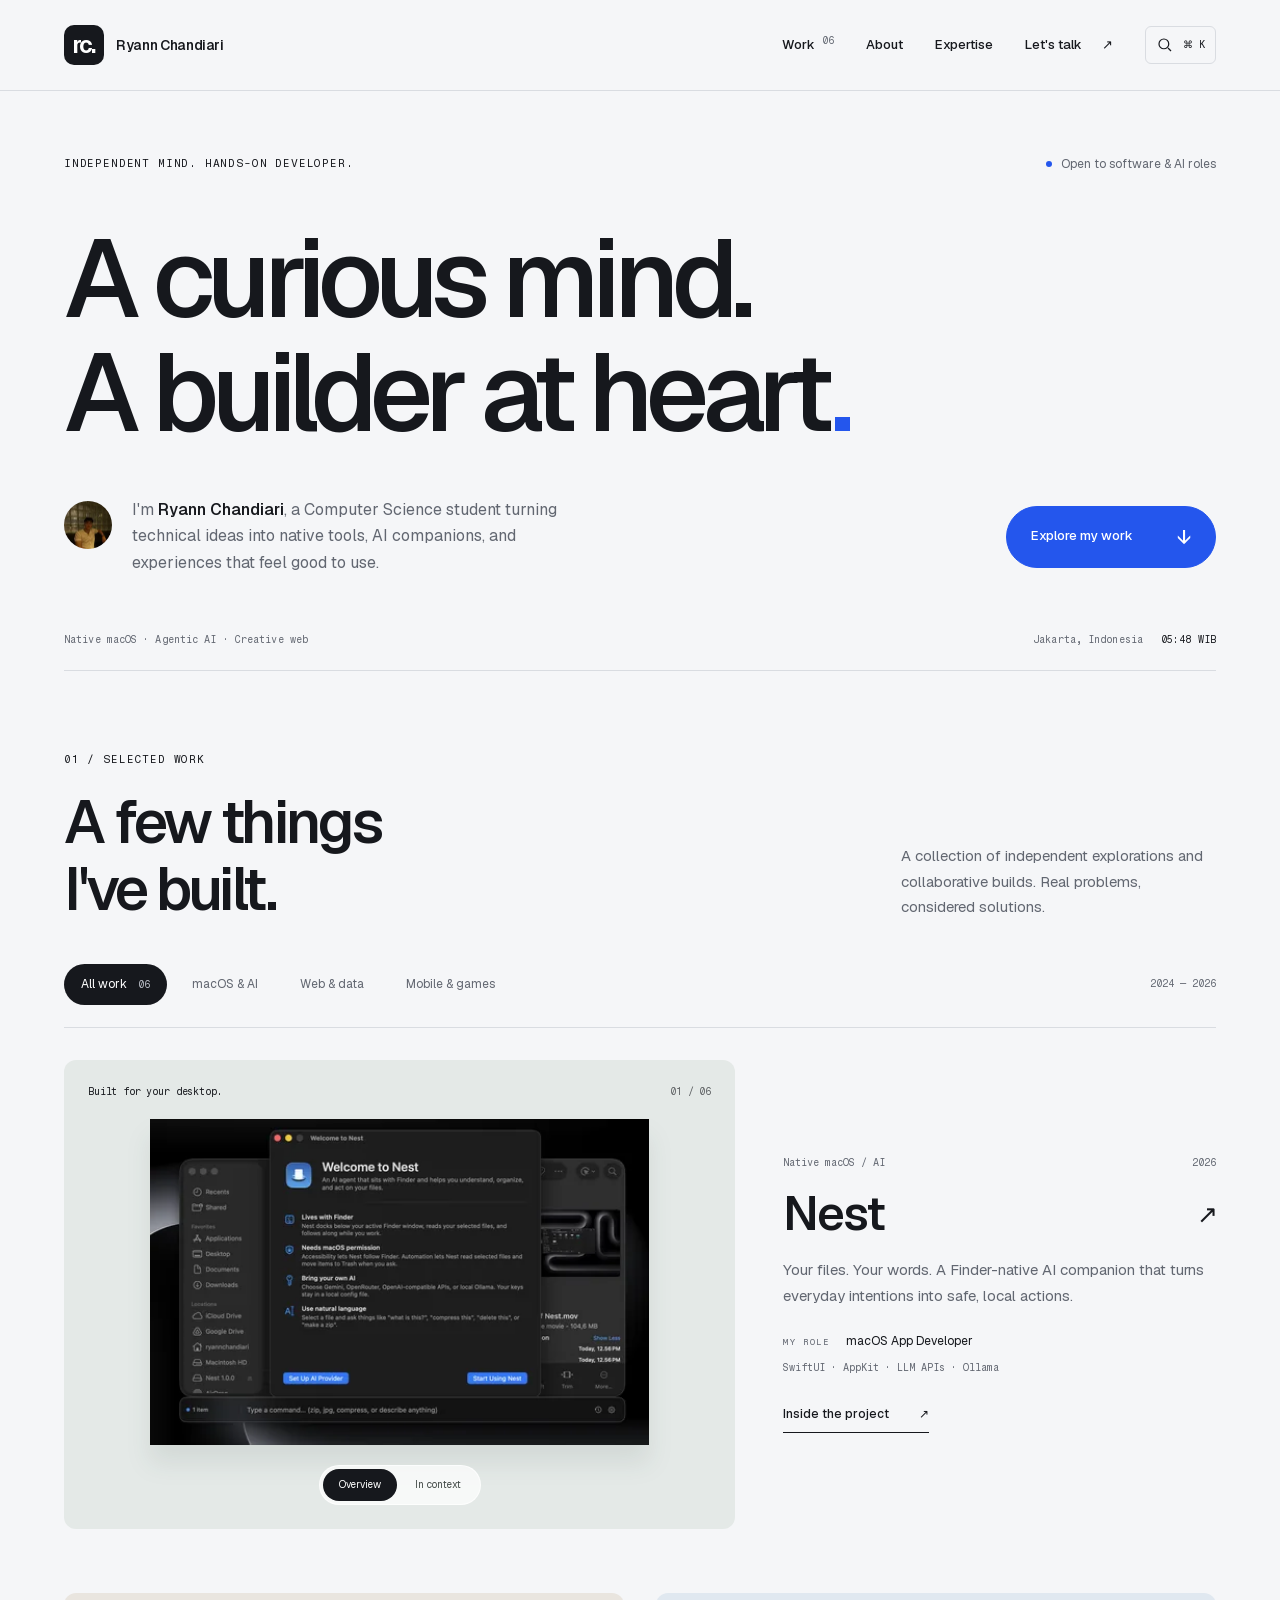
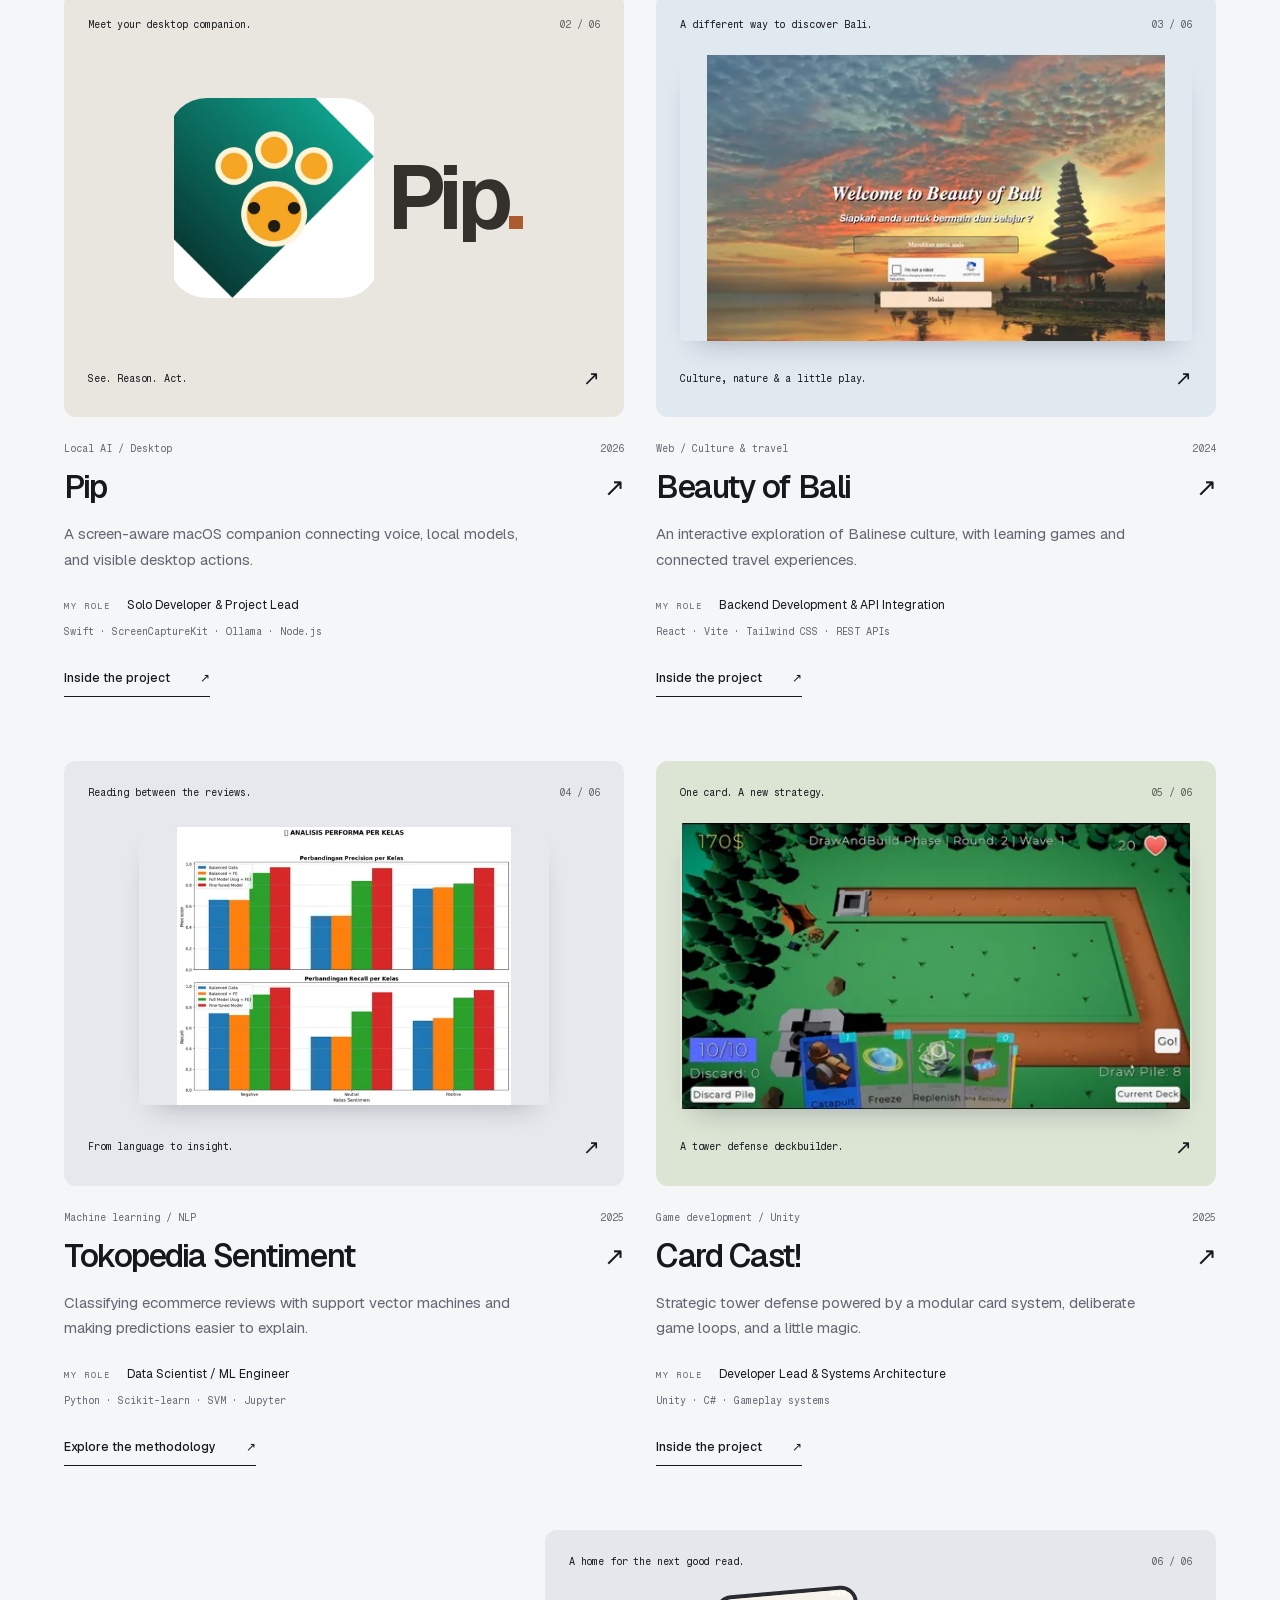
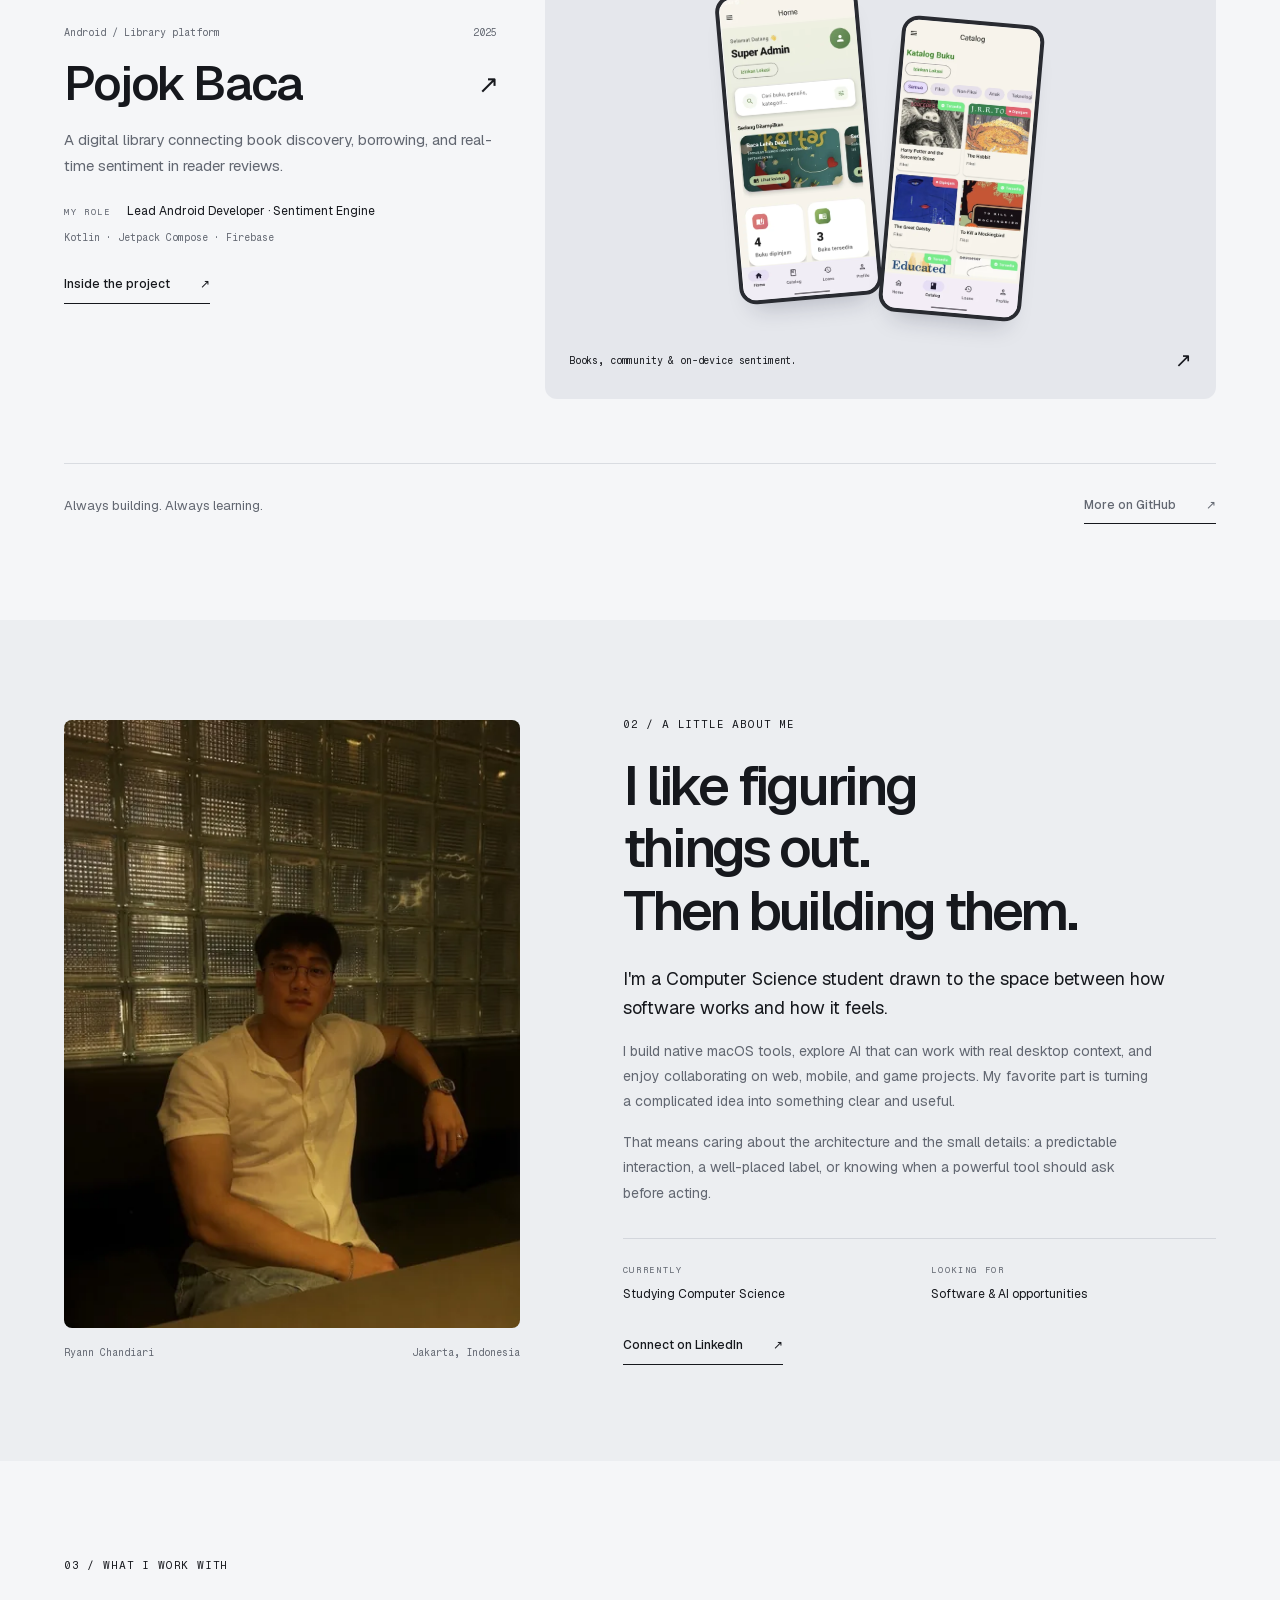
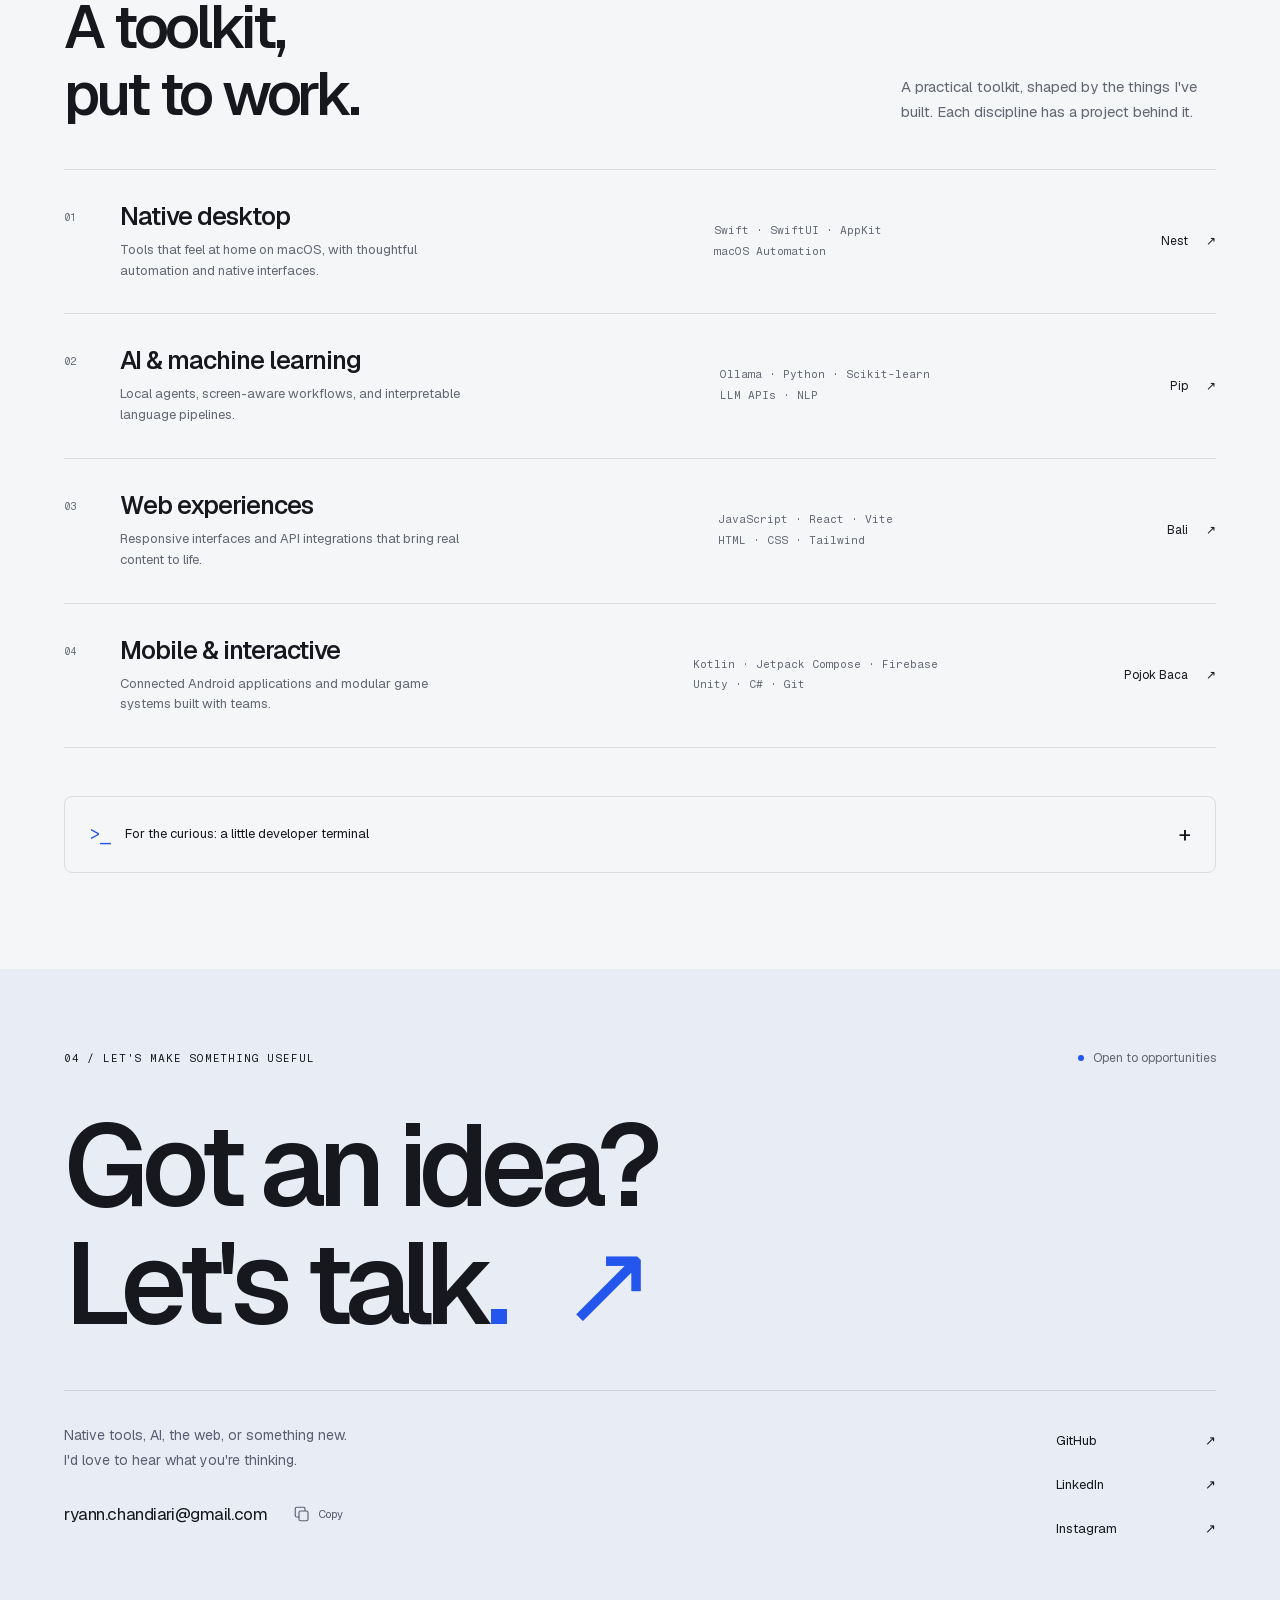
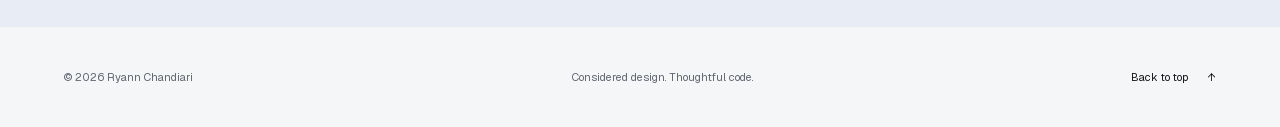
<file: index.html>
<!doctype html>
<html lang="en">
    <head>
        <meta charset="UTF-8" />
        <meta name="viewport" content="width=device-width, initial-scale=1" />
        <meta
            name="description"
            content="Ryann Chandiari — Computer Science student and developer in Indonesia. Native macOS tools, agentic AI, and thoughtful digital experiences."
        />
        <meta name="theme-color" content="#f5f6f8" />
        <meta
            property="og:title"
            content="Ryann Chandiari — A curious mind. A builder at heart."
        />
        <meta
            property="og:description"
            content="Native macOS tools, AI companions, and considered digital experiences. Explore selected work by Ryann Chandiari."
        />
        <meta property="og:type" content="website" />
        <meta property="og:url" content="https://ryann.my.id/" />
        <meta
            property="og:image"
            content="https://ryann.my.id/assets/social-preview.png"
        />
        <meta name="twitter:card" content="summary_large_image" />
        <link rel="canonical" href="https://ryann.my.id/" />
        <link rel="icon" href="assets/favicon.svg" type="image/svg+xml" />
        <link
            rel="preload"
            href="assets/fonts/geist-latin.woff2"
            as="font"
            type="font/woff2"
            crossorigin
        />
        <link rel="stylesheet" href="style.css" />
        <script src="script.js" defer></script>
        <title>Ryann Chandiari — Software & Creative Developer</title>
    </head>
    <body id="top">
        <a href="#content" class="skip-link">Skip to content</a>
        <header class="site-header">
            <div class="header-inner container">
                <a class="brand" href="#top" aria-label="Ryann Chandiari, home"
                    ><span class="brand-mark" aria-hidden="true">rc.</span
                    ><span class="brand-name">Ryann Chandiari</span></a
                >
                <nav class="desktop-nav" aria-label="Main navigation">
                    <a href="#work">Work <span class="nav-count">06</span></a>
                    <a href="#about">About</a>
                    <a href="#skills">Expertise</a>
                    <a href="#contact" class="nav-contact"
                        >Let's talk <span aria-hidden="true">↗</span></a
                    >
                </nav>
                <div class="header-actions">
                    <button
                        class="search-trigger"
                        type="button"
                        data-open-search
                        aria-label="Search projects and navigation, Command or Control K"
                    >
                        <svg
                            width="18"
                            height="18"
                            viewBox="0 0 24 24"
                            fill="none"
                            stroke="currentColor"
                            stroke-width="1.6"
                            aria-hidden="true"
                        >
                            <circle cx="10.5" cy="10.5" r="6.5" />
                            <path d="m16 16 4 4" /></svg
                        ><kbd>⌘ K</kbd>
                    </button>
                    <button
                        class="menu-toggle"
                        id="menuToggle"
                        type="button"
                        aria-controls="mobileMenu"
                        aria-expanded="false"
                    >
                        Menu <span aria-hidden="true">☰</span>
                    </button>
                </div>
            </div>
        </header>
        <dialog
            id="mobileMenu"
            class="mobile-menu"
            aria-labelledby="mobileMenuTitle"
        >
            <div class="mobile-menu-header">
                <span class="eyebrow" id="mobileMenuTitle"
                    >Explore the portfolio</span
                ><button
                    class="menu-close"
                    type="button"
                    data-close-dialog
                    aria-label="Close menu"
                >
                    ✕
                </button>
            </div>
            <nav aria-label="Mobile navigation">
                <a href="#work"
                    ><span>01</span> Selected work
                    <span aria-hidden="true">↗</span></a
                ><a href="#about"
                    ><span>02</span> About me
                    <span aria-hidden="true">↗</span></a
                ><a href="#skills"
                    ><span>03</span> Expertise
                    <span aria-hidden="true">↗</span></a
                ><a href="#contact"
                    ><span>04</span> Let's talk
                    <span aria-hidden="true">↗</span></a
                >
            </nav>
            <div class="mobile-menu-footer">
                <p>Based in Indonesia.<br />Open to what's next.</p>
                <a href="mailto:ryann.chandiari@gmail.com"
                    >ryann.chandiari@gmail.com</a
                >
            </div>
        </dialog>
        <main id="content" tabindex="-1">
            <section class="hero container" aria-labelledby="heroTitle">
                <div class="hero-topline">
                    <p class="eyebrow">Independent mind. Hands-on developer.</p>
                    <span class="availability"
                        ><span class="status-dot" aria-hidden="true"></span>
                        Open to software & AI roles</span
                    >
                </div>
                <h1 id="heroTitle">
                    <span>A curious mind.</span
                    ><span
                        >A builder at heart<span class="title-period"
                            >.</span
                        ></span
                    >
                </h1>
                <div class="hero-bottom">
                    <div class="hero-introduction">
                        <img
                            src="assets/optimized/ryann-avatar.webp"
                            alt=""
                            width="96"
                            height="127"
                            class="hero-avatar"
                        />
                        <p>
                            I'm <strong>Ryann Chandiari</strong>, a Computer
                            Science student turning technical ideas into native
                            tools, AI companions, and experiences that feel good
                            to use.
                        </p>
                    </div>
                    <a href="#work" class="button button-primary"
                        >Explore my work <span aria-hidden="true">↓</span></a
                    >
                </div>
                <div class="hero-footnote">
                    <span>Native macOS · Agentic AI · Creative web</span
                    ><span
                        >Jakarta, Indonesia
                        <span class="local-time" data-local-time></span
                    ></span>
                </div>
            </section>

            <section
                class="work-section container section"
                id="work"
                aria-labelledby="workTitle"
            >
                <div class="section-heading" data-reveal>
                    <div>
                        <p class="eyebrow">01 / Selected work</p>
                        <h2 id="workTitle">A few things<br />I've built.</h2>
                    </div>
                    <p class="section-intro">
                        A collection of independent explorations and
                        collaborative builds. Real problems, considered
                        solutions.
                    </p>
                </div>
                <div class="work-toolbar">
                    <div
                        class="project-filters"
                        role="group"
                        aria-label="Filter projects"
                    >
                        <button
                            type="button"
                            class="filter-button"
                            data-filter="all"
                            aria-pressed="true"
                        >
                            All work <span>06</span></button
                        ><button
                            type="button"
                            class="filter-button"
                            data-filter="native"
                            aria-pressed="false"
                        >
                            macOS & AI</button
                        ><button
                            type="button"
                            class="filter-button"
                            data-filter="web"
                            aria-pressed="false"
                        >
                            Web & data</button
                        ><button
                            type="button"
                            class="filter-button"
                            data-filter="interactive"
                            aria-pressed="false"
                        >
                            Mobile & games
                        </button>
                    </div>
                    <span class="work-range">2024 — 2026</span>
                </div>
                <p class="sr-only" id="filterStatus" role="status">
                    Showing all 6 projects.
                </p>
                <div class="project-grid" id="projectGrid">
                    <article
                        class="project project-featured"
                        data-category="native"
                        data-reveal
                    >
                        <div class="project-media nest-media">
                            <div class="media-topline">
                                <span>Built for your desktop.</span
                                ><span class="media-index">01 / 06</span>
                            </div>
                            <a
                                href="nest.html"
                                class="project-image-link"
                                aria-label="Read the Nest case study"
                                ><img
                                    id="nestPreview"
                                    src="assets/optimized/nest-hero.webp"
                                    srcset="
                                        assets/optimized/nest-hero-480.webp  480w,
                                        assets/optimized/nest-hero-800.webp  800w,
                                        assets/optimized/nest-hero.webp     1600w
                                    "
                                    sizes="(max-width: 650px) calc(100vw - 80px), (max-width: 800px) calc(100vw - 120px), 50vw"
                                    alt="Nest's welcome screen explaining its Finder-native AI companion"
                                    width="1600"
                                    height="1045"
                                    loading="lazy"
                                    decoding="async"
                            /></a>
                            <div
                                class="preview-controls"
                                role="group"
                                aria-label="Nest screenshot preview"
                            >
                                <button
                                    type="button"
                                    data-preview="assets/optimized/nest-hero.webp"
                                    data-preview-srcset="assets/optimized/nest-hero-480.webp 480w, assets/optimized/nest-hero-800.webp 800w, assets/optimized/nest-hero.webp 1600w"
                                    data-preview-alt="Nest's welcome screen explaining its Finder-native AI companion"
                                    aria-pressed="true"
                                >
                                    Overview</button
                                ><button
                                    type="button"
                                    data-preview="assets/optimized/nest-2.webp"
                                    data-preview-srcset="assets/optimized/nest-2-480.webp 480w, assets/optimized/nest-2-800.webp 800w, assets/optimized/nest-2.webp 1600w"
                                    data-preview-alt="Nest's Auto-run settings showing which file actions require confirmation"
                                    aria-pressed="false"
                                >
                                    In context
                                </button>
                            </div>
                        </div>
                        <div class="project-info">
                            <div class="project-meta">
                                <span>Native macOS / AI</span><span>2026</span>
                            </div>
                            <h3>
                                <a href="nest.html"
                                    >Nest
                                    <span
                                        class="project-arrow"
                                        aria-hidden="true"
                                        >↗</span
                                    ></a
                                >
                            </h3>
                            <p>
                                Your files. Your words. A Finder-native AI
                                companion that turns everyday intentions into
                                safe, local actions.
                            </p>
                            <div class="project-details-line">
                                <span class="eyebrow">My role</span
                                ><span>macOS App Developer</span>
                            </div>
                            <p class="project-tech">
                                SwiftUI · AppKit · LLM APIs · Ollama
                            </p>
                            <a href="nest.html" class="text-link"
                                >Inside the project
                                <span aria-hidden="true">↗</span></a
                            >
                        </div>
                    </article>
                    <article class="project" data-category="native" data-reveal>
                        <a
                            href="pip.html"
                            class="project-media pip-media"
                            aria-label="Read the Pip case study"
                            ><div class="media-topline">
                                <span>Meet your desktop companion.</span
                                ><span class="media-index">02 / 06</span>
                            </div>
                            <div class="pip-composition">
                                <img
                                    src="assets/optimized/pip-icon.webp"
                                    alt="Pip's illustrated macOS companion app icon"
                                    width="512"
                                    height="512"
                                    loading="lazy"
                                    decoding="async"
                                /><span class="pip-wordmark"
                                    >Pip<span>.</span></span
                                >
                            </div>
                            <div class="media-caption">
                                <span>See. Reason. Act.</span
                                ><span aria-hidden="true">↗</span>
                            </div></a
                        >
                        <div class="project-info">
                            <div class="project-meta">
                                <span>Local AI / Desktop</span><span>2026</span>
                            </div>
                            <h3>
                                <a href="pip.html"
                                    >Pip
                                    <span
                                        class="project-arrow"
                                        aria-hidden="true"
                                        >↗</span
                                    ></a
                                >
                            </h3>
                            <p>
                                A screen-aware macOS companion connecting voice,
                                local models, and visible desktop actions.
                            </p>
                            <div class="project-details-line">
                                <span class="eyebrow">My role</span
                                ><span>Solo Developer & Project Lead</span>
                            </div>
                            <p class="project-tech">
                                Swift · ScreenCaptureKit · Ollama · Node.js
                            </p>
                            <a href="pip.html" class="text-link"
                                >Inside the project
                                <span aria-hidden="true">↗</span></a
                            >
                        </div>
                    </article>
                    <article class="project" data-category="web" data-reveal>
                        <a
                            href="beautyofbali.html"
                            class="project-media bali-media"
                            aria-label="Read the Beauty of Bali case study"
                            ><div class="media-topline">
                                <span>A different way to discover Bali.</span
                                ><span class="media-index">03 / 06</span>
                            </div>
                            <img
                                src="assets/optimized/beautyofbali-hero.webp"
                                srcset="
                                    assets/optimized/beautyofbali-hero-480.webp  480w,
                                    assets/optimized/beautyofbali-hero-800.webp  800w,
                                    assets/optimized/beautyofbali-hero.webp     1440w
                                "
                                sizes="(max-width: 650px) calc(100vw - 80px), 40vw"
                                alt="Beauty of Bali's illustrated travel and culture website"
                                width="1440"
                                height="900"
                                loading="lazy"
                                decoding="async"
                            />
                            <div class="media-caption">
                                <span>Culture, nature & a little play.</span
                                ><span aria-hidden="true">↗</span>
                            </div></a
                        >
                        <div class="project-info">
                            <div class="project-meta">
                                <span>Web / Culture & travel</span
                                ><span>2024</span>
                            </div>
                            <h3>
                                <a href="beautyofbali.html"
                                    >Beauty of Bali
                                    <span
                                        class="project-arrow"
                                        aria-hidden="true"
                                        >↗</span
                                    ></a
                                >
                            </h3>
                            <p>
                                An interactive exploration of Balinese culture,
                                with learning games and connected travel
                                experiences.
                            </p>
                            <div class="project-details-line">
                                <span class="eyebrow">My role</span
                                ><span
                                    >Backend Development & API Integration</span
                                >
                            </div>
                            <p class="project-tech">
                                React · Vite · Tailwind CSS · REST APIs
                            </p>
                            <a href="beautyofbali.html" class="text-link"
                                >Inside the project
                                <span aria-hidden="true">↗</span></a
                            >
                        </div>
                    </article>
                    <article class="project" data-category="web" data-reveal>
                        <a
                            href="tokopedia.html"
                            class="project-media data-media"
                            aria-label="Read the Tokopedia sentiment analysis case study"
                            ><div class="media-topline">
                                <span>Reading between the reviews.</span
                                ><span class="media-index">04 / 06</span>
                            </div>
                            <img
                                src="assets/optimized/tokopedia_graph_6.webp"
                                srcset="
                                    assets/optimized/tokopedia_graph_6-480.webp  480w,
                                    assets/optimized/tokopedia_graph_6-800.webp  800w,
                                    assets/optimized/tokopedia_graph_6.webp     1189w
                                "
                                sizes="(max-width: 650px) calc(100vw - 80px), 40vw"
                                alt="Actual model evaluation charts from the Tokopedia sentiment analysis notebook"
                                width="1189"
                                height="994"
                                loading="lazy"
                                decoding="async"
                            />
                            <div class="media-caption">
                                <span>From language to insight.</span
                                ><span aria-hidden="true">↗</span>
                            </div></a
                        >
                        <div class="project-info">
                            <div class="project-meta">
                                <span>Machine learning / NLP</span
                                ><span>2025</span>
                            </div>
                            <h3>
                                <a href="tokopedia.html"
                                    >Tokopedia Sentiment
                                    <span
                                        class="project-arrow"
                                        aria-hidden="true"
                                        >↗</span
                                    ></a
                                >
                            </h3>
                            <p>
                                Classifying ecommerce reviews with support
                                vector machines and making predictions easier to
                                explain.
                            </p>
                            <div class="project-details-line">
                                <span class="eyebrow">My role</span
                                ><span>Data Scientist / ML Engineer</span>
                            </div>
                            <p class="project-tech">
                                Python · Scikit-learn · SVM · Jupyter
                            </p>
                            <a href="tokopedia.html" class="text-link"
                                >Explore the methodology
                                <span aria-hidden="true">↗</span></a
                            >
                        </div>
                    </article>
                    <article
                        class="project"
                        data-category="interactive"
                        data-reveal
                    >
                        <a
                            href="cardcast.html"
                            class="project-media game-media"
                            aria-label="Read the Card Cast case study"
                            ><div class="media-topline">
                                <span>One card. A new strategy.</span
                                ><span class="media-index">05 / 06</span>
                            </div>
                            <img
                                src="assets/optimized/cardcast_build.webp"
                                srcset="
                                    assets/optimized/cardcast_build-480.webp  480w,
                                    assets/optimized/cardcast_build-800.webp  800w,
                                    assets/optimized/cardcast_build.webp     1600w
                                "
                                sizes="(max-width: 650px) calc(100vw - 80px), 40vw"
                                alt="Card Cast gameplay with a card hand and defensive towers in a low-poly forest"
                                width="1600"
                                height="900"
                                loading="lazy"
                                decoding="async"
                            />
                            <div class="media-caption">
                                <span>A tower defense deckbuilder.</span
                                ><span aria-hidden="true">↗</span>
                            </div></a
                        >
                        <div class="project-info">
                            <div class="project-meta">
                                <span>Game development / Unity</span
                                ><span>2025</span>
                            </div>
                            <h3>
                                <a href="cardcast.html"
                                    >Card Cast!
                                    <span
                                        class="project-arrow"
                                        aria-hidden="true"
                                        >↗</span
                                    ></a
                                >
                            </h3>
                            <p>
                                Strategic tower defense powered by a modular
                                card system, deliberate game loops, and a little
                                magic.
                            </p>
                            <div class="project-details-line">
                                <span class="eyebrow">My role</span
                                ><span
                                    >Developer Lead & Systems Architecture</span
                                >
                            </div>
                            <p class="project-tech">
                                Unity · C# · Gameplay systems
                            </p>
                            <a href="cardcast.html" class="text-link"
                                >Inside the project
                                <span aria-hidden="true">↗</span></a
                            >
                        </div>
                    </article>
                    <article
                        class="project"
                        data-category="interactive"
                        data-reveal
                    >
                        <a
                            href="tamanbaca.html"
                            class="project-media library-media"
                            aria-label="Read the Pojok Baca case study"
                            ><div class="media-topline">
                                <span>A home for the next good read.</span
                                ><span class="media-index">06 / 06</span>
                            </div>
                            <div class="phone-composition">
                                <img
                                    src="assets/optimized/tamanbaca_home.webp"
                                    srcset="
                                        assets/optimized/tamanbaca_home-360.webp 360w,
                                        assets/optimized/tamanbaca_home.webp     684w
                                    "
                                    sizes="(max-width: 650px) 25vw, 15vw"
                                    alt="Pojok Baca's Android library home screen"
                                    width="684"
                                    height="1526"
                                    loading="lazy"
                                    decoding="async"
                                /><img
                                    src="assets/optimized/tamanbaca_catalog.webp"
                                    srcset="
                                        assets/optimized/tamanbaca_catalog-360.webp 360w,
                                        assets/optimized/tamanbaca_catalog.webp     714w
                                    "
                                    sizes="(max-width: 650px) 25vw, 15vw"
                                    alt="Pojok Baca's searchable book catalogue"
                                    width="714"
                                    height="1528"
                                    loading="lazy"
                                    decoding="async"
                                />
                            </div>
                            <div class="media-caption">
                                <span
                                    >Books, community & on-device
                                    sentiment.</span
                                ><span aria-hidden="true">↗</span>
                            </div></a
                        >
                        <div class="project-info">
                            <div class="project-meta">
                                <span>Android / Library platform</span
                                ><span>2025</span>
                            </div>
                            <h3>
                                <a href="tamanbaca.html"
                                    >Pojok Baca
                                    <span
                                        class="project-arrow"
                                        aria-hidden="true"
                                        >↗</span
                                    ></a
                                >
                            </h3>
                            <p>
                                A digital library connecting book discovery,
                                borrowing, and real-time sentiment in reader
                                reviews.
                            </p>
                            <div class="project-details-line">
                                <span class="eyebrow">My role</span
                                ><span
                                    >Lead Android Developer · Sentiment
                                    Engine</span
                                >
                            </div>
                            <p class="project-tech">
                                Kotlin · Jetpack Compose · Firebase
                            </p>
                            <a href="tamanbaca.html" class="text-link"
                                >Inside the project
                                <span aria-hidden="true">↗</span></a
                            >
                        </div>
                    </article>
                </div>
                <div class="work-footer">
                    <p>Always building. Always learning.</p>
                    <a
                        href="https://github.com/HyperOrb"
                        target="_blank"
                        rel="noopener noreferrer"
                        class="text-link"
                        >More on GitHub <span aria-hidden="true">↗</span></a
                    >
                </div>
            </section>

            <section
                class="about-section section"
                id="about"
                aria-labelledby="aboutTitle"
            >
                <div class="container about-layout">
                    <div class="about-portrait" data-reveal>
                        <img
                            src="assets/optimized/ryann.webp"
                            srcset="
                                assets/optimized/ryann-480.webp 480w,
                                assets/optimized/ryann.webp     880w
                            "
                            sizes="(max-width: 650px) calc(100vw - 40px), 35vw"
                            alt="Ryann Chandiari wearing a white shirt"
                            width="880"
                            height="1168"
                            loading="lazy"
                            decoding="async"
                        />
                        <div class="portrait-caption">
                            <span>Ryann Chandiari</span
                            ><span>Jakarta, Indonesia</span>
                        </div>
                    </div>
                    <div class="about-copy" data-reveal>
                        <p class="eyebrow">02 / A little about me</p>
                        <h2 id="aboutTitle">
                            I like figuring<br />things out.<br />Then building
                            them.
                        </h2>
                        <p class="about-lead">
                            I'm a Computer Science student drawn to the space
                            between how software works and how it feels.
                        </p>
                        <p>
                            I build native macOS tools, explore AI that can work
                            with real desktop context, and enjoy collaborating
                            on web, mobile, and game projects. My favorite part
                            is turning a complicated idea into something clear
                            and useful.
                        </p>
                        <p>
                            That means caring about the architecture and the
                            small details: a predictable interaction, a
                            well-placed label, or knowing when a powerful tool
                            should ask before acting.
                        </p>
                        <div class="about-facts">
                            <div>
                                <span class="eyebrow">Currently</span
                                ><span>Studying Computer Science</span>
                            </div>
                            <div>
                                <span class="eyebrow">Looking for</span
                                ><span>Software & AI opportunities</span>
                            </div>
                        </div>
                        <a
                            href="https://www.linkedin.com/in/rynnchan"
                            target="_blank"
                            rel="noopener noreferrer"
                            class="text-link"
                            >Connect on LinkedIn
                            <span aria-hidden="true">↗</span></a
                        >
                    </div>
                </div>
            </section>

            <section
                class="skills-section container section"
                id="skills"
                aria-labelledby="skillsTitle"
            >
                <div class="section-heading" data-reveal>
                    <div>
                        <p class="eyebrow">03 / What I work with</p>
                        <h2 id="skillsTitle">A toolkit,<br />put to work.</h2>
                    </div>
                    <p class="section-intro">
                        A practical toolkit, shaped by the things I've built.
                        Each discipline has a project behind it.
                    </p>
                </div>
                <div class="capabilities">
                    <article class="capability" data-reveal>
                        <span class="capability-number">01</span>
                        <div>
                            <h3>Native desktop</h3>
                            <p>
                                Tools that feel at home on macOS, with
                                thoughtful automation and native interfaces.
                            </p>
                        </div>
                        <div class="capability-tools">
                            Swift · SwiftUI · AppKit<br />macOS Automation
                        </div>
                        <a
                            href="nest.html"
                            aria-label="See native desktop work in Nest"
                            >Nest <span aria-hidden="true">↗</span></a
                        >
                    </article>
                    <article class="capability" data-reveal>
                        <span class="capability-number">02</span>
                        <div>
                            <h3>AI & machine learning</h3>
                            <p>
                                Local agents, screen-aware workflows, and
                                interpretable language pipelines.
                            </p>
                        </div>
                        <div class="capability-tools">
                            Ollama · Python · Scikit-learn<br />LLM APIs · NLP
                        </div>
                        <a href="pip.html" aria-label="See AI work in Pip"
                            >Pip <span aria-hidden="true">↗</span></a
                        >
                    </article>
                    <article class="capability" data-reveal>
                        <span class="capability-number">03</span>
                        <div>
                            <h3>Web experiences</h3>
                            <p>
                                Responsive interfaces and API integrations that
                                bring real content to life.
                            </p>
                        </div>
                        <div class="capability-tools">
                            JavaScript · React · Vite<br />HTML · CSS · Tailwind
                        </div>
                        <a
                            href="beautyofbali.html"
                            aria-label="See web work in Beauty of Bali"
                            >Bali <span aria-hidden="true">↗</span></a
                        >
                    </article>
                    <article class="capability" data-reveal>
                        <span class="capability-number">04</span>
                        <div>
                            <h3>Mobile & interactive</h3>
                            <p>
                                Connected Android applications and modular game
                                systems built with teams.
                            </p>
                        </div>
                        <div class="capability-tools">
                            Kotlin · Jetpack Compose · Firebase<br />Unity · C#
                            · Git
                        </div>
                        <a
                            href="tamanbaca.html"
                            aria-label="See mobile work in Pojok Baca"
                            >Pojok Baca <span aria-hidden="true">↗</span></a
                        >
                    </article>
                </div>
                <details class="developer-playground" id="terminal">
                    <summary>
                        <span
                            ><span class="terminal-symbol" aria-hidden="true"
                                >&gt;_</span
                            >
                            For the curious: a little developer terminal</span
                        ><span class="details-toggle" aria-hidden="true"
                            >+</span
                        >
                    </summary>
                    <div class="terminal-panel">
                        <div class="terminal-heading">
                            <span class="eyebrow">ryann@hyperorb ~</span
                            ><span
                                >Try <code>help</code>, <code>projects</code>,
                                or <code>whoami</code></span
                            >
                        </div>
                        <div
                            id="terminalOutput"
                            class="terminal-output"
                            role="log"
                            aria-live="polite"
                            aria-label="Terminal responses"
                        >
                            <p>
                                Welcome. This is a small portfolio playground,
                                running entirely in your browser.
                            </p>
                        </div>
                        <form id="terminalForm" class="terminal-form">
                            <label for="terminalInput">guest ~ $</label
                            ><input
                                id="terminalInput"
                                type="text"
                                placeholder="Type a command…"
                                autocomplete="off"
                                spellcheck="false"
                                maxlength="200"
                                aria-label="Terminal command"
                            /><button
                                type="submit"
                                aria-label="Run terminal command"
                            >
                                ↵
                            </button>
                        </form>
                        <div class="terminal-shortcuts">
                            <button type="button" data-command="help">
                                help</button
                            ><button type="button" data-command="projects">
                                projects</button
                            ><button type="button" data-command="skills">
                                skills</button
                            ><button type="button" data-command="contact">
                                contact</button
                            ><button type="button" data-command="clear">
                                clear
                            </button>
                        </div>
                    </div>
                </details>
            </section>

            <section
                class="contact-section"
                id="contact"
                aria-labelledby="contactTitle"
            >
                <div class="container">
                    <div class="contact-topline">
                        <p class="eyebrow">04 / Let's make something useful</p>
                        <span class="availability"
                            ><span class="status-dot" aria-hidden="true"></span>
                            Open to opportunities</span
                        >
                    </div>
                    <a
                        href="mailto:ryann.chandiari@gmail.com"
                        class="contact-title-link"
                        ><h2 id="contactTitle">
                            Got an idea?<br />Let's talk<span
                                class="title-period"
                                >.</span
                            >
                            <span class="contact-arrow" aria-hidden="true"
                                >↗</span
                            >
                        </h2></a
                    >
                    <div class="contact-bottom">
                        <div>
                            <p>
                                Native tools, AI, the web, or something new.<br />I'd
                                love to hear what you're thinking.
                            </p>
                            <div class="email-row">
                                <a href="mailto:ryann.chandiari@gmail.com"
                                    >ryann.chandiari@gmail.com</a
                                ><button
                                    type="button"
                                    class="copy-email"
                                    data-copy-email
                                    aria-label="Copy email address"
                                >
                                    <svg
                                        width="18"
                                        height="18"
                                        viewBox="0 0 24 24"
                                        fill="none"
                                        stroke="currentColor"
                                        stroke-width="1.5"
                                        aria-hidden="true"
                                    >
                                        <rect
                                            x="8"
                                            y="8"
                                            width="12"
                                            height="13"
                                            rx="2"
                                        />
                                        <path
                                            d="M16 8V5a2 2 0 0 0-2-2H5a2 2 0 0 0-2 2v9a2 2 0 0 0 2 2h3"
                                        /></svg
                                    ><span data-copy-label>Copy</span>
                                </button>
                            </div>
                        </div>
                        <div class="social-links">
                            <a
                                href="https://github.com/HyperOrb"
                                target="_blank"
                                rel="noopener noreferrer"
                                >GitHub <span aria-hidden="true">↗</span></a
                            ><a
                                href="https://www.linkedin.com/in/rynnchan"
                                target="_blank"
                                rel="noopener noreferrer"
                                >LinkedIn <span aria-hidden="true">↗</span></a
                            ><a
                                href="https://www.instagram.com/rynnchn_/"
                                target="_blank"
                                rel="noopener noreferrer"
                                >Instagram <span aria-hidden="true">↗</span></a
                            >
                        </div>
                    </div>
                </div>
            </section>
        </main>
        <footer class="site-footer container">
            <p>© <span data-year>2026</span> Ryann Chandiari</p>
            <span>Considered design. Thoughtful code.</span
            ><a href="#top">Back to top <span aria-hidden="true">↑</span></a>
        </footer>
        <dialog
            id="searchDialog"
            class="search-dialog"
            aria-labelledby="searchTitle"
        >
            <div class="search-heading">
                <h2 id="searchTitle">Find your way</h2>
                <button
                    type="button"
                    data-close-dialog
                    class="menu-close"
                    aria-label="Close search"
                >
                    ✕
                </button>
            </div>
            <label class="sr-only" for="searchInput"
                >Search projects or sections</label
            ><input
                id="searchInput"
                type="search"
                placeholder="Search projects or sections…"
                autocomplete="off"
            />
            <div class="search-results" id="searchResults">
                <p class="eyebrow">Projects</p>
                <a
                    href="nest.html"
                    data-search="nest swift native macos finder ai"
                    >Nest <span>macOS / AI ↗</span></a
                ><a
                    href="pip.html"
                    data-search="pip local agent vision desktop ai"
                    >Pip <span>Local AI / Desktop ↗</span></a
                ><a
                    href="beautyofbali.html"
                    data-search="beauty of bali react web culture travel"
                    >Beauty of Bali <span>Web ↗</span></a
                ><a
                    href="tokopedia.html"
                    data-search="tokopedia sentiment python data svm machine learning nlp"
                    >Tokopedia Sentiment <span>Machine learning ↗</span></a
                ><a
                    href="cardcast.html"
                    data-search="card cast unity game csharp"
                    >Card Cast! <span>Game development ↗</span></a
                ><a
                    href="tamanbaca.html"
                    data-search="pojok baca taman android library mobile kotlin firebase"
                    >Pojok Baca <span>Android ↗</span></a
                >
                <p class="eyebrow">Explore</p>
                <a href="#about" data-search="about profile ryann"
                    >About me <span>↓</span></a
                ><a
                    href="#skills"
                    data-search="skills expertise tools technology terminal"
                    >Expertise <span>↓</span></a
                ><a href="#contact" data-search="contact email talk"
                    >Let's talk <span>↓</span></a
                >
            </div>
            <p id="searchEmpty" hidden>
                No matches. Try a project name, technology, or “contact”.
            </p>
            <div class="search-footer">
                <span><kbd>↑</kbd> <kbd>↓</kbd> to explore</span
                ><span><kbd>Esc</kbd> to close</span>
            </div>
        </dialog>
        <div class="toast" id="toast" role="status"></div>
    </body>
</html>
</file>
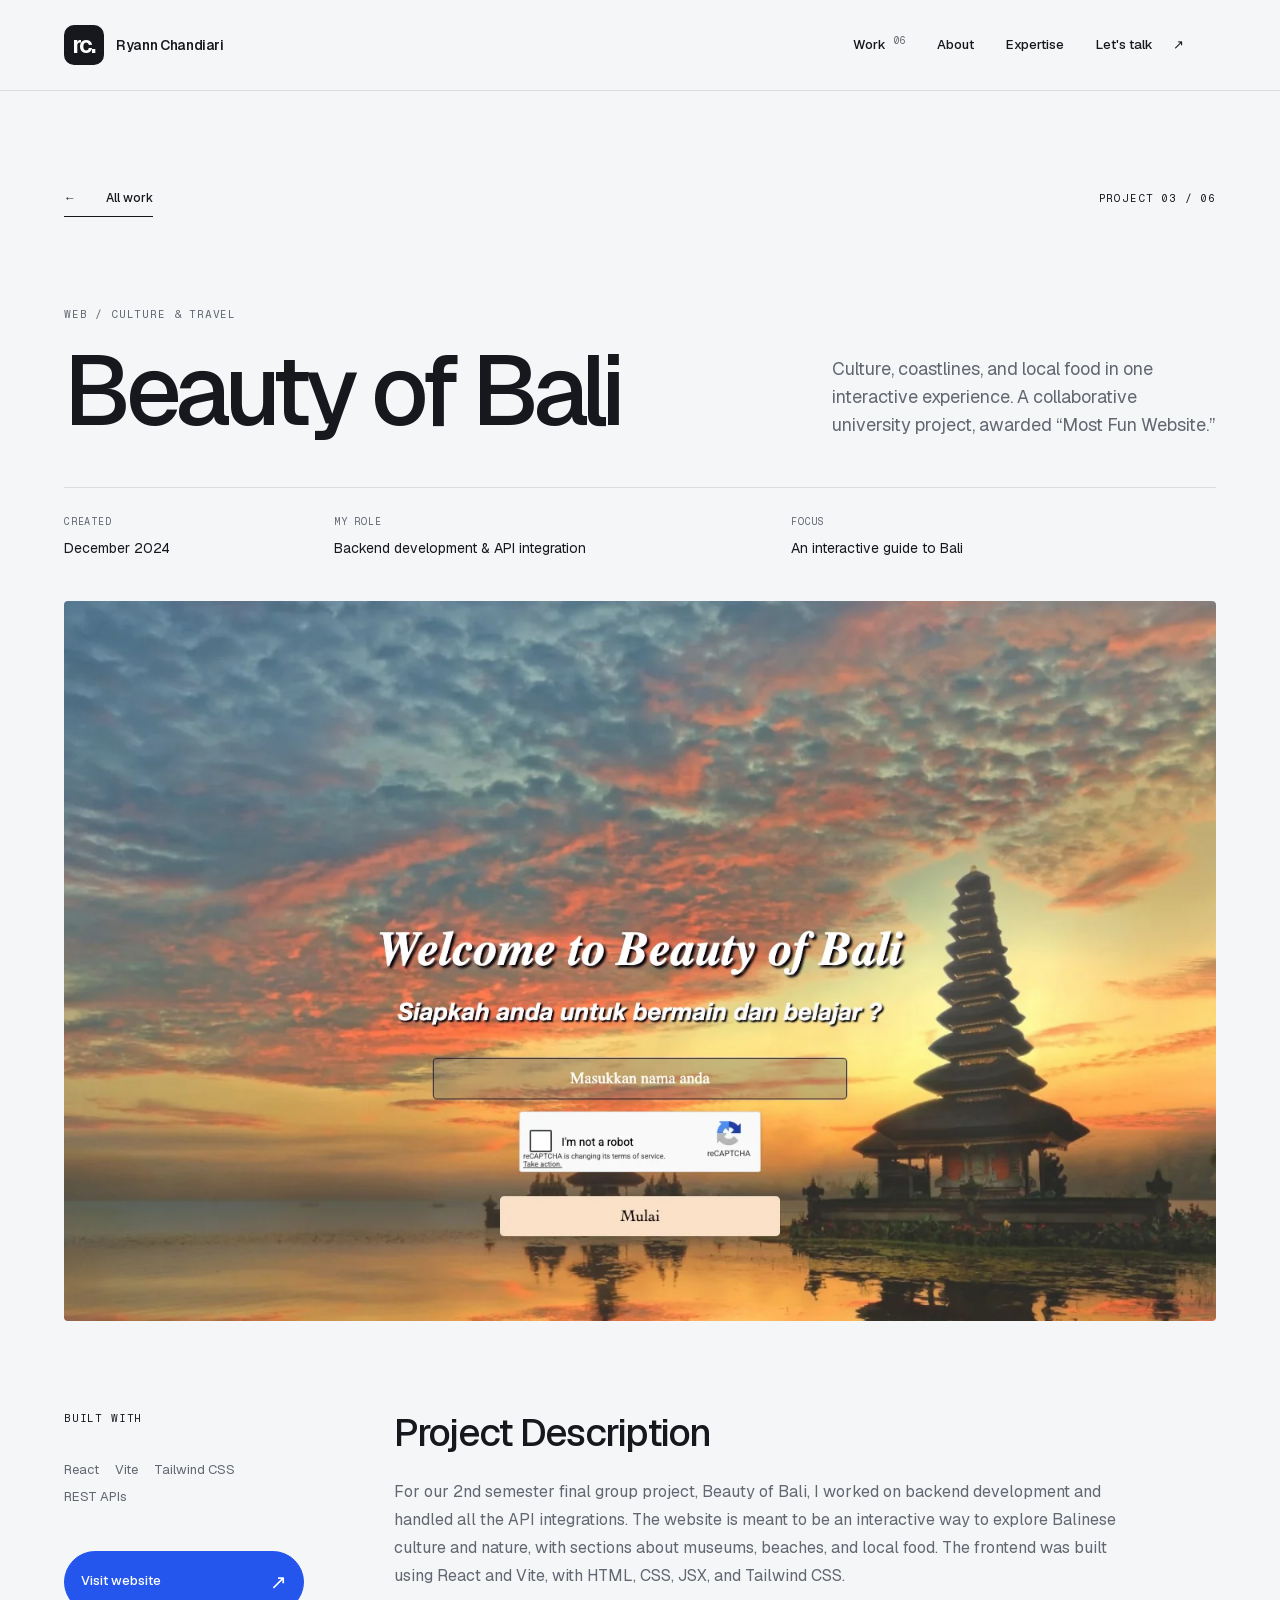
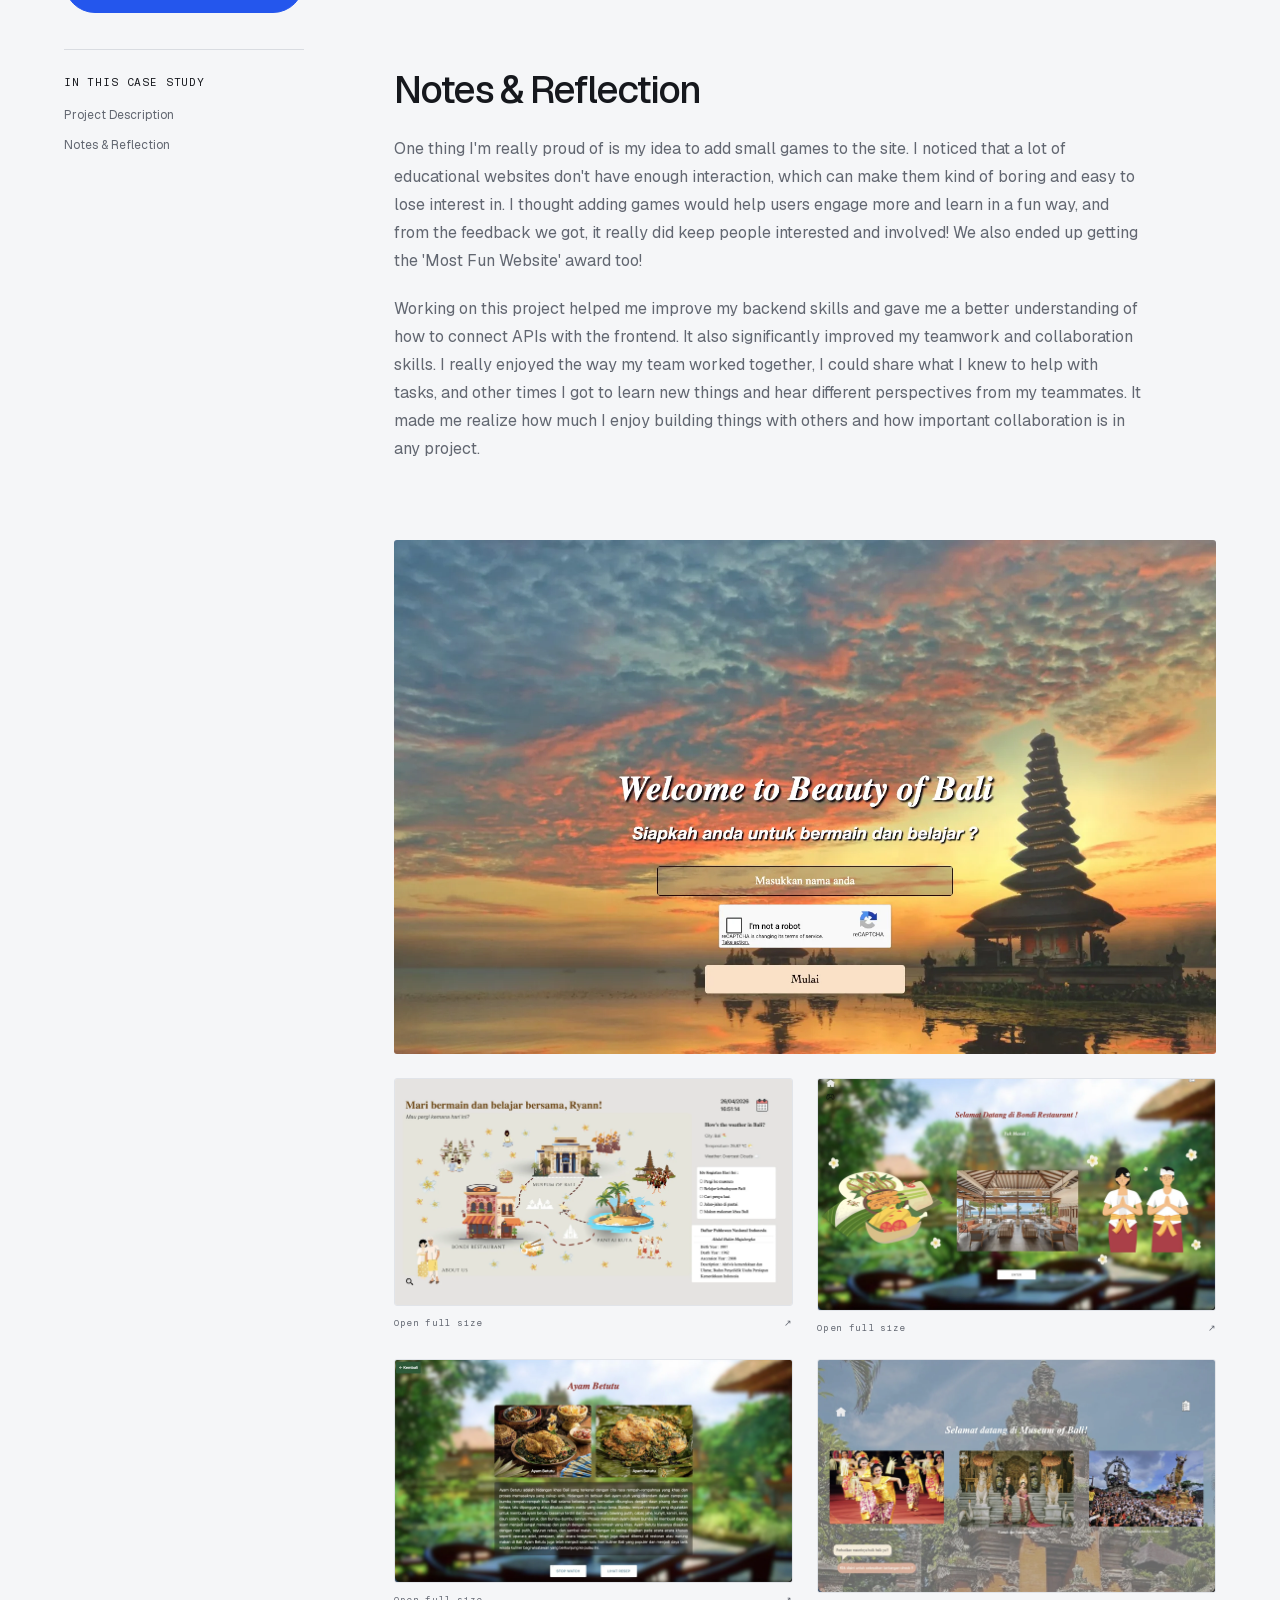
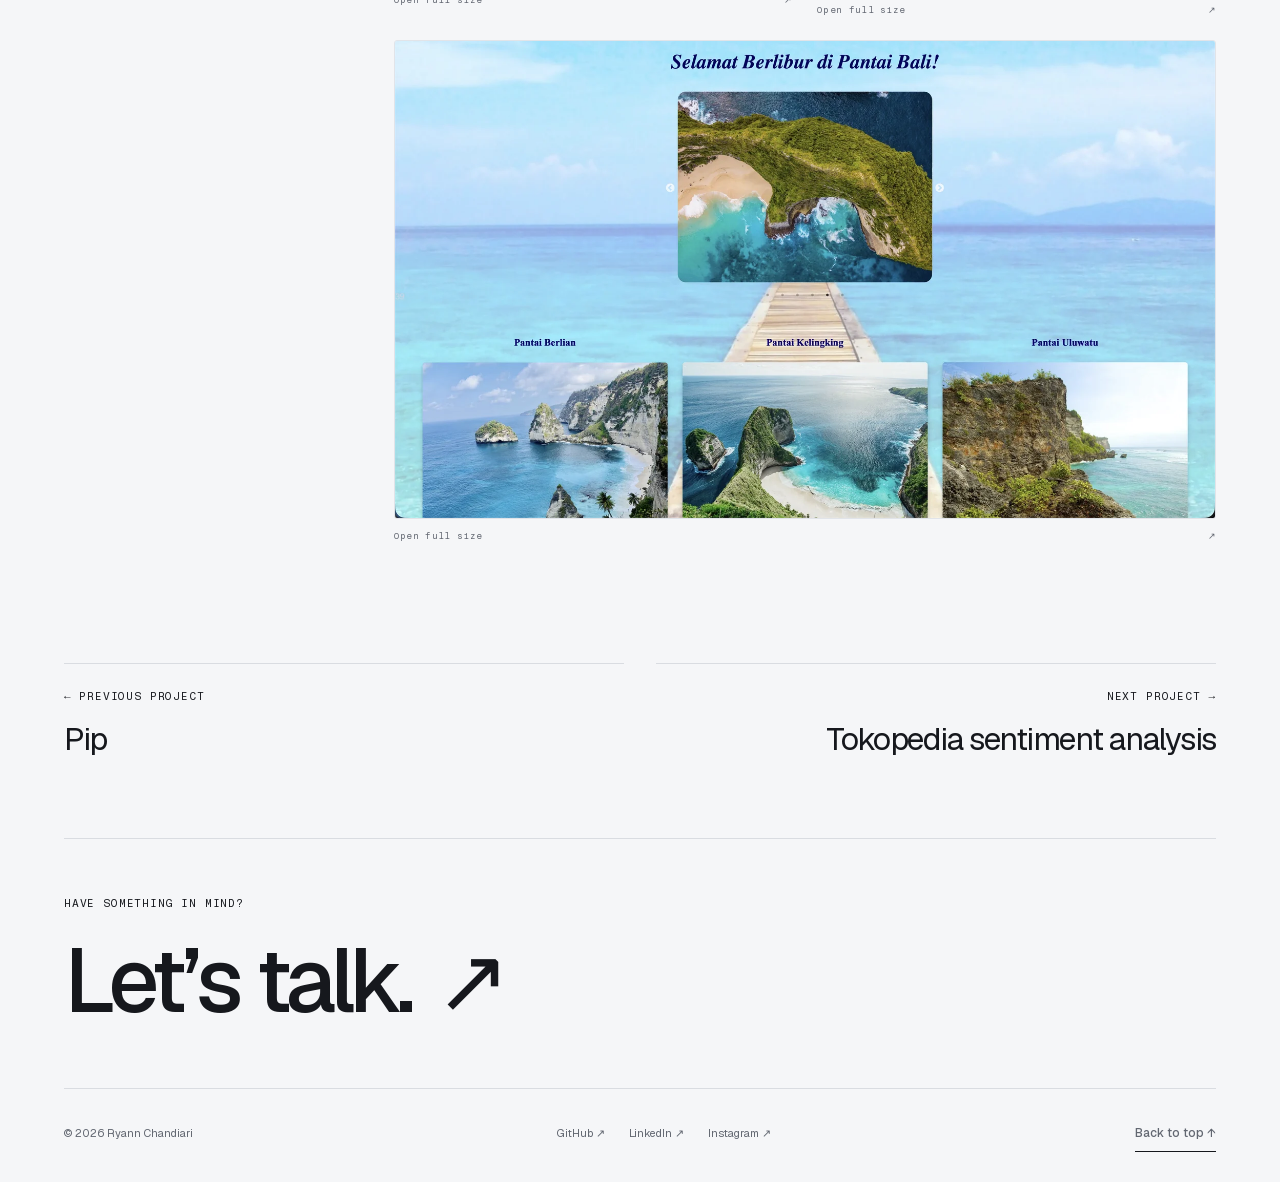
<file: beautyofbali.html>
<!doctype html>
<html lang="en">
    <head>
        <meta charset="UTF-8" />
        <meta name="viewport" content="width=device-width, initial-scale=1.0" />
        <meta
            name="description"
            content="Culture, coastlines, and local food in one interactive experience. A collaborative university project, awarded “Most Fun Website.”"
        />
        <meta name="theme-color" content="#f5f6f8" />
        <meta property="og:title" content="Beauty of Bali — Ryann Chandiari" />
        <meta
            property="og:description"
            content="Culture, coastlines, and local food in one interactive experience. A collaborative university project, awarded “Most Fun Website.”"
        />
        <meta property="og:type" content="website" />
        <title>Beauty of Bali — Ryann Chandiari</title>
        <link rel="canonical" href="https://ryann.my.id/beautyofbali.html" />
        <link rel="icon" href="assets/favicon.svg" type="image/svg+xml" />
        <link rel="stylesheet" href="style.css" />
        <link rel="stylesheet" href="case-study.css" />
        <script src="script.js" defer></script>
    </head>
    <body class="case-page">
        <a class="skip-link" href="#content">Skip to content</a>
        <header class="site-header">
            <div class="header-inner container">
                <a
                    class="brand"
                    href="index.html"
                    aria-label="Ryann Chandiari, home"
                    ><span class="brand-mark" aria-hidden="true">rc.</span
                    ><span class="brand-name">Ryann Chandiari</span></a
                >
                <nav class="desktop-nav" aria-label="Main navigation">
                    <a href="index.html#work"
                        >Work <span class="nav-count">06</span></a
                    >
                    <a href="index.html#about">About</a>
                    <a href="index.html#skills">Expertise</a>
                    <a href="index.html#contact" class="nav-contact"
                        >Let's talk <span aria-hidden="true">↗</span></a
                    >
                </nav>
                <div class="header-actions">
                    <button
                        class="menu-toggle"
                        id="menuToggle"
                        type="button"
                        aria-controls="mobileMenu"
                        aria-expanded="false"
                    >
                        Menu <span aria-hidden="true">☰</span>
                    </button>
                </div>
            </div>
        </header>
        <dialog
            id="mobileMenu"
            class="mobile-menu"
            aria-labelledby="mobileMenuTitle"
        >
            <div class="mobile-menu-header">
                <span class="eyebrow" id="mobileMenuTitle"
                    >Explore the portfolio</span
                ><button
                    class="menu-close"
                    type="button"
                    data-close-dialog
                    aria-label="Close menu"
                >
                    ✕
                </button>
            </div>
            <nav aria-label="Mobile navigation">
                <a href="index.html#work"
                    ><span>01</span> Selected work
                    <span aria-hidden="true">↗</span></a
                ><a href="index.html#about"
                    ><span>02</span> About me
                    <span aria-hidden="true">↗</span></a
                ><a href="index.html#skills"
                    ><span>03</span> Expertise
                    <span aria-hidden="true">↗</span></a
                ><a href="index.html#contact"
                    ><span>04</span> Let's talk
                    <span aria-hidden="true">↗</span></a
                >
            </nav>
            <div class="mobile-menu-footer">
                <p>Based in Indonesia.<br />Open to what's next.</p>
                <a href="mailto:ryann.chandiari@gmail.com"
                    >ryann.chandiari@gmail.com</a
                >
            </div>
        </dialog>
        <main id="content" tabindex="-1">
            <section class="case-hero container" aria-labelledby="caseTitle">
                <div class="case-hero-top">
                    <a class="text-link" href="index.html#work"
                        ><span aria-hidden="true">←</span> All work</a
                    >
                    <span class="eyebrow">Project 03 / 06</span>
                </div>
                <p class="eyebrow case-category">Web / Culture &amp; travel</p>
                <div class="case-title-grid">
                    <h1 id="caseTitle">Beauty of Bali</h1>
                    <p class="case-summary">
                        Culture, coastlines, and local food in one interactive
                        experience. A collaborative university project, awarded
                        “Most Fun Website.”
                    </p>
                </div>
                <dl class="case-overview">
                    <div>
                        <dt>Created</dt>
                        <dd>December 2024</dd>
                    </div>
                    <div>
                        <dt>My role</dt>
                        <dd>Backend development &amp; API integration</dd>
                    </div>
                    <div>
                        <dt>Focus</dt>
                        <dd>An interactive guide to Bali</dd>
                    </div>
                </dl>
                <div class="case-cover">
                    <img
                        src="assets/optimized/beautyofbali-hero.webp"
                        alt="Beauty of Bali website, showing its destination exploration interface"
                        width="1440"
                        height="900"
                        decoding="async"
                        class=""
                        fetchpriority="high"
                    />
                </div>
            </section>
            <div class="project-details container">
                <aside class="meta-sidebar" aria-label="Project resources">
                    <p class="eyebrow">Built with</p>
                    <ul class="case-tools">
                        <li>React</li>
                        <li>Vite</li>
                        <li>Tailwind CSS</li>
                        <li>REST APIs</li>
                    </ul>
                    <div class="case-links">
                        <a
                            class="button button-primary"
                            href="https://beautyofbali.vercel.app"
                            target="_blank"
                            rel="noopener noreferrer"
                            >Visit website <span aria-hidden="true">↗</span></a
                        >
                    </div>
                    <nav class="case-contents" aria-label="On this page">
                        <p class="eyebrow">In this case study</p>
                        <a href="#story-1">Project Description</a
                        ><a href="#story-2">Notes &amp; Reflection</a>
                    </nav>
                </aside>
                <div class="content-main">
                    <section class="description-group" id="story-1">
                        <h2>Project Description</h2>
                        <p>
                            For our 2nd semester final group project, Beauty of
                            Bali, I worked on backend development and handled
                            all the API integrations. The website is meant to be
                            an interactive way to explore Balinese culture and
                            nature, with sections about museums, beaches, and
                            local food. The frontend was built using React and
                            Vite, with HTML, CSS, JSX, and Tailwind CSS.
                        </p>
                    </section>
                    <section class="description-group" id="story-2">
                        <h2>Notes &amp; Reflection</h2>
                        <p>
                            One thing I'm really proud of is my idea to add
                            small games to the site. I noticed that a lot of
                            educational websites don't have enough interaction,
                            which can make them kind of boring and easy to lose
                            interest in. I thought adding games would help users
                            engage more and learn in a fun way, and from the
                            feedback we got, it really did keep people
                            interested and involved! We also ended up getting
                            the 'Most Fun Website' award too!
                        </p>
                        <p>
                            Working on this project helped me improve my backend
                            skills and gave me a better understanding of how to
                            connect APIs with the frontend. It also
                            significantly improved my teamwork and collaboration
                            skills. I really enjoyed the way my team worked
                            together, I could share what I knew to help with
                            tasks, and other times I got to learn new things and
                            hear different perspectives from my teammates. It
                            made me realize how much I enjoy building things
                            with others and how important collaboration is in
                            any project.
                        </p>
                    </section>
                    <div class="project-gallery">
                        <img
                            src="assets/optimized/beautyofbali-hero.webp"
                            alt="Beauty of Bali Screenshot"
                            class="project-image-full"
                            loading="lazy"
                            decoding="async"
                            width="1440"
                            height="900"
                        />
                        <a
                            class="gallery-item"
                            href="assets/optimized/map.webp"
                            target="_blank"
                            rel="noopener noreferrer"
                            aria-label="Interactive Map. Open full-size screenshot in a new tab."
                            ><figure>
                                <img
                                    src="assets/optimized/map.webp"
                                    alt="Interactive Map"
                                    class="gallery-image"
                                    loading="lazy"
                                    decoding="async"
                                    width="1600"
                                    height="910"
                                />
                                <figcaption>
                                    Open full size
                                    <span aria-hidden="true">↗</span>
                                </figcaption>
                            </figure></a
                        >
                        <a
                            class="gallery-item"
                            href="assets/optimized/restaurant.webp"
                            target="_blank"
                            rel="noopener noreferrer"
                            aria-label="Bondi Restaurant. Open full-size screenshot in a new tab."
                            ><figure>
                                <img
                                    src="assets/optimized/restaurant.webp"
                                    alt="Bondi Restaurant"
                                    class="gallery-image"
                                    loading="lazy"
                                    decoding="async"
                                    width="1600"
                                    height="932"
                                />
                                <figcaption>
                                    Open full size
                                    <span aria-hidden="true">↗</span>
                                </figcaption>
                            </figure></a
                        >
                        <a
                            class="gallery-item"
                            href="assets/optimized/food.webp"
                            target="_blank"
                            rel="noopener noreferrer"
                            aria-label="Balinese Food. Open full-size screenshot in a new tab."
                            ><figure>
                                <img
                                    src="assets/optimized/food.webp"
                                    alt="Balinese Food"
                                    class="gallery-image"
                                    loading="lazy"
                                    decoding="async"
                                    width="1600"
                                    height="896"
                                />
                                <figcaption>
                                    Open full size
                                    <span aria-hidden="true">↗</span>
                                </figcaption>
                            </figure></a
                        >
                        <a
                            class="gallery-item"
                            href="assets/optimized/museum.webp"
                            target="_blank"
                            rel="noopener noreferrer"
                            aria-label="Museum of Bali. Open full-size screenshot in a new tab."
                            ><figure>
                                <img
                                    src="assets/optimized/museum.webp"
                                    alt="Museum of Bali"
                                    class="gallery-image"
                                    loading="lazy"
                                    decoding="async"
                                    width="1600"
                                    height="933"
                                />
                                <figcaption>
                                    Open full size
                                    <span aria-hidden="true">↗</span>
                                </figcaption>
                            </figure></a
                        >
                        <a
                            class="gallery-item gallery-item--wide"
                            href="assets/optimized/beach.webp"
                            target="_blank"
                            rel="noopener noreferrer"
                            aria-label="Pantai Bali. Open full-size screenshot in a new tab."
                            ><figure>
                                <img
                                    src="assets/optimized/beach.webp"
                                    alt="Pantai Bali"
                                    class="gallery-image"
                                    loading="lazy"
                                    decoding="async"
                                    width="1600"
                                    height="931"
                                />
                                <figcaption>
                                    Open full size
                                    <span aria-hidden="true">↗</span>
                                </figcaption>
                            </figure></a
                        >
                    </div>
                </div>
            </div>
            <nav
                class="project-pagination container"
                aria-label="More projects"
            >
                <a href="pip.html" class="project-pagination-link">
                    <span class="eyebrow">← Previous project</span>
                    <span class="pagination-title">Pip</span>
                </a>
                <a
                    href="tokopedia.html"
                    class="project-pagination-link project-pagination-link--next"
                >
                    <span class="eyebrow">Next project →</span>
                    <span class="pagination-title"
                        >Tokopedia sentiment analysis</span
                    >
                </a>
            </nav>
        </main>
        <footer class="case-footer container">
            <div>
                <p class="eyebrow">Have something in mind?</p>
                <a
                    class="case-contact-link"
                    href="mailto:ryann.chandiari@gmail.com"
                    >Let’s talk. <span aria-hidden="true">↗</span></a
                >
            </div>
            <div class="case-footer-bottom">
                <span>© <span data-year>2026</span> Ryann Chandiari</span>
                <div class="case-socials">
                    <a
                        href="https://github.com/HyperOrb"
                        target="_blank"
                        rel="noopener noreferrer"
                        >GitHub ↗</a
                    >
                    <a
                        href="https://www.linkedin.com/in/rynnchan"
                        target="_blank"
                        rel="noopener noreferrer"
                        >LinkedIn ↗</a
                    >
                    <a
                        href="https://www.instagram.com/rynnchn_/"
                        target="_blank"
                        rel="noopener noreferrer"
                        >Instagram ↗</a
                    >
                </div>
                <a href="#content" class="text-link">Back to top ↑</a>
            </div>
        </footer>
    </body>
</html>
</file>
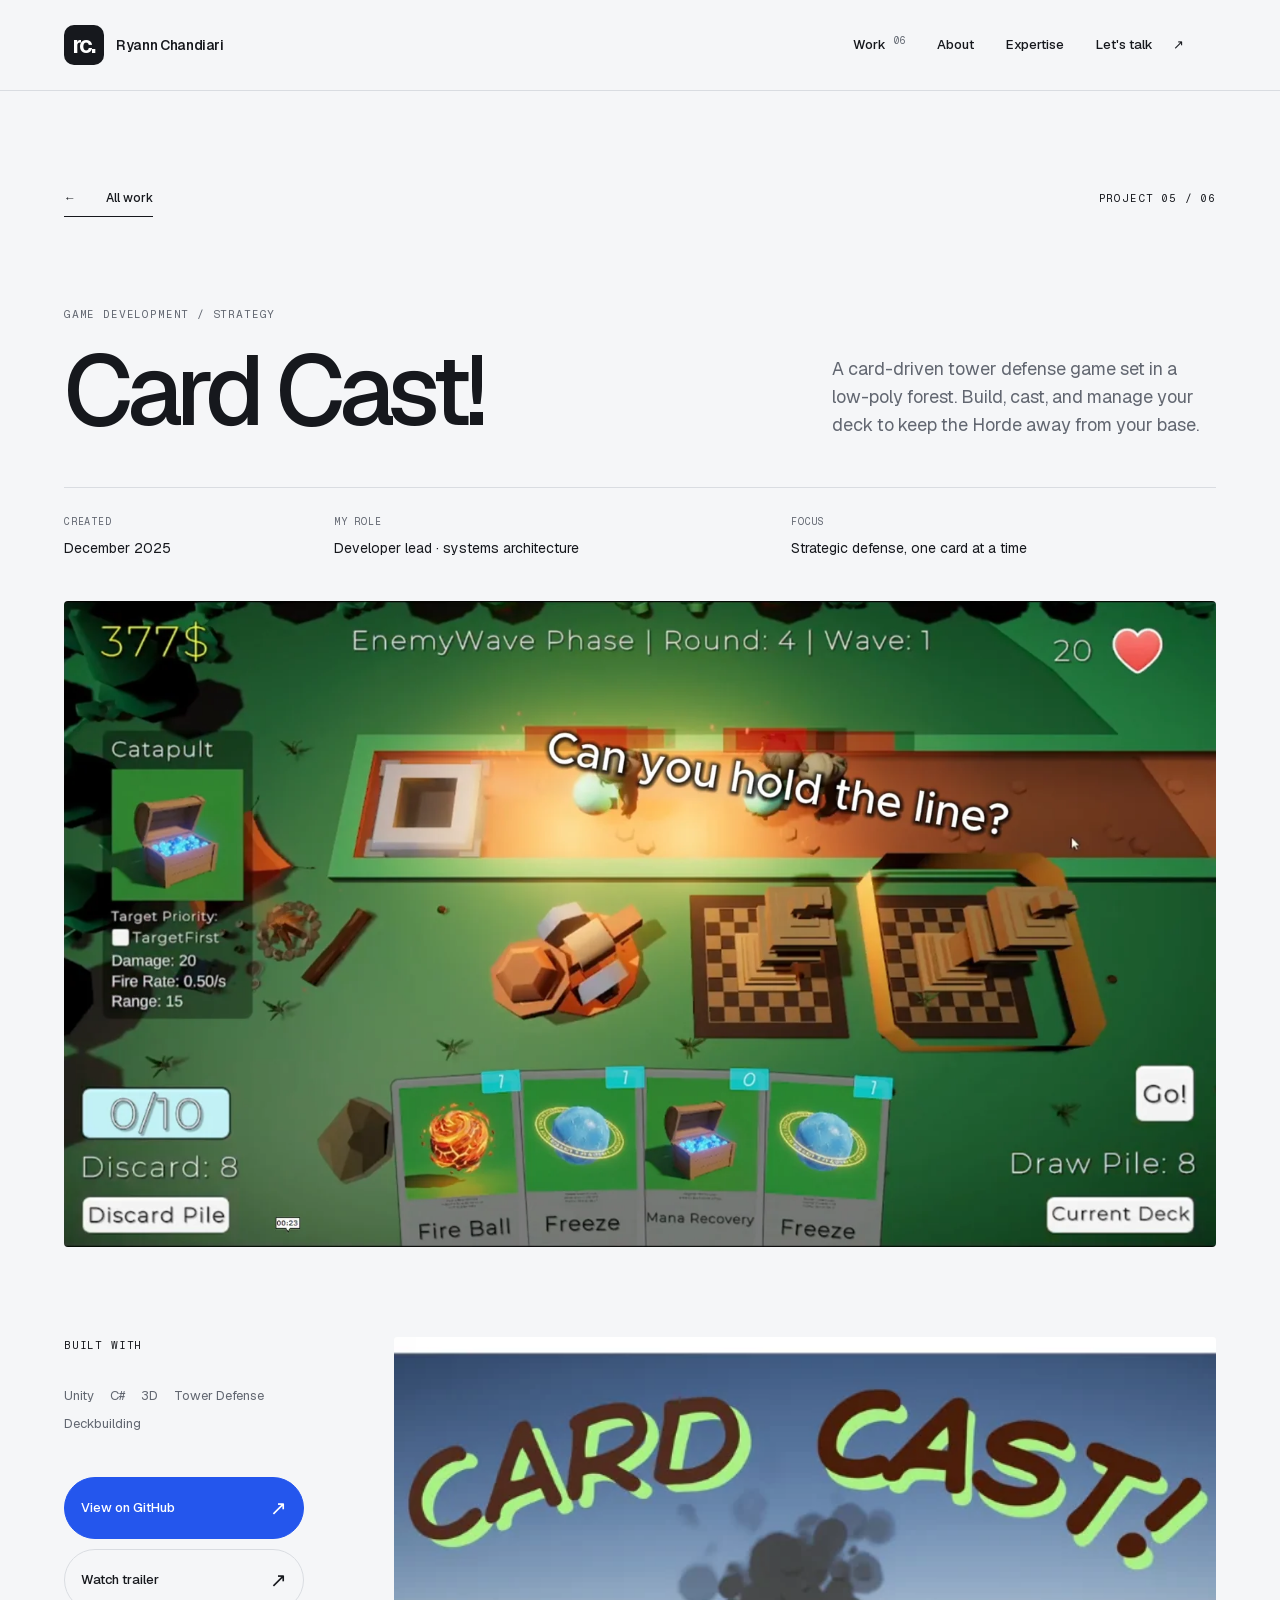
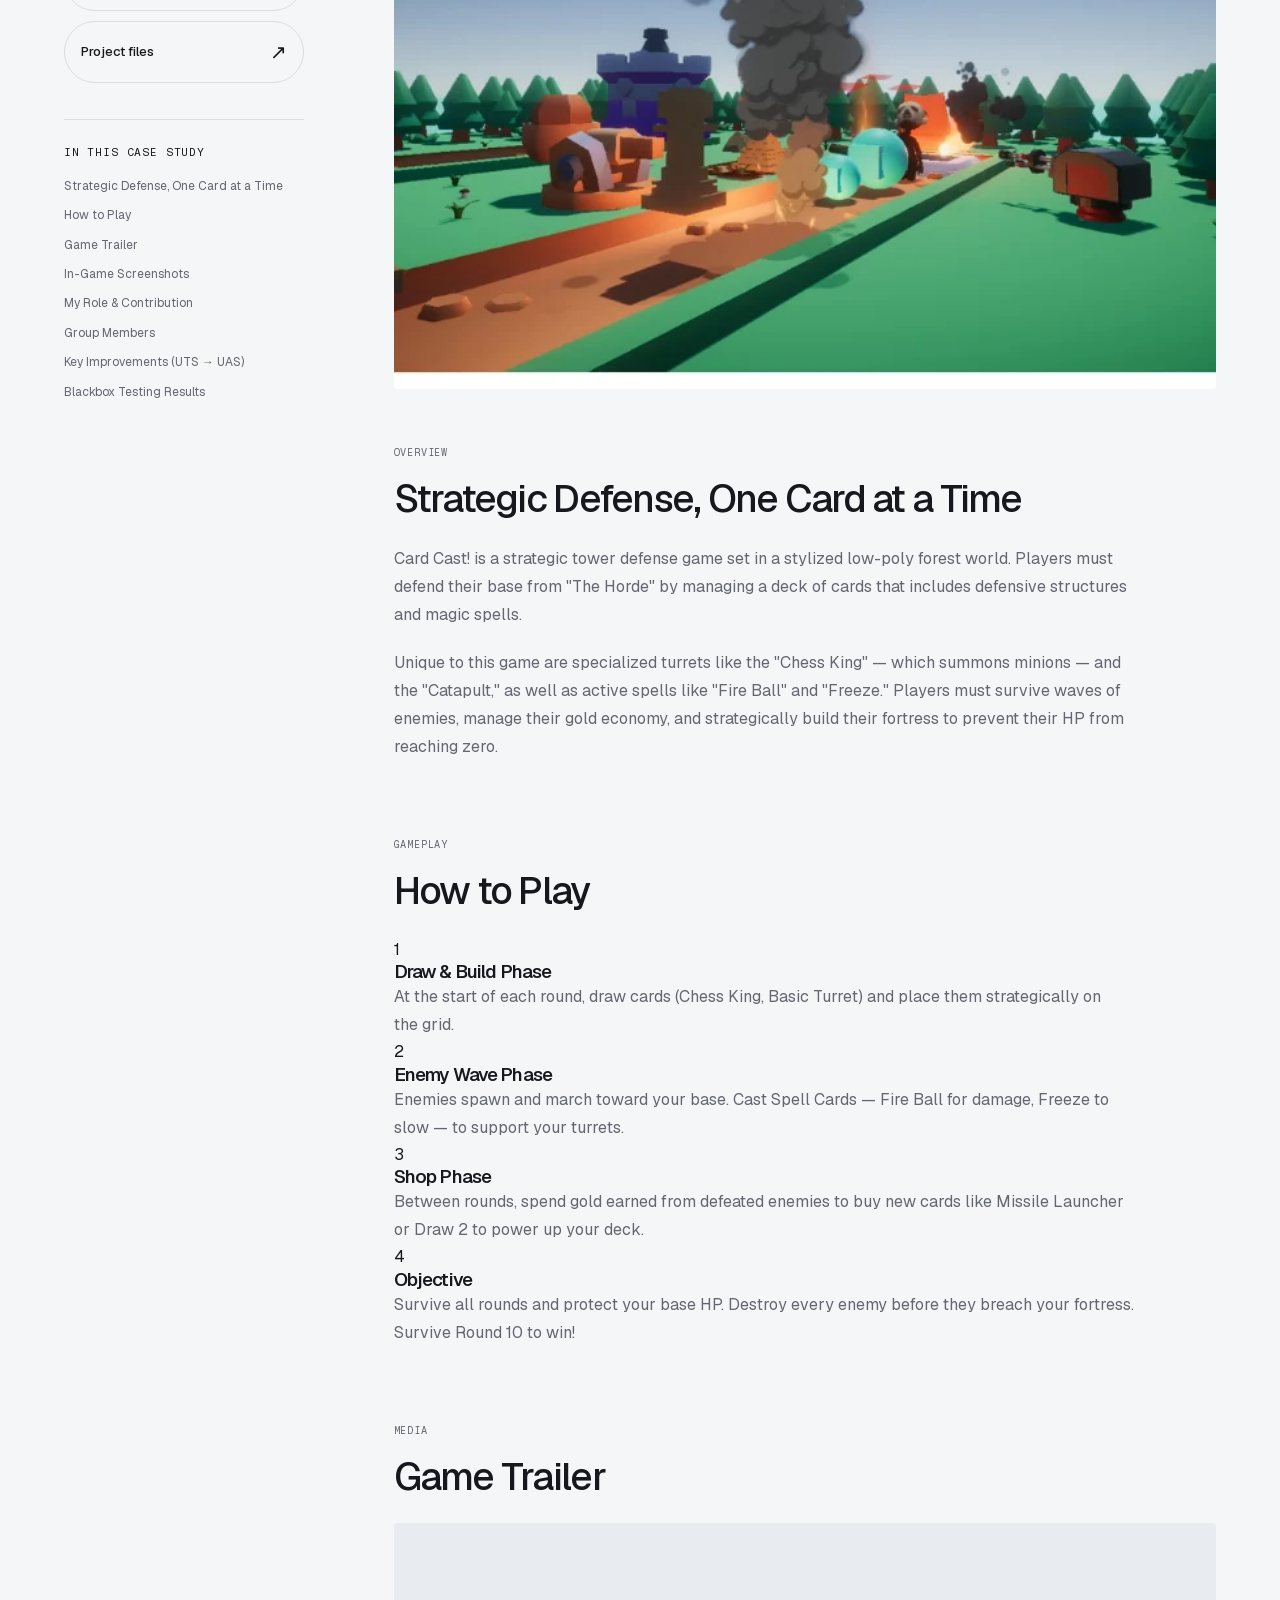
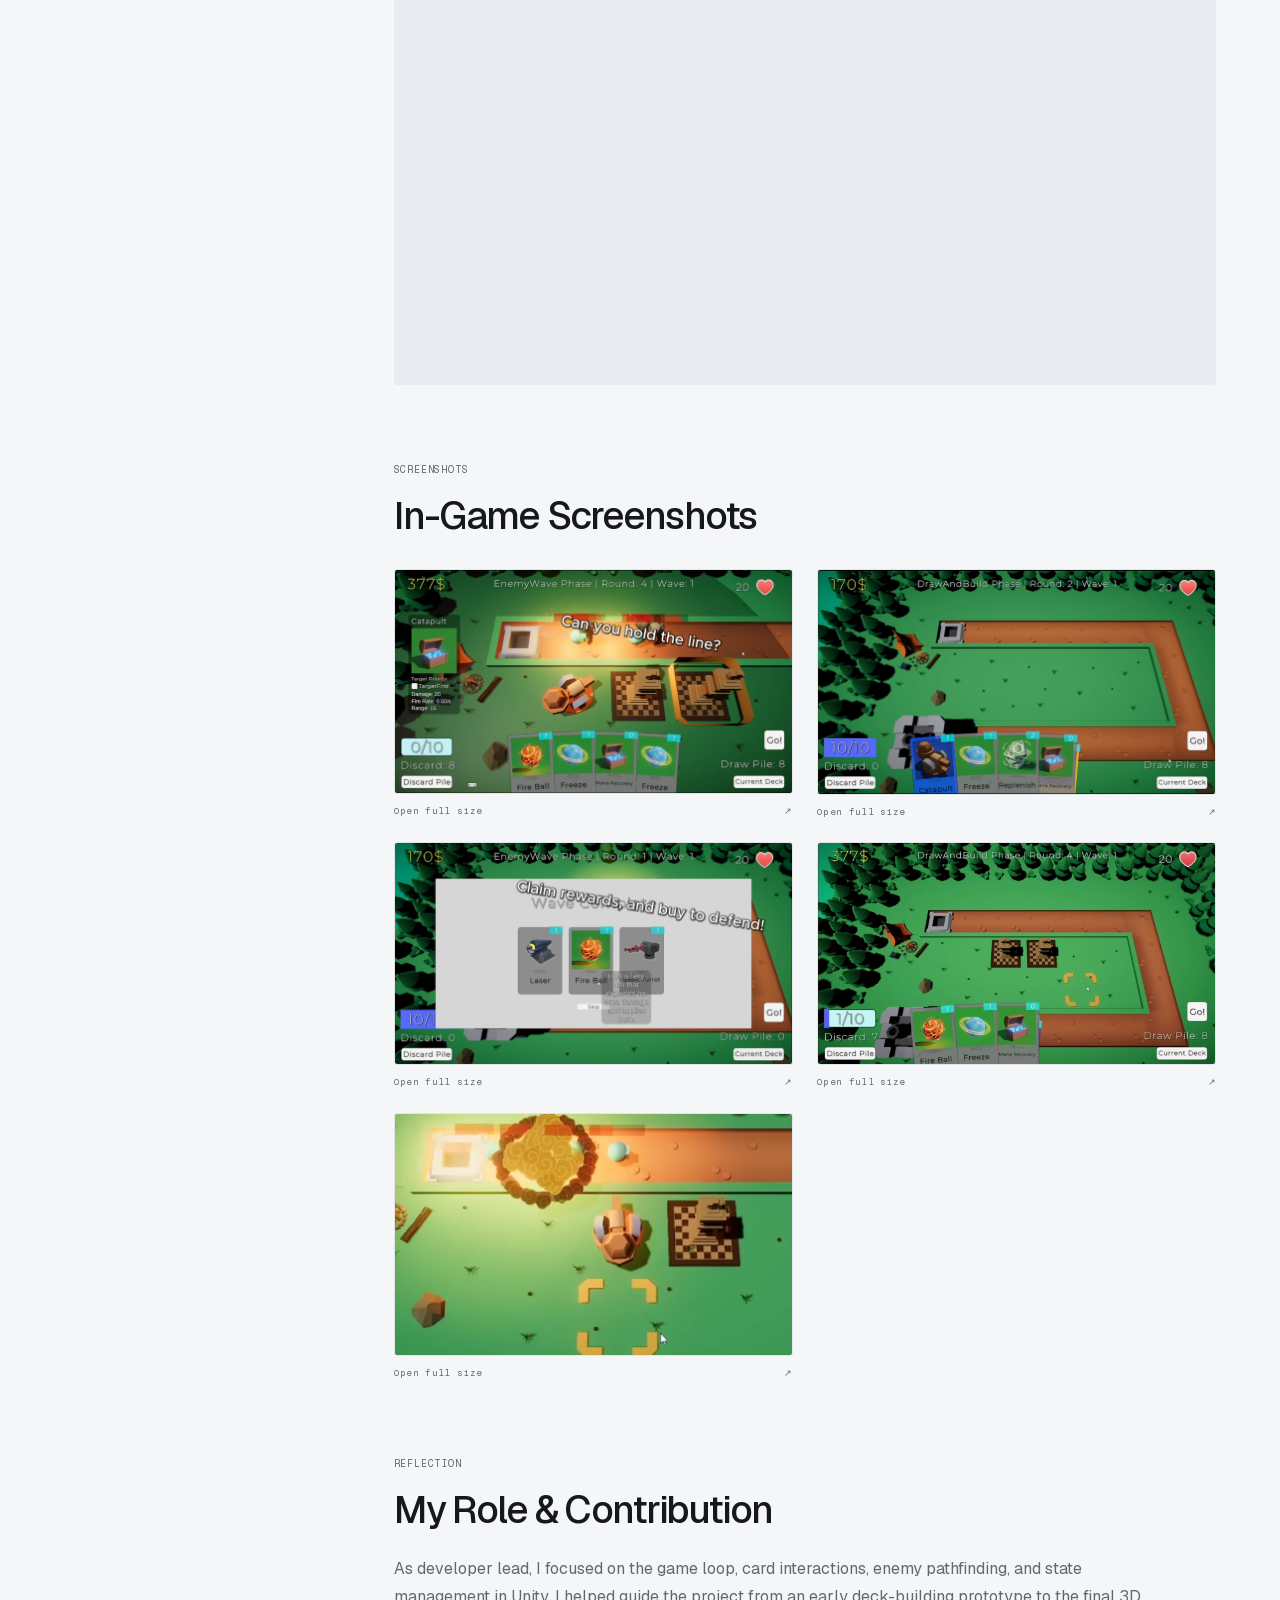
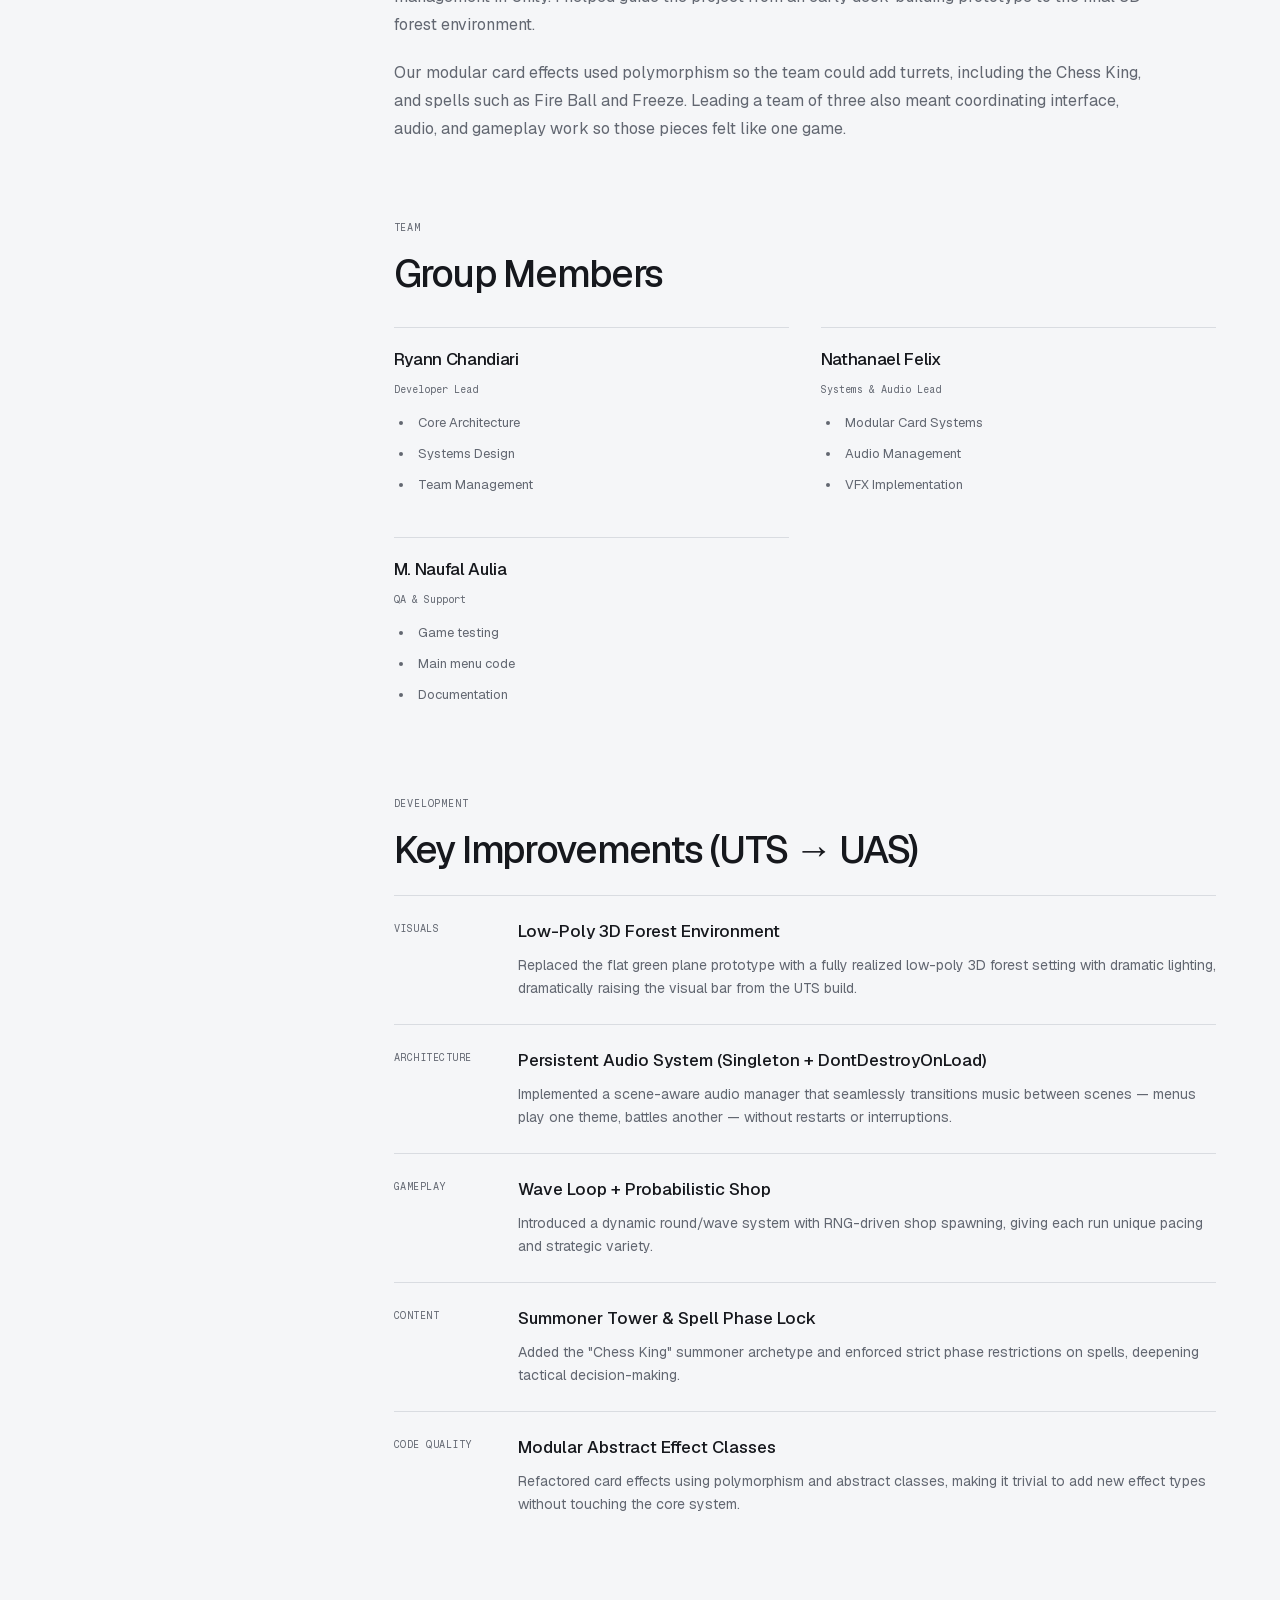
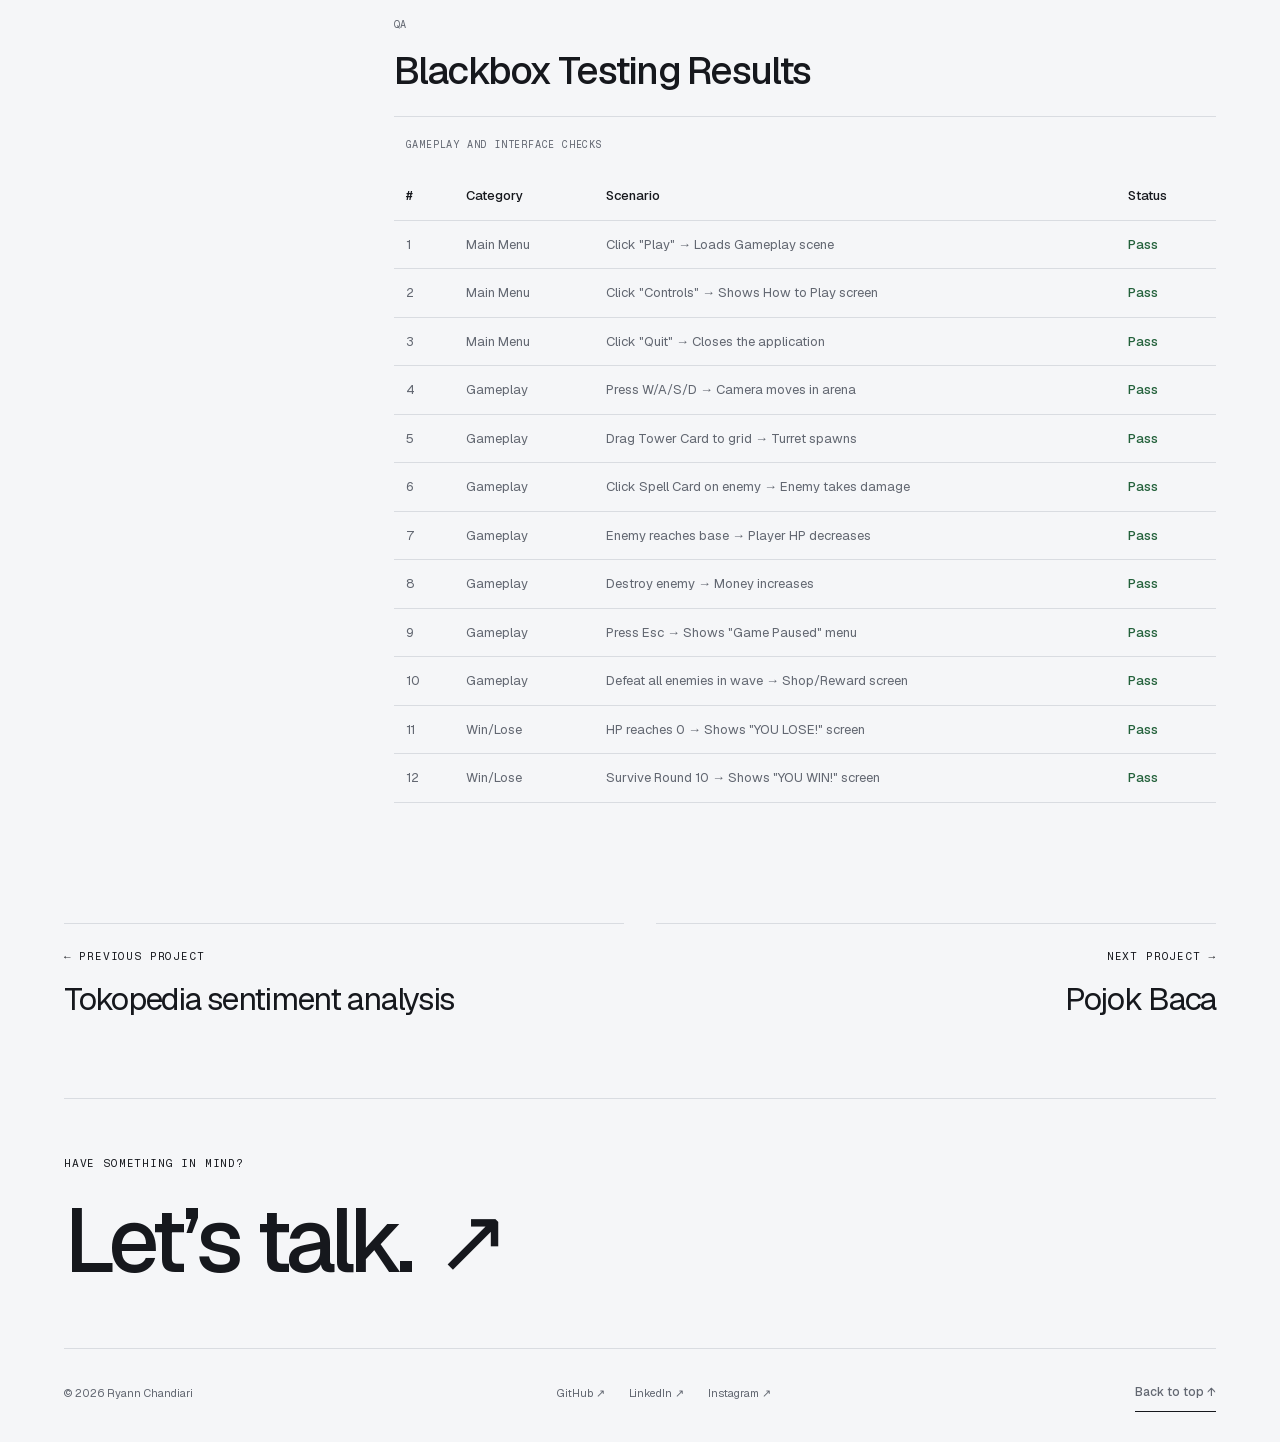
<file: cardcast.html>
<!doctype html>
<html lang="en">
    <head>
        <meta charset="UTF-8" />
        <meta name="viewport" content="width=device-width, initial-scale=1.0" />
        <meta
            name="description"
            content="A card-driven tower defense game set in a low-poly forest. Build, cast, and manage your deck to keep the Horde away from your base."
        />
        <meta name="theme-color" content="#f5f6f8" />
        <meta property="og:title" content="Card Cast! — Ryann Chandiari" />
        <meta
            property="og:description"
            content="A card-driven tower defense game set in a low-poly forest. Build, cast, and manage your deck to keep the Horde away from your base."
        />
        <meta property="og:type" content="website" />
        <title>Card Cast! — Ryann Chandiari</title>
        <link rel="canonical" href="https://ryann.my.id/cardcast.html" />
        <link rel="icon" href="assets/favicon.svg" type="image/svg+xml" />
        <link rel="stylesheet" href="style.css" />
        <link rel="stylesheet" href="case-study.css" />
        <script src="script.js" defer></script>
    </head>
    <body class="case-page">
        <a class="skip-link" href="#content">Skip to content</a>
        <header class="site-header">
            <div class="header-inner container">
                <a
                    class="brand"
                    href="index.html"
                    aria-label="Ryann Chandiari, home"
                    ><span class="brand-mark" aria-hidden="true">rc.</span
                    ><span class="brand-name">Ryann Chandiari</span></a
                >
                <nav class="desktop-nav" aria-label="Main navigation">
                    <a href="index.html#work"
                        >Work <span class="nav-count">06</span></a
                    >
                    <a href="index.html#about">About</a>
                    <a href="index.html#skills">Expertise</a>
                    <a href="index.html#contact" class="nav-contact"
                        >Let's talk <span aria-hidden="true">↗</span></a
                    >
                </nav>
                <div class="header-actions">
                    <button
                        class="menu-toggle"
                        id="menuToggle"
                        type="button"
                        aria-controls="mobileMenu"
                        aria-expanded="false"
                    >
                        Menu <span aria-hidden="true">☰</span>
                    </button>
                </div>
            </div>
        </header>
        <dialog
            id="mobileMenu"
            class="mobile-menu"
            aria-labelledby="mobileMenuTitle"
        >
            <div class="mobile-menu-header">
                <span class="eyebrow" id="mobileMenuTitle"
                    >Explore the portfolio</span
                ><button
                    class="menu-close"
                    type="button"
                    data-close-dialog
                    aria-label="Close menu"
                >
                    ✕
                </button>
            </div>
            <nav aria-label="Mobile navigation">
                <a href="index.html#work"
                    ><span>01</span> Selected work
                    <span aria-hidden="true">↗</span></a
                ><a href="index.html#about"
                    ><span>02</span> About me
                    <span aria-hidden="true">↗</span></a
                ><a href="index.html#skills"
                    ><span>03</span> Expertise
                    <span aria-hidden="true">↗</span></a
                ><a href="index.html#contact"
                    ><span>04</span> Let's talk
                    <span aria-hidden="true">↗</span></a
                >
            </nav>
            <div class="mobile-menu-footer">
                <p>Based in Indonesia.<br />Open to what's next.</p>
                <a href="mailto:ryann.chandiari@gmail.com"
                    >ryann.chandiari@gmail.com</a
                >
            </div>
        </dialog>
        <main id="content" tabindex="-1">
            <section class="case-hero container" aria-labelledby="caseTitle">
                <div class="case-hero-top">
                    <a class="text-link" href="index.html#work"
                        ><span aria-hidden="true">←</span> All work</a
                    >
                    <span class="eyebrow">Project 05 / 06</span>
                </div>
                <p class="eyebrow case-category">Game development / Strategy</p>
                <div class="case-title-grid">
                    <h1 id="caseTitle">Card Cast!</h1>
                    <p class="case-summary">
                        A card-driven tower defense game set in a low-poly
                        forest. Build, cast, and manage your deck to keep the
                        Horde away from your base.
                    </p>
                </div>
                <dl class="case-overview">
                    <div>
                        <dt>Created</dt>
                        <dd>December 2025</dd>
                    </div>
                    <div>
                        <dt>My role</dt>
                        <dd>Developer lead · systems architecture</dd>
                    </div>
                    <div>
                        <dt>Focus</dt>
                        <dd>Strategic defense, one card at a time</dd>
                    </div>
                </dl>
                <div class="case-cover">
                    <img
                        src="assets/optimized/cardcast_wave.webp"
                        alt="Card Cast gameplay: defensive towers in a low-poly forest as an enemy wave approaches"
                        width="1600"
                        height="898"
                        decoding="async"
                        class=""
                        fetchpriority="high"
                    />
                </div>
            </section>
            <div class="project-details container">
                <aside class="meta-sidebar" aria-label="Project resources">
                    <p class="eyebrow">Built with</p>
                    <ul class="case-tools">
                        <li>Unity</li>
                        <li>C#</li>
                        <li>3D</li>
                        <li>Tower Defense</li>
                        <li>Deckbuilding</li>
                    </ul>
                    <div class="case-links">
                        <a
                            class="button button-primary"
                            href="https://github.com/HyperOrb/TD-Game-Dev"
                            target="_blank"
                            rel="noopener noreferrer"
                            >View on GitHub
                            <span aria-hidden="true">↗</span></a
                        >
                        <a
                            class="button button-secondary"
                            href="https://youtu.be/LukiD9c_pFg"
                            target="_blank"
                            rel="noopener noreferrer"
                            >Watch trailer <span aria-hidden="true">↗</span></a
                        >
                        <a
                            class="button button-secondary"
                            href="https://drive.google.com/drive/folders/1xmo2d5sflHQd9Ym_rbtCH2rakYv7156c?usp=share_link"
                            target="_blank"
                            rel="noopener noreferrer"
                            >Project files <span aria-hidden="true">↗</span></a
                        >
                    </div>
                    <nav class="case-contents" aria-label="On this page">
                        <p class="eyebrow">In this case study</p>
                        <a href="#story-1"
                            >Strategic Defense, One Card at a Time</a
                        ><a href="#story-2">How to Play</a
                        ><a href="#story-3">Game Trailer</a
                        ><a href="#story-4">In-Game Screenshots</a
                        ><a href="#story-5">My Role &amp; Contribution</a
                        ><a href="#story-6">Group Members</a
                        ><a href="#story-7">Key Improvements (UTS → UAS)</a
                        ><a href="#story-8">Blackbox Testing Results</a>
                    </nav>
                </aside>
                <div class="content-main">
                    <img
                        src="assets/optimized/cardcast_cover.webp"
                        alt="Card Cast! Official Cover"
                        class="project-image-full"
                        loading="lazy"
                        decoding="async"
                        width="630"
                        height="500"
                    />
                    <section class="description-group" id="story-1">
                        <span class="section-label">Overview</span>
                        <h2>Strategic Defense, One Card at a Time</h2>
                        <p>
                            Card Cast! is a strategic tower defense game set in
                            a stylized low-poly forest world. Players must
                            defend their base from "The Horde" by managing a
                            deck of cards that includes defensive structures and
                            magic spells.
                        </p>
                        <p>
                            Unique to this game are specialized turrets like the
                            "Chess King" — which summons minions — and the
                            "Catapult," as well as active spells like "Fire
                            Ball" and "Freeze." Players must survive waves of
                            enemies, manage their gold economy, and
                            strategically build their fortress to prevent their
                            HP from reaching zero.
                        </p>
                    </section>
                    <section class="description-group" id="story-2">
                        <span class="section-label">Gameplay</span>
                        <h2>How to Play</h2>
                        <div class="steps-grid">
                            <div class="step-card">
                                <span class="step-num">1</span>
                                <h3>Draw &amp; Build Phase</h3>
                                <p>
                                    At the start of each round, draw cards
                                    (Chess King, Basic Turret) and place them
                                    strategically on the grid.
                                </p>
                            </div>
                            <div class="step-card">
                                <span class="step-num">2</span>
                                <h3>Enemy Wave Phase</h3>
                                <p>
                                    Enemies spawn and march toward your base.
                                    Cast Spell Cards — Fire Ball for damage,
                                    Freeze to slow — to support your turrets.
                                </p>
                            </div>
                            <div class="step-card">
                                <span class="step-num">3</span>
                                <h3>Shop Phase</h3>
                                <p>
                                    Between rounds, spend gold earned from
                                    defeated enemies to buy new cards like
                                    Missile Launcher or Draw 2 to power up your
                                    deck.
                                </p>
                            </div>
                            <div class="step-card">
                                <span class="step-num">4</span>
                                <h3>Objective</h3>
                                <p>
                                    Survive all rounds and protect your base HP.
                                    Destroy every enemy before they breach your
                                    fortress. Survive Round 10 to win!
                                </p>
                            </div>
                        </div>
                    </section>
                    <section class="description-group" id="story-3">
                        <span class="section-label">Media</span>
                        <h2>Game Trailer</h2>
                        <div class="video-wrapper">
                            <iframe
                                src="https://www.youtube-nocookie.com/embed/LukiD9c_pFg"
                                title="Card Cast! Game Trailer"
                                allow="accelerometer; autoplay; clipboard-write; encrypted-media; gyroscope; picture-in-picture"
                                allowfullscreen=""
                                loading="lazy"
                                referrerpolicy="strict-origin-when-cross-origin"
                                width="1280"
                                height="720"
                            >
                            </iframe>
                        </div>
                    </section>
                    <section class="description-group" id="story-4">
                        <span class="section-label">Screenshots</span>
                        <h2>In-Game Screenshots</h2>
                        <div class="project-gallery">
                            <a
                                class="gallery-item"
                                href="assets/optimized/cardcast_wave.webp"
                                target="_blank"
                                rel="noopener noreferrer"
                                aria-label="Enemy Wave Phase — Fire Ball, Freeze &amp; Catapult turrets in action. Open full-size screenshot in a new tab."
                                ><figure>
                                    <img
                                        src="assets/optimized/cardcast_wave.webp"
                                        alt="Enemy Wave Phase — Fire Ball, Freeze &amp; Catapult turrets in action"
                                        class="gallery-image"
                                        loading="lazy"
                                        decoding="async"
                                        width="1600"
                                        height="898"
                                    />
                                    <figcaption>
                                        Open full size
                                        <span aria-hidden="true">↗</span>
                                    </figcaption>
                                </figure></a
                            >
                            <a
                                class="gallery-item"
                                href="assets/optimized/cardcast_build.webp"
                                target="_blank"
                                rel="noopener noreferrer"
                                aria-label="Draw &amp; Build Phase — placing cards on the grid. Open full-size screenshot in a new tab."
                                ><figure>
                                    <img
                                        src="assets/optimized/cardcast_build.webp"
                                        alt="Draw &amp; Build Phase — placing cards on the grid"
                                        class="gallery-image"
                                        loading="lazy"
                                        decoding="async"
                                        width="1600"
                                        height="900"
                                    />
                                    <figcaption>
                                        Open full size
                                        <span aria-hidden="true">↗</span>
                                    </figcaption>
                                </figure></a
                            >
                            <a
                                class="gallery-item"
                                href="assets/optimized/cardcast_shop.webp"
                                target="_blank"
                                rel="noopener noreferrer"
                                aria-label="Shop Phase — buy new cards between rounds. Open full-size screenshot in a new tab."
                                ><figure>
                                    <img
                                        src="assets/optimized/cardcast_shop.webp"
                                        alt="Shop Phase — buy new cards between rounds"
                                        class="gallery-image"
                                        loading="lazy"
                                        decoding="async"
                                        width="1600"
                                        height="891"
                                    />
                                    <figcaption>
                                        Open full size
                                        <span aria-hidden="true">↗</span>
                                    </figcaption>
                                </figure></a
                            >
                            <a
                                class="gallery-item"
                                href="assets/optimized/cardcast_chess.webp"
                                target="_blank"
                                rel="noopener noreferrer"
                                aria-label="Chess King turrets defending the arena. Open full-size screenshot in a new tab."
                                ><figure>
                                    <img
                                        src="assets/optimized/cardcast_chess.webp"
                                        alt="Chess King turrets defending the arena"
                                        class="gallery-image"
                                        loading="lazy"
                                        decoding="async"
                                        width="1333"
                                        height="742"
                                    />
                                    <figcaption>
                                        Open full size
                                        <span aria-hidden="true">↗</span>
                                    </figcaption>
                                </figure></a
                            >
                            <a
                                class="gallery-item"
                                href="assets/optimized/cardcast_fireball.webp"
                                target="_blank"
                                rel="noopener noreferrer"
                                aria-label="Fire Ball spell exploding on enemies. Open full-size screenshot in a new tab."
                                ><figure>
                                    <img
                                        src="assets/optimized/cardcast_fireball.webp"
                                        alt="Fire Ball spell exploding on enemies"
                                        class="gallery-image"
                                        loading="lazy"
                                        decoding="async"
                                        width="641"
                                        height="389"
                                    />
                                    <figcaption>
                                        Open full size
                                        <span aria-hidden="true">↗</span>
                                    </figcaption>
                                </figure></a
                            >
                        </div>
                    </section>
                    <section class="description-group" id="story-5">
                        <span class="section-label">Reflection</span>
                        <h2>My Role &amp; Contribution</h2>
                        <p>
                            As developer lead, I focused on the game loop, card
                            interactions, enemy pathfinding, and state
                            management in Unity. I helped guide the project from
                            an early deck-building prototype to the final 3D
                            forest environment.
                        </p>
                        <p>
                            Our modular card effects used polymorphism so the
                            team could add turrets, including the Chess King,
                            and spells such as Fire Ball and Freeze. Leading a
                            team of three also meant coordinating interface,
                            audio, and gameplay work so those pieces felt like
                            one game.
                        </p>
                    </section>
                    <section class="description-group" id="story-6">
                        <span class="section-label">Team</span>
                        <h2>Group Members</h2>
                        <div class="role-grid">
                            <div class="role-card">
                                <h3 class="member-name">Ryann Chandiari</h3>
                                <div class="member-role">Developer Lead</div>
                                <ul>
                                    <li>Core Architecture</li>
                                    <li>Systems Design</li>
                                    <li>Team Management</li>
                                </ul>
                            </div>
                            <div class="role-card">
                                <h3 class="member-name">Nathanael Felix</h3>
                                <div class="member-role">
                                    Systems &amp; Audio Lead
                                </div>
                                <ul>
                                    <li>Modular Card Systems</li>
                                    <li>Audio Management</li>
                                    <li>VFX Implementation</li>
                                </ul>
                            </div>
                            <div class="role-card">
                                <h3 class="member-name">M. Naufal Aulia</h3>
                                <div class="member-role">QA &amp; Support</div>
                                <ul>
                                    <li>Game testing</li>
                                    <li>Main menu code</li>
                                    <li>Documentation</li>
                                </ul>
                            </div>
                        </div>
                    </section>
                    <section class="description-group" id="story-7">
                        <span class="section-label">Development</span>
                        <h2>Key Improvements (UTS → UAS)</h2>
                        <ul class="improvement-list">
                            <li>
                                <span class="imp-label">Visuals</span>
                                <span class="imp-title"
                                    >Low-Poly 3D Forest Environment</span
                                >
                                <span class="imp-desc"
                                    >Replaced the flat green plane prototype
                                    with a fully realized low-poly 3D forest
                                    setting with dramatic lighting, dramatically
                                    raising the visual bar from the UTS
                                    build.</span
                                >
                            </li>
                            <li>
                                <span class="imp-label">Architecture</span>
                                <span class="imp-title"
                                    >Persistent Audio System (Singleton +
                                    DontDestroyOnLoad)</span
                                >
                                <span class="imp-desc"
                                    >Implemented a scene-aware audio manager
                                    that seamlessly transitions music between
                                    scenes — menus play one theme, battles
                                    another — without restarts or
                                    interruptions.</span
                                >
                            </li>
                            <li>
                                <span class="imp-label">Gameplay</span>
                                <span class="imp-title"
                                    >Wave Loop + Probabilistic Shop</span
                                >
                                <span class="imp-desc"
                                    >Introduced a dynamic round/wave system with
                                    RNG-driven shop spawning, giving each run
                                    unique pacing and strategic variety.</span
                                >
                            </li>
                            <li>
                                <span class="imp-label">Content</span>
                                <span class="imp-title"
                                    >Summoner Tower &amp; Spell Phase Lock</span
                                >
                                <span class="imp-desc"
                                    >Added the "Chess King" summoner archetype
                                    and enforced strict phase restrictions on
                                    spells, deepening tactical
                                    decision-making.</span
                                >
                            </li>
                            <li>
                                <span class="imp-label">Code Quality</span>
                                <span class="imp-title"
                                    >Modular Abstract Effect Classes</span
                                >
                                <span class="imp-desc"
                                    >Refactored card effects using polymorphism
                                    and abstract classes, making it trivial to
                                    add new effect types without touching the
                                    core system.</span
                                >
                            </li>
                        </ul>
                    </section>
                    <section class="description-group" id="story-8">
                        <span class="section-label">QA</span>
                        <h2>Blackbox Testing Results</h2>
                        <div
                            class="table-scroll"
                            role="region"
                            aria-label="Card Cast gameplay testing results"
                            tabindex="0"
                        >
                            <table class="test-table">
                                <caption>
                                    Gameplay and interface checks
                                </caption>
                                <thead>
                                    <tr>
                                        <th scope="col">#</th>
                                        <th scope="col">Category</th>
                                        <th scope="col">Scenario</th>
                                        <th scope="col">Status</th>
                                    </tr>
                                </thead>
                                <tbody>
                                    <tr>
                                        <td>1</td>
                                        <td>Main Menu</td>
                                        <td>
                                            Click "Play" → Loads Gameplay scene
                                        </td>
                                        <td>
                                            <span class="status-pass"
                                                >Pass</span
                                            >
                                        </td>
                                    </tr>
                                    <tr>
                                        <td>2</td>
                                        <td>Main Menu</td>
                                        <td>
                                            Click "Controls" → Shows How to Play
                                            screen
                                        </td>
                                        <td>
                                            <span class="status-pass"
                                                >Pass</span
                                            >
                                        </td>
                                    </tr>
                                    <tr>
                                        <td>3</td>
                                        <td>Main Menu</td>
                                        <td>
                                            Click "Quit" → Closes the
                                            application
                                        </td>
                                        <td>
                                            <span class="status-pass"
                                                >Pass</span
                                            >
                                        </td>
                                    </tr>
                                    <tr>
                                        <td>4</td>
                                        <td>Gameplay</td>
                                        <td>
                                            Press W/A/S/D → Camera moves in
                                            arena
                                        </td>
                                        <td>
                                            <span class="status-pass"
                                                >Pass</span
                                            >
                                        </td>
                                    </tr>
                                    <tr>
                                        <td>5</td>
                                        <td>Gameplay</td>
                                        <td>
                                            Drag Tower Card to grid → Turret
                                            spawns
                                        </td>
                                        <td>
                                            <span class="status-pass"
                                                >Pass</span
                                            >
                                        </td>
                                    </tr>
                                    <tr>
                                        <td>6</td>
                                        <td>Gameplay</td>
                                        <td>
                                            Click Spell Card on enemy → Enemy
                                            takes damage
                                        </td>
                                        <td>
                                            <span class="status-pass"
                                                >Pass</span
                                            >
                                        </td>
                                    </tr>
                                    <tr>
                                        <td>7</td>
                                        <td>Gameplay</td>
                                        <td>
                                            Enemy reaches base → Player HP
                                            decreases
                                        </td>
                                        <td>
                                            <span class="status-pass"
                                                >Pass</span
                                            >
                                        </td>
                                    </tr>
                                    <tr>
                                        <td>8</td>
                                        <td>Gameplay</td>
                                        <td>Destroy enemy → Money increases</td>
                                        <td>
                                            <span class="status-pass"
                                                >Pass</span
                                            >
                                        </td>
                                    </tr>
                                    <tr>
                                        <td>9</td>
                                        <td>Gameplay</td>
                                        <td>
                                            Press Esc → Shows "Game Paused" menu
                                        </td>
                                        <td>
                                            <span class="status-pass"
                                                >Pass</span
                                            >
                                        </td>
                                    </tr>
                                    <tr>
                                        <td>10</td>
                                        <td>Gameplay</td>
                                        <td>
                                            Defeat all enemies in wave →
                                            Shop/Reward screen
                                        </td>
                                        <td>
                                            <span class="status-pass"
                                                >Pass</span
                                            >
                                        </td>
                                    </tr>
                                    <tr>
                                        <td>11</td>
                                        <td>Win/Lose</td>
                                        <td>
                                            HP reaches 0 → Shows "YOU LOSE!"
                                            screen
                                        </td>
                                        <td>
                                            <span class="status-pass"
                                                >Pass</span
                                            >
                                        </td>
                                    </tr>
                                    <tr>
                                        <td>12</td>
                                        <td>Win/Lose</td>
                                        <td>
                                            Survive Round 10 → Shows "YOU WIN!"
                                            screen
                                        </td>
                                        <td>
                                            <span class="status-pass"
                                                >Pass</span
                                            >
                                        </td>
                                    </tr>
                                </tbody>
                            </table>
                        </div>
                    </section>
                </div>
            </div>
            <nav
                class="project-pagination container"
                aria-label="More projects"
            >
                <a href="tokopedia.html" class="project-pagination-link">
                    <span class="eyebrow">← Previous project</span>
                    <span class="pagination-title"
                        >Tokopedia sentiment analysis</span
                    >
                </a>
                <a
                    href="tamanbaca.html"
                    class="project-pagination-link project-pagination-link--next"
                >
                    <span class="eyebrow">Next project →</span>
                    <span class="pagination-title">Pojok Baca</span>
                </a>
            </nav>
        </main>
        <footer class="case-footer container">
            <div>
                <p class="eyebrow">Have something in mind?</p>
                <a
                    class="case-contact-link"
                    href="mailto:ryann.chandiari@gmail.com"
                    >Let’s talk. <span aria-hidden="true">↗</span></a
                >
            </div>
            <div class="case-footer-bottom">
                <span>© <span data-year>2026</span> Ryann Chandiari</span>
                <div class="case-socials">
                    <a
                        href="https://github.com/HyperOrb"
                        target="_blank"
                        rel="noopener noreferrer"
                        >GitHub ↗</a
                    >
                    <a
                        href="https://www.linkedin.com/in/rynnchan"
                        target="_blank"
                        rel="noopener noreferrer"
                        >LinkedIn ↗</a
                    >
                    <a
                        href="https://www.instagram.com/rynnchn_/"
                        target="_blank"
                        rel="noopener noreferrer"
                        >Instagram ↗</a
                    >
                </div>
                <a href="#content" class="text-link">Back to top ↑</a>
            </div>
        </footer>
    </body>
</html>
</file>
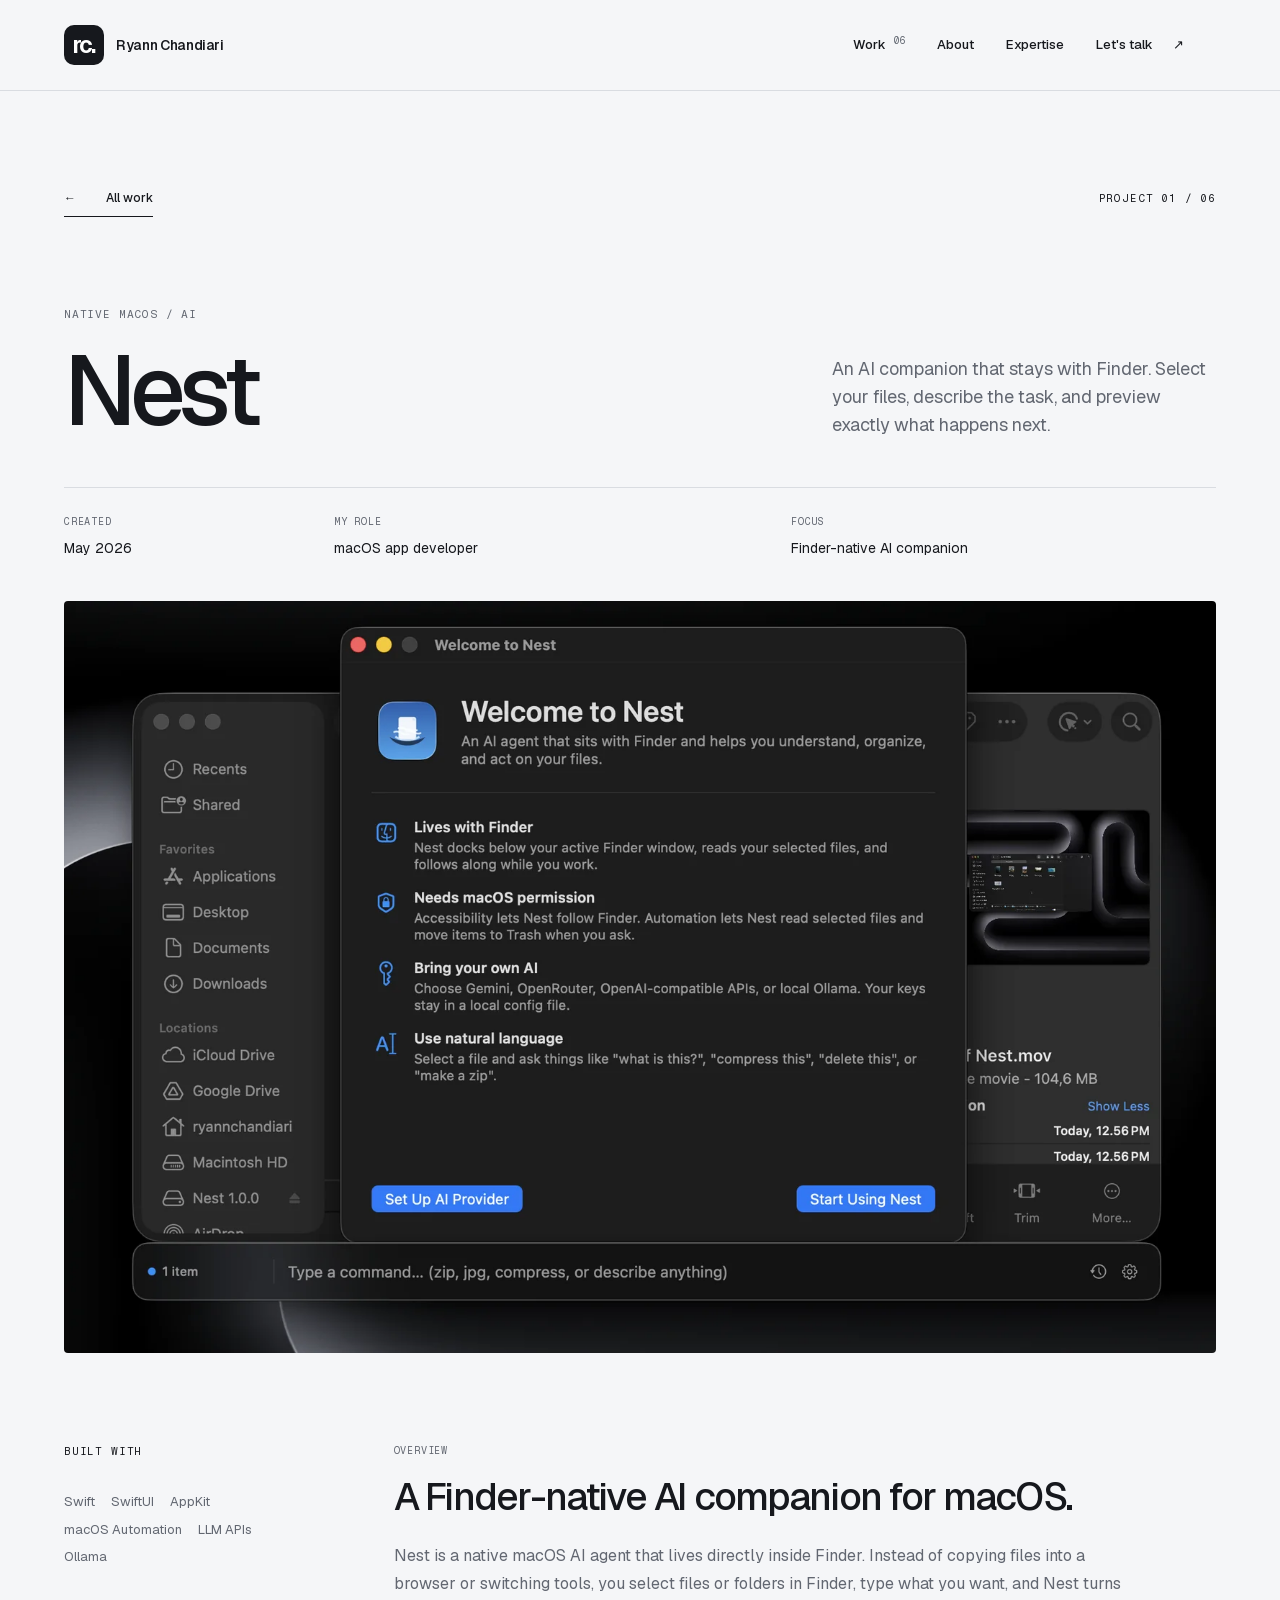
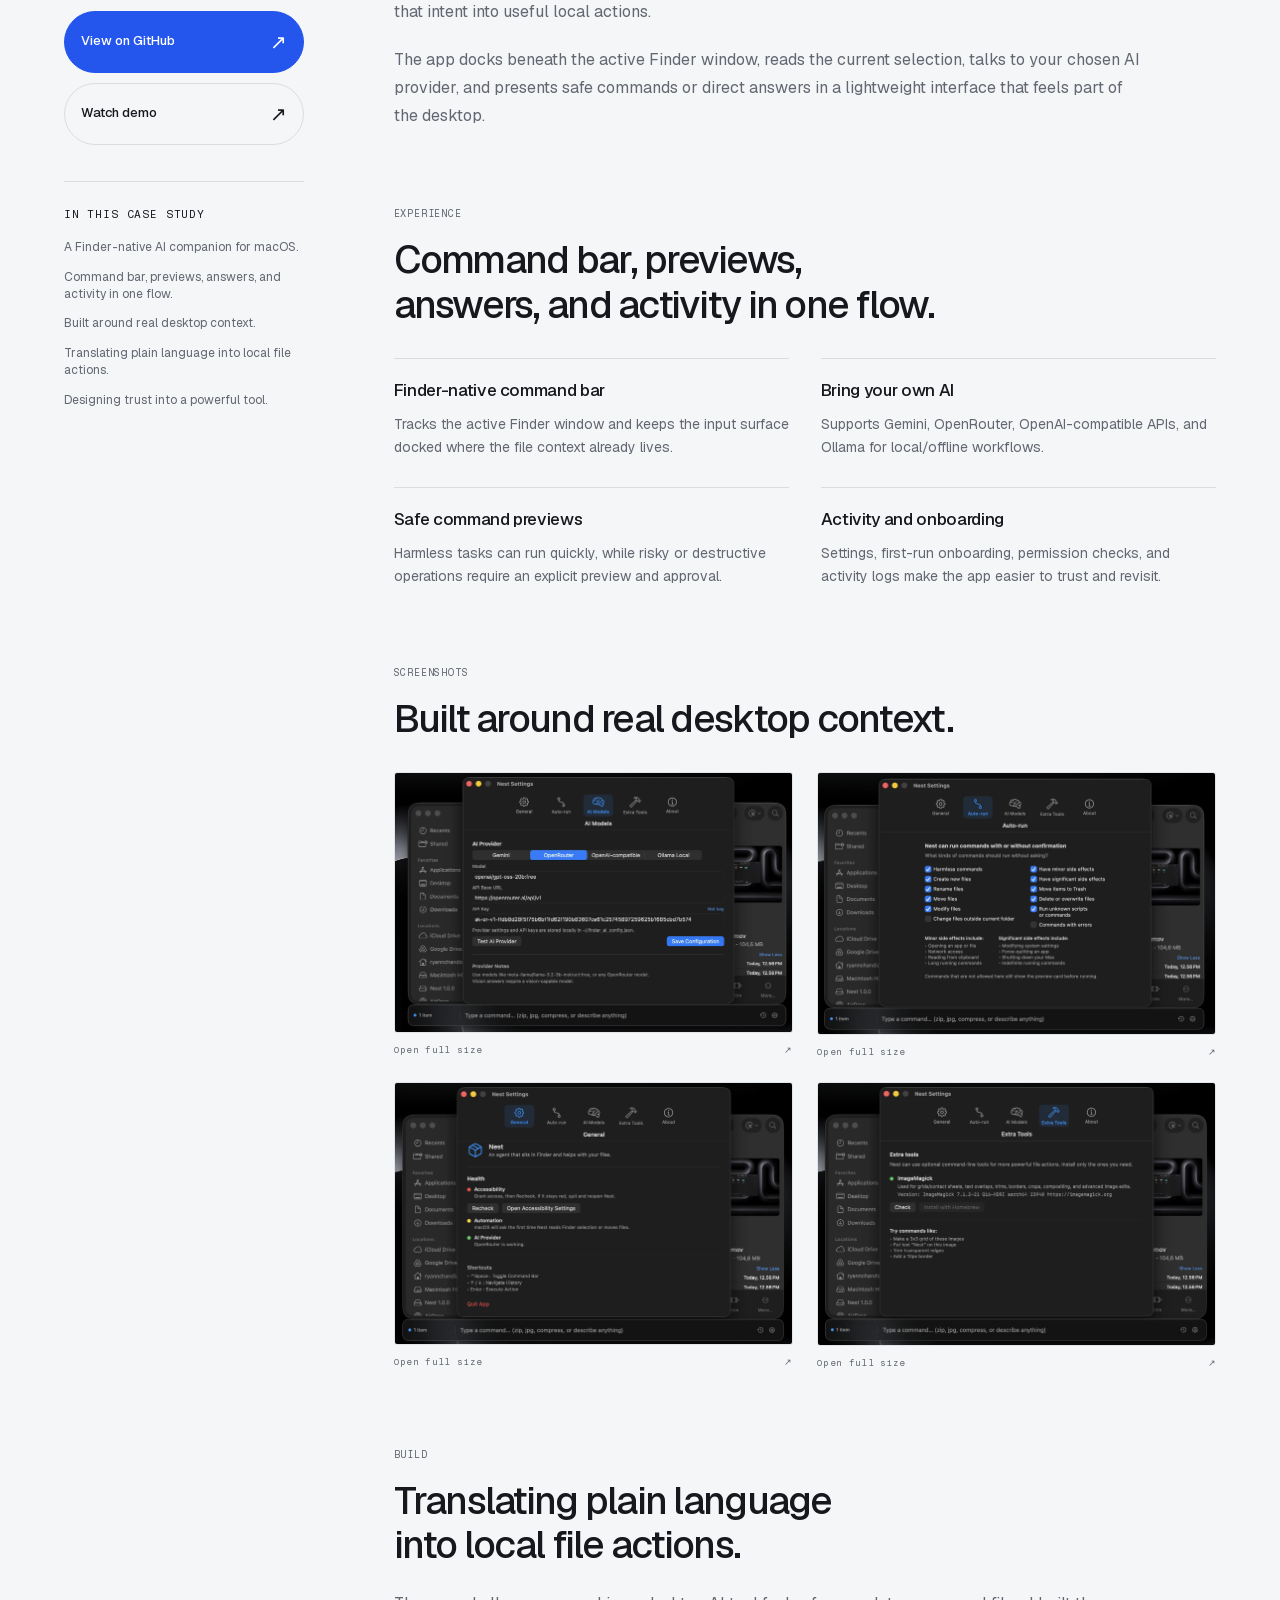
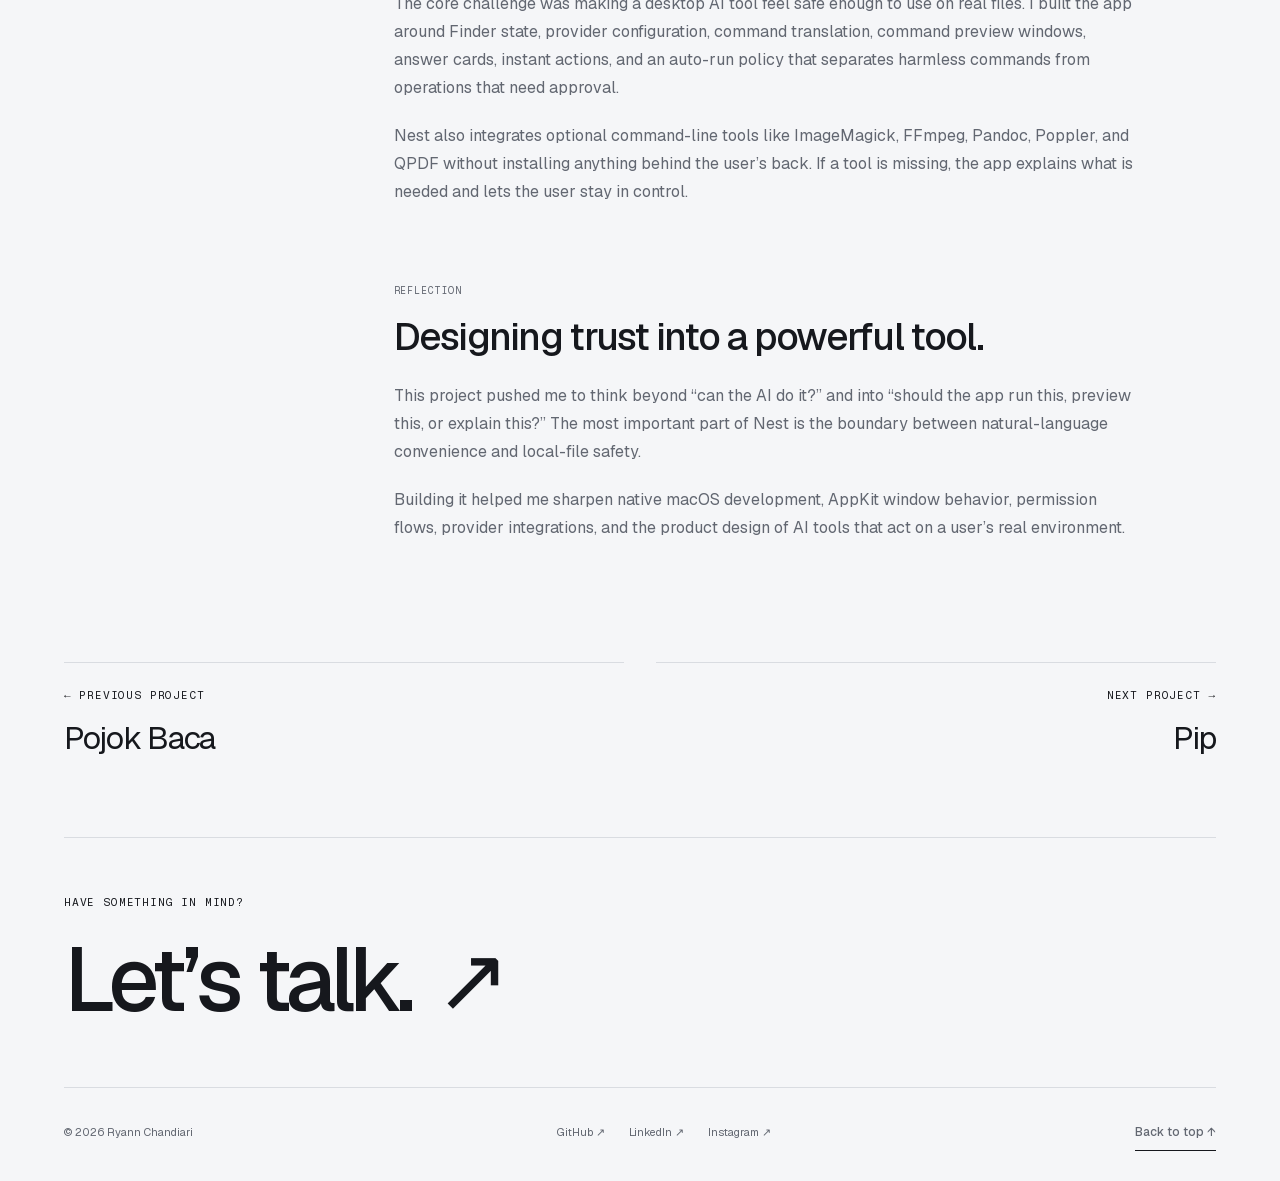
<file: nest.html>
<!doctype html>
<html lang="en">
    <head>
        <meta charset="UTF-8" />
        <meta name="viewport" content="width=device-width, initial-scale=1.0" />
        <meta
            name="description"
            content="An AI companion that stays with Finder. Select your files, describe the task, and preview exactly what happens next."
        />
        <meta name="theme-color" content="#f5f6f8" />
        <meta property="og:title" content="Nest — Ryann Chandiari" />
        <meta
            property="og:description"
            content="An AI companion that stays with Finder. Select your files, describe the task, and preview exactly what happens next."
        />
        <meta property="og:type" content="website" />
        <title>Nest — Ryann Chandiari</title>
        <link rel="canonical" href="https://ryann.my.id/nest.html" />
        <link rel="icon" href="assets/favicon.svg" type="image/svg+xml" />
        <link rel="stylesheet" href="style.css" />
        <link rel="stylesheet" href="case-study.css" />
        <script src="script.js" defer></script>
    </head>
    <body class="case-page">
        <a class="skip-link" href="#content">Skip to content</a>
        <header class="site-header">
            <div class="header-inner container">
                <a
                    class="brand"
                    href="index.html"
                    aria-label="Ryann Chandiari, home"
                    ><span class="brand-mark" aria-hidden="true">rc.</span
                    ><span class="brand-name">Ryann Chandiari</span></a
                >
                <nav class="desktop-nav" aria-label="Main navigation">
                    <a href="index.html#work"
                        >Work <span class="nav-count">06</span></a
                    >
                    <a href="index.html#about">About</a>
                    <a href="index.html#skills">Expertise</a>
                    <a href="index.html#contact" class="nav-contact"
                        >Let's talk <span aria-hidden="true">↗</span></a
                    >
                </nav>
                <div class="header-actions">
                    <button
                        class="menu-toggle"
                        id="menuToggle"
                        type="button"
                        aria-controls="mobileMenu"
                        aria-expanded="false"
                    >
                        Menu <span aria-hidden="true">☰</span>
                    </button>
                </div>
            </div>
        </header>
        <dialog
            id="mobileMenu"
            class="mobile-menu"
            aria-labelledby="mobileMenuTitle"
        >
            <div class="mobile-menu-header">
                <span class="eyebrow" id="mobileMenuTitle"
                    >Explore the portfolio</span
                ><button
                    class="menu-close"
                    type="button"
                    data-close-dialog
                    aria-label="Close menu"
                >
                    ✕
                </button>
            </div>
            <nav aria-label="Mobile navigation">
                <a href="index.html#work"
                    ><span>01</span> Selected work
                    <span aria-hidden="true">↗</span></a
                ><a href="index.html#about"
                    ><span>02</span> About me
                    <span aria-hidden="true">↗</span></a
                ><a href="index.html#skills"
                    ><span>03</span> Expertise
                    <span aria-hidden="true">↗</span></a
                ><a href="index.html#contact"
                    ><span>04</span> Let's talk
                    <span aria-hidden="true">↗</span></a
                >
            </nav>
            <div class="mobile-menu-footer">
                <p>Based in Indonesia.<br />Open to what's next.</p>
                <a href="mailto:ryann.chandiari@gmail.com"
                    >ryann.chandiari@gmail.com</a
                >
            </div>
        </dialog>
        <main id="content" tabindex="-1">
            <section class="case-hero container" aria-labelledby="caseTitle">
                <div class="case-hero-top">
                    <a class="text-link" href="index.html#work"
                        ><span aria-hidden="true">←</span> All work</a
                    >
                    <span class="eyebrow">Project 01 / 06</span>
                </div>
                <p class="eyebrow case-category">Native macOS / AI</p>
                <div class="case-title-grid">
                    <h1 id="caseTitle">Nest</h1>
                    <p class="case-summary">
                        An AI companion that stays with Finder. Select your
                        files, describe the task, and preview exactly what
                        happens next.
                    </p>
                </div>
                <dl class="case-overview">
                    <div>
                        <dt>Created</dt>
                        <dd>May 2026</dd>
                    </div>
                    <div>
                        <dt>My role</dt>
                        <dd>macOS app developer</dd>
                    </div>
                    <div>
                        <dt>Focus</dt>
                        <dd>Finder-native AI companion</dd>
                    </div>
                </dl>
                <div class="case-cover">
                    <img
                        src="assets/optimized/nest-hero.webp"
                        alt="Nest welcome onboarding over a Finder window, with its command bar docked below"
                        width="1600"
                        height="1045"
                        decoding="async"
                        class=""
                        fetchpriority="high"
                    />
                </div>
            </section>
            <div class="project-details container">
                <aside class="meta-sidebar" aria-label="Project resources">
                    <p class="eyebrow">Built with</p>
                    <ul class="case-tools">
                        <li>Swift</li>
                        <li>SwiftUI</li>
                        <li>AppKit</li>
                        <li>macOS Automation</li>
                        <li>LLM APIs</li>
                        <li>Ollama</li>
                    </ul>
                    <div class="case-links">
                        <a
                            class="button button-primary"
                            href="https://github.com/HyperOrb/Nest"
                            target="_blank"
                            rel="noopener noreferrer"
                            >View on GitHub
                            <span aria-hidden="true">↗</span></a
                        >
                        <a
                            class="button button-secondary"
                            href="https://youtu.be/depebDj8i74"
                            target="_blank"
                            rel="noopener noreferrer"
                            >Watch demo <span aria-hidden="true">↗</span></a
                        >
                    </div>
                    <nav class="case-contents" aria-label="On this page">
                        <p class="eyebrow">In this case study</p>
                        <a href="#story-1"
                            >A Finder-native AI companion for macOS.</a
                        ><a href="#story-2"
                            >Command bar, previews, answers, and activity in one
                            flow.</a
                        ><a href="#story-3"
                            >Built around real desktop context.</a
                        ><a href="#story-4"
                            >Translating plain language into local file
                            actions.</a
                        ><a href="#story-5"
                            >Designing trust into a powerful tool.</a
                        >
                    </nav>
                </aside>
                <div class="content-main">
                    <section class="description-group" id="story-1">
                        <span class="section-label">Overview</span>
                        <h2>A Finder-native AI companion for macOS.</h2>
                        <p>
                            Nest is a native macOS AI agent that lives directly
                            inside Finder. Instead of copying files into a
                            browser or switching tools, you select files or
                            folders in Finder, type what you want, and Nest
                            turns that intent into useful local actions.
                        </p>
                        <p>
                            The app docks beneath the active Finder window,
                            reads the current selection, talks to your chosen AI
                            provider, and presents safe commands or direct
                            answers in a lightweight interface that feels part
                            of the desktop.
                        </p>
                    </section>
                    <section class="description-group" id="story-2">
                        <span class="section-label">Experience</span>
                        <h2>
                            Command bar, previews, answers, and activity in one
                            flow.
                        </h2>
                        <div class="feature-grid">
                            <div class="feature-card">
                                <h3>Finder-native command bar</h3>
                                <p>
                                    Tracks the active Finder window and keeps
                                    the input surface docked where the file
                                    context already lives.
                                </p>
                            </div>
                            <div class="feature-card">
                                <h3>Bring your own AI</h3>
                                <p>
                                    Supports Gemini, OpenRouter,
                                    OpenAI-compatible APIs, and Ollama for
                                    local/offline workflows.
                                </p>
                            </div>
                            <div class="feature-card">
                                <h3>Safe command previews</h3>
                                <p>
                                    Harmless tasks can run quickly, while risky
                                    or destructive operations require an
                                    explicit preview and approval.
                                </p>
                            </div>
                            <div class="feature-card">
                                <h3>Activity and onboarding</h3>
                                <p>
                                    Settings, first-run onboarding, permission
                                    checks, and activity logs make the app
                                    easier to trust and revisit.
                                </p>
                            </div>
                        </div>
                    </section>
                    <section class="description-group" id="story-3">
                        <span class="section-label">Screenshots</span>
                        <h2>Built around real desktop context.</h2>
                        <div class="project-gallery">
                            <a
                                class="gallery-item"
                                href="assets/optimized/nest-1.webp"
                                target="_blank"
                                rel="noopener noreferrer"
                                aria-label="Nest AI provider and settings interface. Open full-size screenshot in a new tab."
                                ><figure>
                                    <img
                                        src="assets/optimized/nest-1.webp"
                                        alt="Nest AI provider and settings interface"
                                        class="gallery-image"
                                        loading="lazy"
                                        decoding="async"
                                        width="1600"
                                        height="1046"
                                    />
                                    <figcaption>
                                        Open full size
                                        <span aria-hidden="true">↗</span>
                                    </figcaption>
                                </figure></a
                            >
                            <a
                                class="gallery-item"
                                href="assets/optimized/nest-2.webp"
                                target="_blank"
                                rel="noopener noreferrer"
                                aria-label="Nest Auto-run settings and permission options. Open full-size screenshot in a new tab."
                                ><figure>
                                    <img
                                        src="assets/optimized/nest-2.webp"
                                        alt="Nest Auto-run settings and permission options"
                                        class="gallery-image"
                                        loading="lazy"
                                        decoding="async"
                                        width="1600"
                                        height="1052"
                                    />
                                    <figcaption>
                                        Open full size
                                        <span aria-hidden="true">↗</span>
                                    </figcaption>
                                </figure></a
                            >
                            <a
                                class="gallery-item"
                                href="assets/optimized/nest-3.webp"
                                target="_blank"
                                rel="noopener noreferrer"
                                aria-label="Nest General settings and macOS permission health. Open full-size screenshot in a new tab."
                                ><figure>
                                    <img
                                        src="assets/optimized/nest-3.webp"
                                        alt="Nest General settings and macOS permission health"
                                        class="gallery-image"
                                        loading="lazy"
                                        decoding="async"
                                        width="1600"
                                        height="1049"
                                    />
                                    <figcaption>
                                        Open full size
                                        <span aria-hidden="true">↗</span>
                                    </figcaption>
                                </figure></a
                            >
                            <a
                                class="gallery-item"
                                href="assets/optimized/nest-4.webp"
                                target="_blank"
                                rel="noopener noreferrer"
                                aria-label="Nest Extra Tools settings with ImageMagick integration. Open full-size screenshot in a new tab."
                                ><figure>
                                    <img
                                        src="assets/optimized/nest-4.webp"
                                        alt="Nest Extra Tools settings with ImageMagick integration"
                                        class="gallery-image"
                                        loading="lazy"
                                        decoding="async"
                                        width="1600"
                                        height="1055"
                                    />
                                    <figcaption>
                                        Open full size
                                        <span aria-hidden="true">↗</span>
                                    </figcaption>
                                </figure></a
                            >
                        </div>
                    </section>
                    <section class="description-group" id="story-4">
                        <span class="section-label">Build</span>
                        <h2>
                            Translating plain language into local file actions.
                        </h2>
                        <p>
                            The core challenge was making a desktop AI tool feel
                            safe enough to use on real files. I built the app
                            around Finder state, provider configuration, command
                            translation, command preview windows, answer cards,
                            instant actions, and an auto-run policy that
                            separates harmless commands from operations that
                            need approval.
                        </p>
                        <p>
                            Nest also integrates optional command-line tools
                            like ImageMagick, FFmpeg, Pandoc, Poppler, and QPDF
                            without installing anything behind the user’s back.
                            If a tool is missing, the app explains what is
                            needed and lets the user stay in control.
                        </p>
                    </section>
                    <section class="description-group" id="story-5">
                        <span class="section-label">Reflection</span>
                        <h2>Designing trust into a powerful tool.</h2>
                        <p>
                            This project pushed me to think beyond “can the AI
                            do it?” and into “should the app run this, preview
                            this, or explain this?” The most important part of
                            Nest is the boundary between natural-language
                            convenience and local-file safety.
                        </p>
                        <p>
                            Building it helped me sharpen native macOS
                            development, AppKit window behavior, permission
                            flows, provider integrations, and the product design
                            of AI tools that act on a user’s real environment.
                        </p>
                    </section>
                </div>
            </div>
            <nav
                class="project-pagination container"
                aria-label="More projects"
            >
                <a href="tamanbaca.html" class="project-pagination-link">
                    <span class="eyebrow">← Previous project</span>
                    <span class="pagination-title">Pojok Baca</span>
                </a>
                <a
                    href="pip.html"
                    class="project-pagination-link project-pagination-link--next"
                >
                    <span class="eyebrow">Next project →</span>
                    <span class="pagination-title">Pip</span>
                </a>
            </nav>
        </main>
        <footer class="case-footer container">
            <div>
                <p class="eyebrow">Have something in mind?</p>
                <a
                    class="case-contact-link"
                    href="mailto:ryann.chandiari@gmail.com"
                    >Let’s talk. <span aria-hidden="true">↗</span></a
                >
            </div>
            <div class="case-footer-bottom">
                <span>© <span data-year>2026</span> Ryann Chandiari</span>
                <div class="case-socials">
                    <a
                        href="https://github.com/HyperOrb"
                        target="_blank"
                        rel="noopener noreferrer"
                        >GitHub ↗</a
                    >
                    <a
                        href="https://www.linkedin.com/in/rynnchan"
                        target="_blank"
                        rel="noopener noreferrer"
                        >LinkedIn ↗</a
                    >
                    <a
                        href="https://www.instagram.com/rynnchn_/"
                        target="_blank"
                        rel="noopener noreferrer"
                        >Instagram ↗</a
                    >
                </div>
                <a href="#content" class="text-link">Back to top ↑</a>
            </div>
        </footer>
    </body>
</html>
</file>
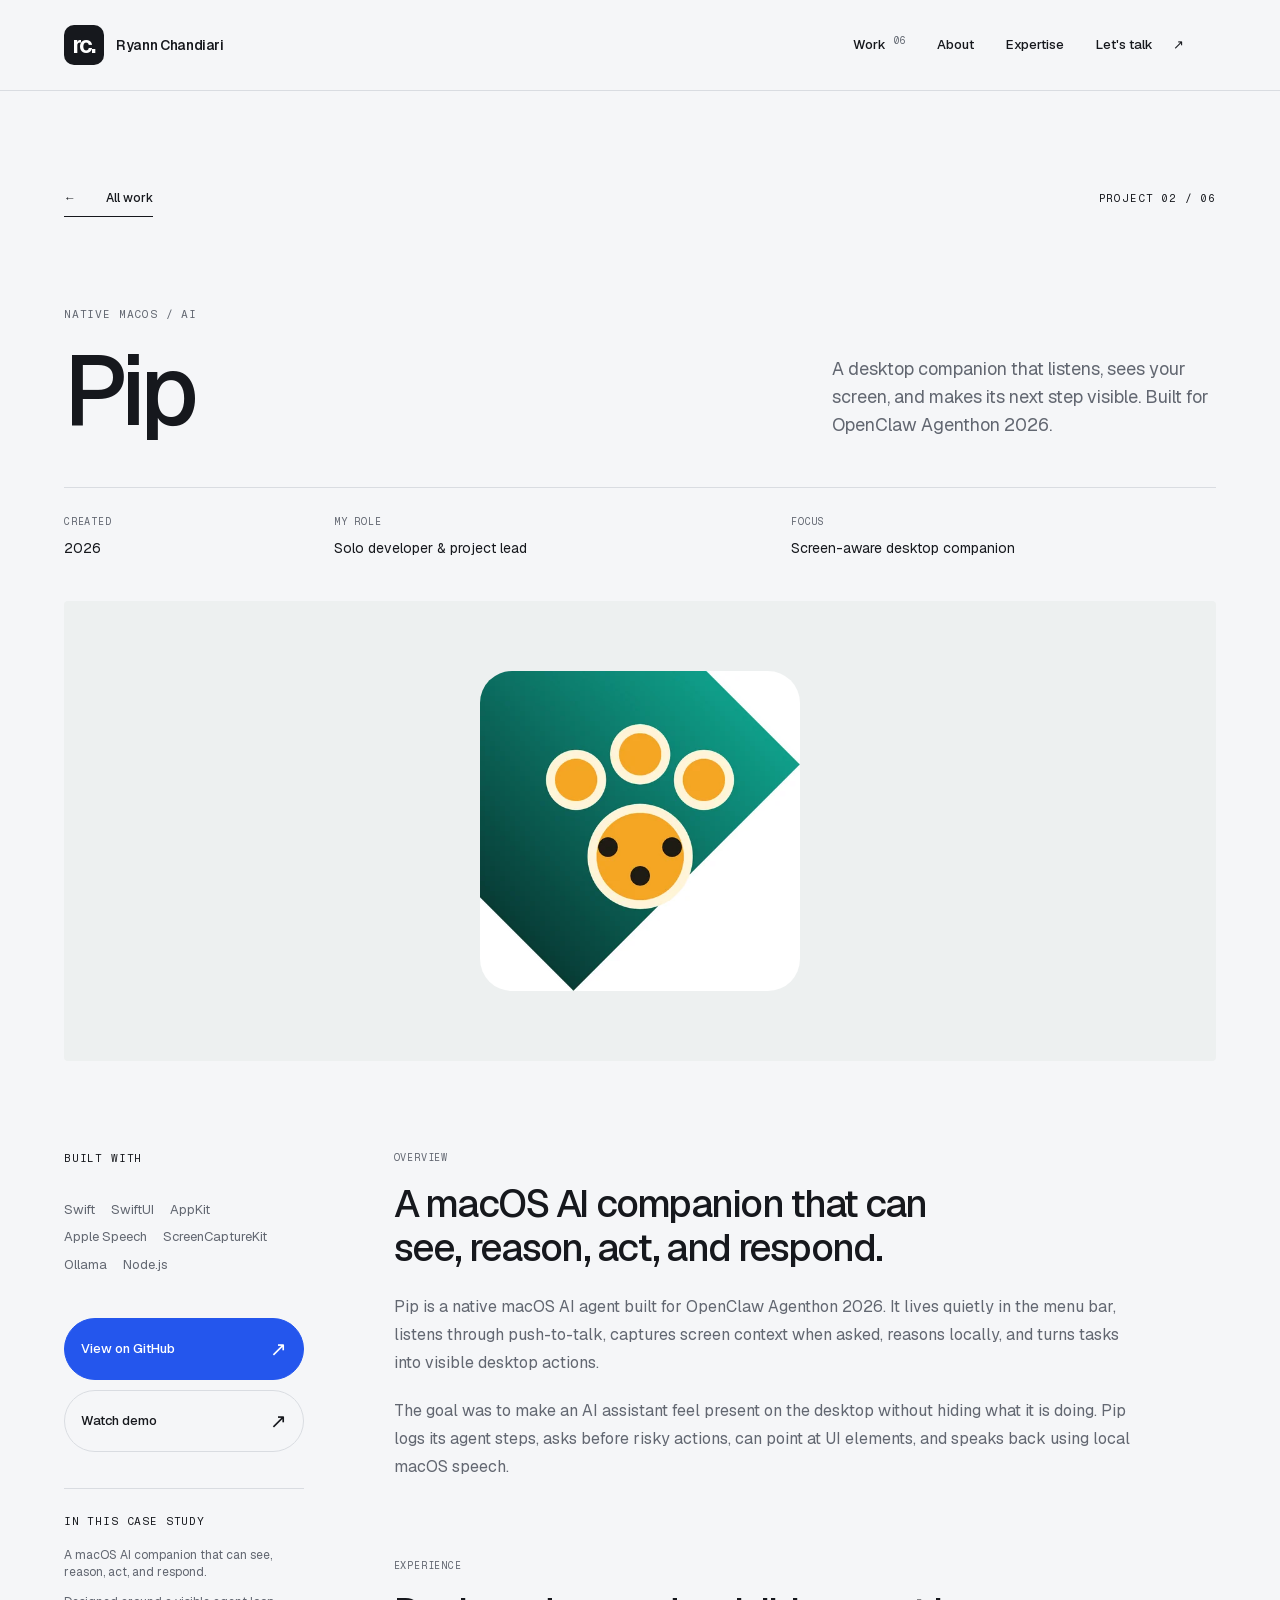
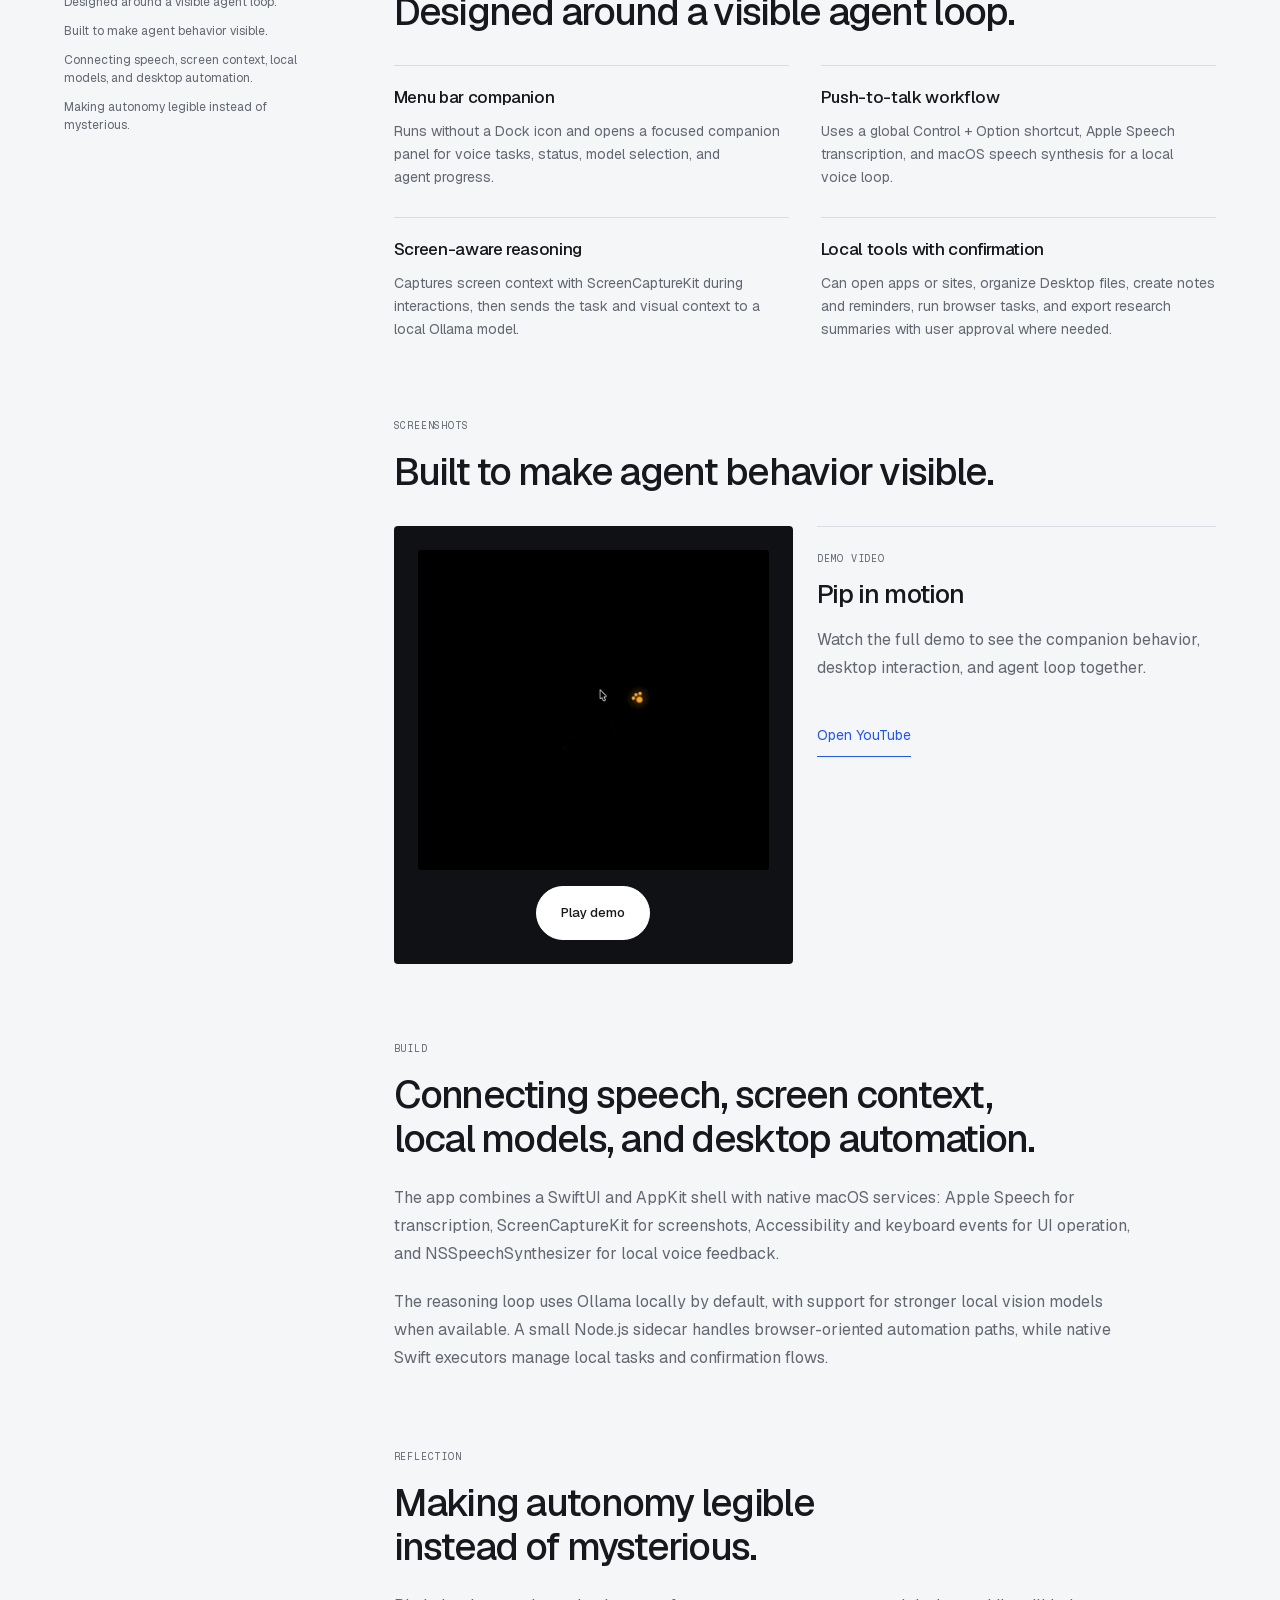
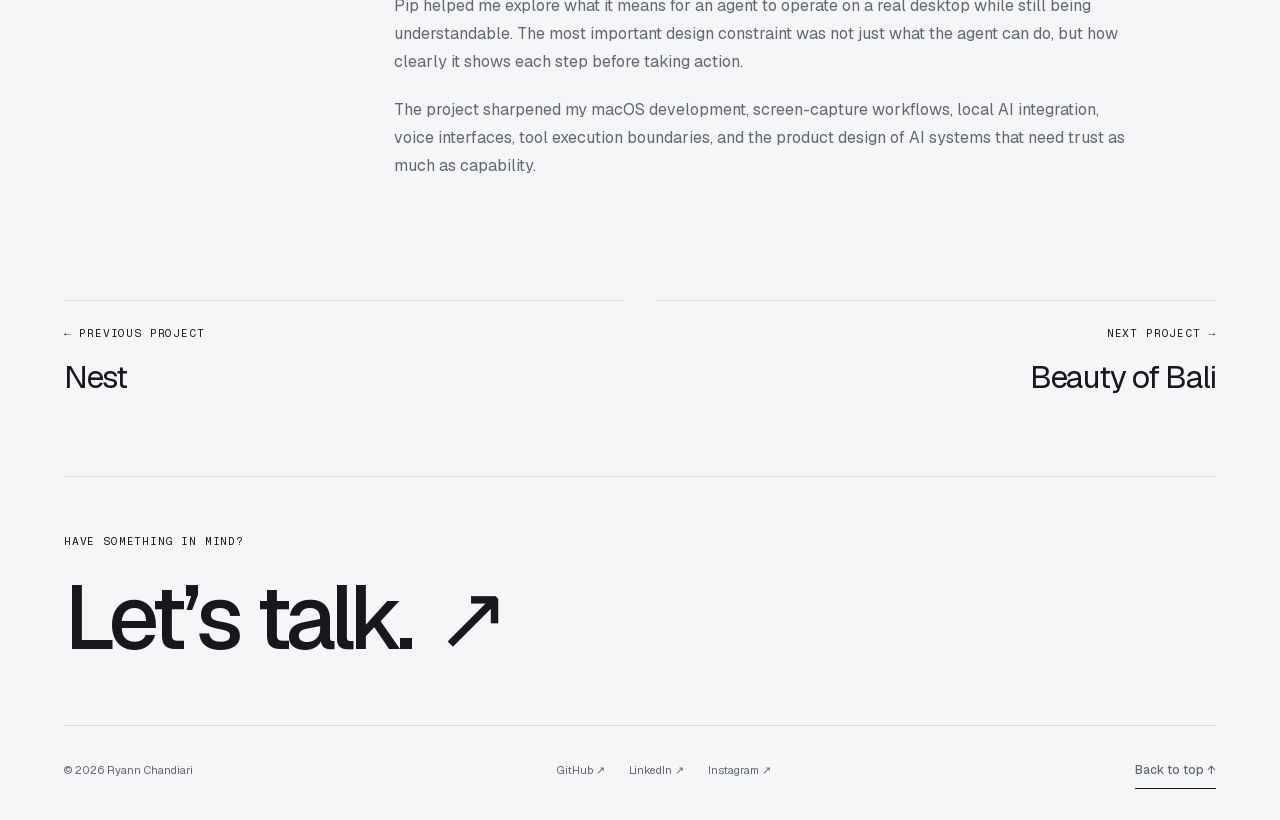
<file: pip.html>
<!doctype html>
<html lang="en">
    <head>
        <meta charset="UTF-8" />
        <meta name="viewport" content="width=device-width, initial-scale=1.0" />
        <meta
            name="description"
            content="A desktop companion that listens, sees your screen, and makes its next step visible. Built for OpenClaw Agenthon 2026."
        />
        <meta name="theme-color" content="#f5f6f8" />
        <meta property="og:title" content="Pip — Ryann Chandiari" />
        <meta
            property="og:description"
            content="A desktop companion that listens, sees your screen, and makes its next step visible. Built for OpenClaw Agenthon 2026."
        />
        <meta property="og:type" content="website" />
        <title>Pip — Ryann Chandiari</title>
        <link rel="canonical" href="https://ryann.my.id/pip.html" />
        <link rel="icon" href="assets/favicon.svg" type="image/svg+xml" />
        <link rel="stylesheet" href="style.css" />
        <link rel="stylesheet" href="case-study.css" />
        <script src="script.js" defer></script>
    </head>
    <body class="case-page">
        <a class="skip-link" href="#content">Skip to content</a>
        <header class="site-header">
            <div class="header-inner container">
                <a
                    class="brand"
                    href="index.html"
                    aria-label="Ryann Chandiari, home"
                    ><span class="brand-mark" aria-hidden="true">rc.</span
                    ><span class="brand-name">Ryann Chandiari</span></a
                >
                <nav class="desktop-nav" aria-label="Main navigation">
                    <a href="index.html#work"
                        >Work <span class="nav-count">06</span></a
                    >
                    <a href="index.html#about">About</a>
                    <a href="index.html#skills">Expertise</a>
                    <a href="index.html#contact" class="nav-contact"
                        >Let's talk <span aria-hidden="true">↗</span></a
                    >
                </nav>
                <div class="header-actions">
                    <button
                        class="menu-toggle"
                        id="menuToggle"
                        type="button"
                        aria-controls="mobileMenu"
                        aria-expanded="false"
                    >
                        Menu <span aria-hidden="true">☰</span>
                    </button>
                </div>
            </div>
        </header>
        <dialog
            id="mobileMenu"
            class="mobile-menu"
            aria-labelledby="mobileMenuTitle"
        >
            <div class="mobile-menu-header">
                <span class="eyebrow" id="mobileMenuTitle"
                    >Explore the portfolio</span
                ><button
                    class="menu-close"
                    type="button"
                    data-close-dialog
                    aria-label="Close menu"
                >
                    ✕
                </button>
            </div>
            <nav aria-label="Mobile navigation">
                <a href="index.html#work"
                    ><span>01</span> Selected work
                    <span aria-hidden="true">↗</span></a
                ><a href="index.html#about"
                    ><span>02</span> About me
                    <span aria-hidden="true">↗</span></a
                ><a href="index.html#skills"
                    ><span>03</span> Expertise
                    <span aria-hidden="true">↗</span></a
                ><a href="index.html#contact"
                    ><span>04</span> Let's talk
                    <span aria-hidden="true">↗</span></a
                >
            </nav>
            <div class="mobile-menu-footer">
                <p>Based in Indonesia.<br />Open to what's next.</p>
                <a href="mailto:ryann.chandiari@gmail.com"
                    >ryann.chandiari@gmail.com</a
                >
            </div>
        </dialog>
        <main id="content" tabindex="-1">
            <section class="case-hero container" aria-labelledby="caseTitle">
                <div class="case-hero-top">
                    <a class="text-link" href="index.html#work"
                        ><span aria-hidden="true">←</span> All work</a
                    >
                    <span class="eyebrow">Project 02 / 06</span>
                </div>
                <p class="eyebrow case-category">Native macOS / AI</p>
                <div class="case-title-grid">
                    <h1 id="caseTitle">Pip</h1>
                    <p class="case-summary">
                        A desktop companion that listens, sees your screen, and
                        makes its next step visible. Built for OpenClaw Agenthon
                        2026.
                    </p>
                </div>
                <dl class="case-overview">
                    <div>
                        <dt>Created</dt>
                        <dd>2026</dd>
                    </div>
                    <div>
                        <dt>My role</dt>
                        <dd>Solo developer &amp; project lead</dd>
                    </div>
                    <div>
                        <dt>Focus</dt>
                        <dd>Screen-aware desktop companion</dd>
                    </div>
                </dl>
                <div class="case-cover case-cover--icon">
                    <img
                        src="assets/optimized/pip-icon.webp"
                        alt="Pip application icon: a yellow paw on a green background"
                        width="512"
                        height="512"
                        decoding="async"
                        class=""
                        fetchpriority="high"
                    />
                </div>
            </section>
            <div class="project-details container">
                <aside class="meta-sidebar" aria-label="Project resources">
                    <p class="eyebrow">Built with</p>
                    <ul class="case-tools">
                        <li>Swift</li>
                        <li>SwiftUI</li>
                        <li>AppKit</li>
                        <li>Apple Speech</li>
                        <li>ScreenCaptureKit</li>
                        <li>Ollama</li>
                        <li>Node.js</li>
                    </ul>
                    <div class="case-links">
                        <a
                            class="button button-primary"
                            href="https://github.com/HyperOrb/OpenClaw2026_Ryann_Pip"
                            target="_blank"
                            rel="noopener noreferrer"
                            >View on GitHub
                            <span aria-hidden="true">↗</span></a
                        >
                        <a
                            class="button button-secondary"
                            href="https://youtu.be/fQXdMJfcYNU"
                            target="_blank"
                            rel="noopener noreferrer"
                            >Watch demo <span aria-hidden="true">↗</span></a
                        >
                    </div>
                    <nav class="case-contents" aria-label="On this page">
                        <p class="eyebrow">In this case study</p>
                        <a href="#story-1"
                            >A macOS AI companion that can see, reason, act, and
                            respond.</a
                        ><a href="#story-2"
                            >Designed around a visible agent loop.</a
                        ><a href="#story-3"
                            >Built to make agent behavior visible.</a
                        ><a href="#story-4"
                            >Connecting speech, screen context, local models,
                            and desktop automation.</a
                        ><a href="#story-5"
                            >Making autonomy legible instead of mysterious.</a
                        >
                    </nav>
                </aside>
                <div class="content-main">
                    <section class="description-group" id="story-1">
                        <span class="section-label">Overview</span>
                        <h2>
                            A macOS AI companion that can see, reason, act, and
                            respond.
                        </h2>
                        <p>
                            Pip is a native macOS AI agent built for OpenClaw
                            Agenthon 2026. It lives quietly in the menu bar,
                            listens through push-to-talk, captures screen
                            context when asked, reasons locally, and turns tasks
                            into visible desktop actions.
                        </p>
                        <p>
                            The goal was to make an AI assistant feel present on
                            the desktop without hiding what it is doing. Pip
                            logs its agent steps, asks before risky actions, can
                            point at UI elements, and speaks back using local
                            macOS speech.
                        </p>
                    </section>
                    <section class="description-group" id="story-2">
                        <span class="section-label">Experience</span>
                        <h2>Designed around a visible agent loop.</h2>
                        <div class="feature-grid">
                            <div class="feature-card">
                                <h3>Menu bar companion</h3>
                                <p>
                                    Runs without a Dock icon and opens a focused
                                    companion panel for voice tasks, status,
                                    model selection, and agent progress.
                                </p>
                            </div>
                            <div class="feature-card">
                                <h3>Push-to-talk workflow</h3>
                                <p>
                                    Uses a global Control + Option shortcut,
                                    Apple Speech transcription, and macOS speech
                                    synthesis for a local voice loop.
                                </p>
                            </div>
                            <div class="feature-card">
                                <h3>Screen-aware reasoning</h3>
                                <p>
                                    Captures screen context with
                                    ScreenCaptureKit during interactions, then
                                    sends the task and visual context to a local
                                    Ollama model.
                                </p>
                            </div>
                            <div class="feature-card">
                                <h3>Local tools with confirmation</h3>
                                <p>
                                    Can open apps or sites, organize Desktop
                                    files, create notes and reminders, run
                                    browser tasks, and export research summaries
                                    with user approval where needed.
                                </p>
                            </div>
                        </div>
                    </section>
                    <section class="description-group" id="story-3">
                        <span class="section-label">Screenshots</span>
                        <h2>Built to make agent behavior visible.</h2>
                        <div class="project-gallery">
                            <div class="demo-preview">
                                <img
                                    src="assets/optimized/pip-demo.webp"
                                    alt="Pip’s orange paw companion following the cursor in its desktop demonstration"
                                    class="gallery-image"
                                    id="demoImage"
                                    loading="lazy"
                                    decoding="async"
                                    width="800"
                                    height="730"
                                />
                                <button
                                    class="button button-secondary"
                                    type="button"
                                    data-demo-src="assets/pip-demo.gif"
                                    data-demo-target="demoImage"
                                    aria-pressed="false"
                                >
                                    Play demo
                                </button>
                            </div>
                            <div class="demo-card">
                                <span>Demo video</span>
                                <strong>Pip in motion</strong>
                                <p>
                                    Watch the full demo to see the companion
                                    behavior, desktop interaction, and agent
                                    loop together.
                                </p>
                                <a
                                    href="https://youtu.be/fQXdMJfcYNU"
                                    target="_blank"
                                    rel="noopener noreferrer"
                                    >Open YouTube</a
                                >
                            </div>
                        </div>
                    </section>
                    <section class="description-group" id="story-4">
                        <span class="section-label">Build</span>
                        <h2>
                            Connecting speech, screen context, local models, and
                            desktop automation.
                        </h2>
                        <p>
                            The app combines a SwiftUI and AppKit shell with
                            native macOS services: Apple Speech for
                            transcription, ScreenCaptureKit for screenshots,
                            Accessibility and keyboard events for UI operation,
                            and NSSpeechSynthesizer for local voice feedback.
                        </p>
                        <p>
                            The reasoning loop uses Ollama locally by default,
                            with support for stronger local vision models when
                            available. A small Node.js sidecar handles
                            browser-oriented automation paths, while native
                            Swift executors manage local tasks and confirmation
                            flows.
                        </p>
                    </section>
                    <section class="description-group" id="story-5">
                        <span class="section-label">Reflection</span>
                        <h2>Making autonomy legible instead of mysterious.</h2>
                        <p>
                            Pip helped me explore what it means for an agent to
                            operate on a real desktop while still being
                            understandable. The most important design constraint
                            was not just what the agent can do, but how clearly
                            it shows each step before taking action.
                        </p>
                        <p>
                            The project sharpened my macOS development,
                            screen-capture workflows, local AI integration,
                            voice interfaces, tool execution boundaries, and the
                            product design of AI systems that need trust as much
                            as capability.
                        </p>
                    </section>
                </div>
            </div>
            <nav
                class="project-pagination container"
                aria-label="More projects"
            >
                <a href="nest.html" class="project-pagination-link">
                    <span class="eyebrow">← Previous project</span>
                    <span class="pagination-title">Nest</span>
                </a>
                <a
                    href="beautyofbali.html"
                    class="project-pagination-link project-pagination-link--next"
                >
                    <span class="eyebrow">Next project →</span>
                    <span class="pagination-title">Beauty of Bali</span>
                </a>
            </nav>
        </main>
        <footer class="case-footer container">
            <div>
                <p class="eyebrow">Have something in mind?</p>
                <a
                    class="case-contact-link"
                    href="mailto:ryann.chandiari@gmail.com"
                    >Let’s talk. <span aria-hidden="true">↗</span></a
                >
            </div>
            <div class="case-footer-bottom">
                <span>© <span data-year>2026</span> Ryann Chandiari</span>
                <div class="case-socials">
                    <a
                        href="https://github.com/HyperOrb"
                        target="_blank"
                        rel="noopener noreferrer"
                        >GitHub ↗</a
                    >
                    <a
                        href="https://www.linkedin.com/in/rynnchan"
                        target="_blank"
                        rel="noopener noreferrer"
                        >LinkedIn ↗</a
                    >
                    <a
                        href="https://www.instagram.com/rynnchn_/"
                        target="_blank"
                        rel="noopener noreferrer"
                        >Instagram ↗</a
                    >
                </div>
                <a href="#content" class="text-link">Back to top ↑</a>
            </div>
        </footer>
    </body>
</html>
</file>
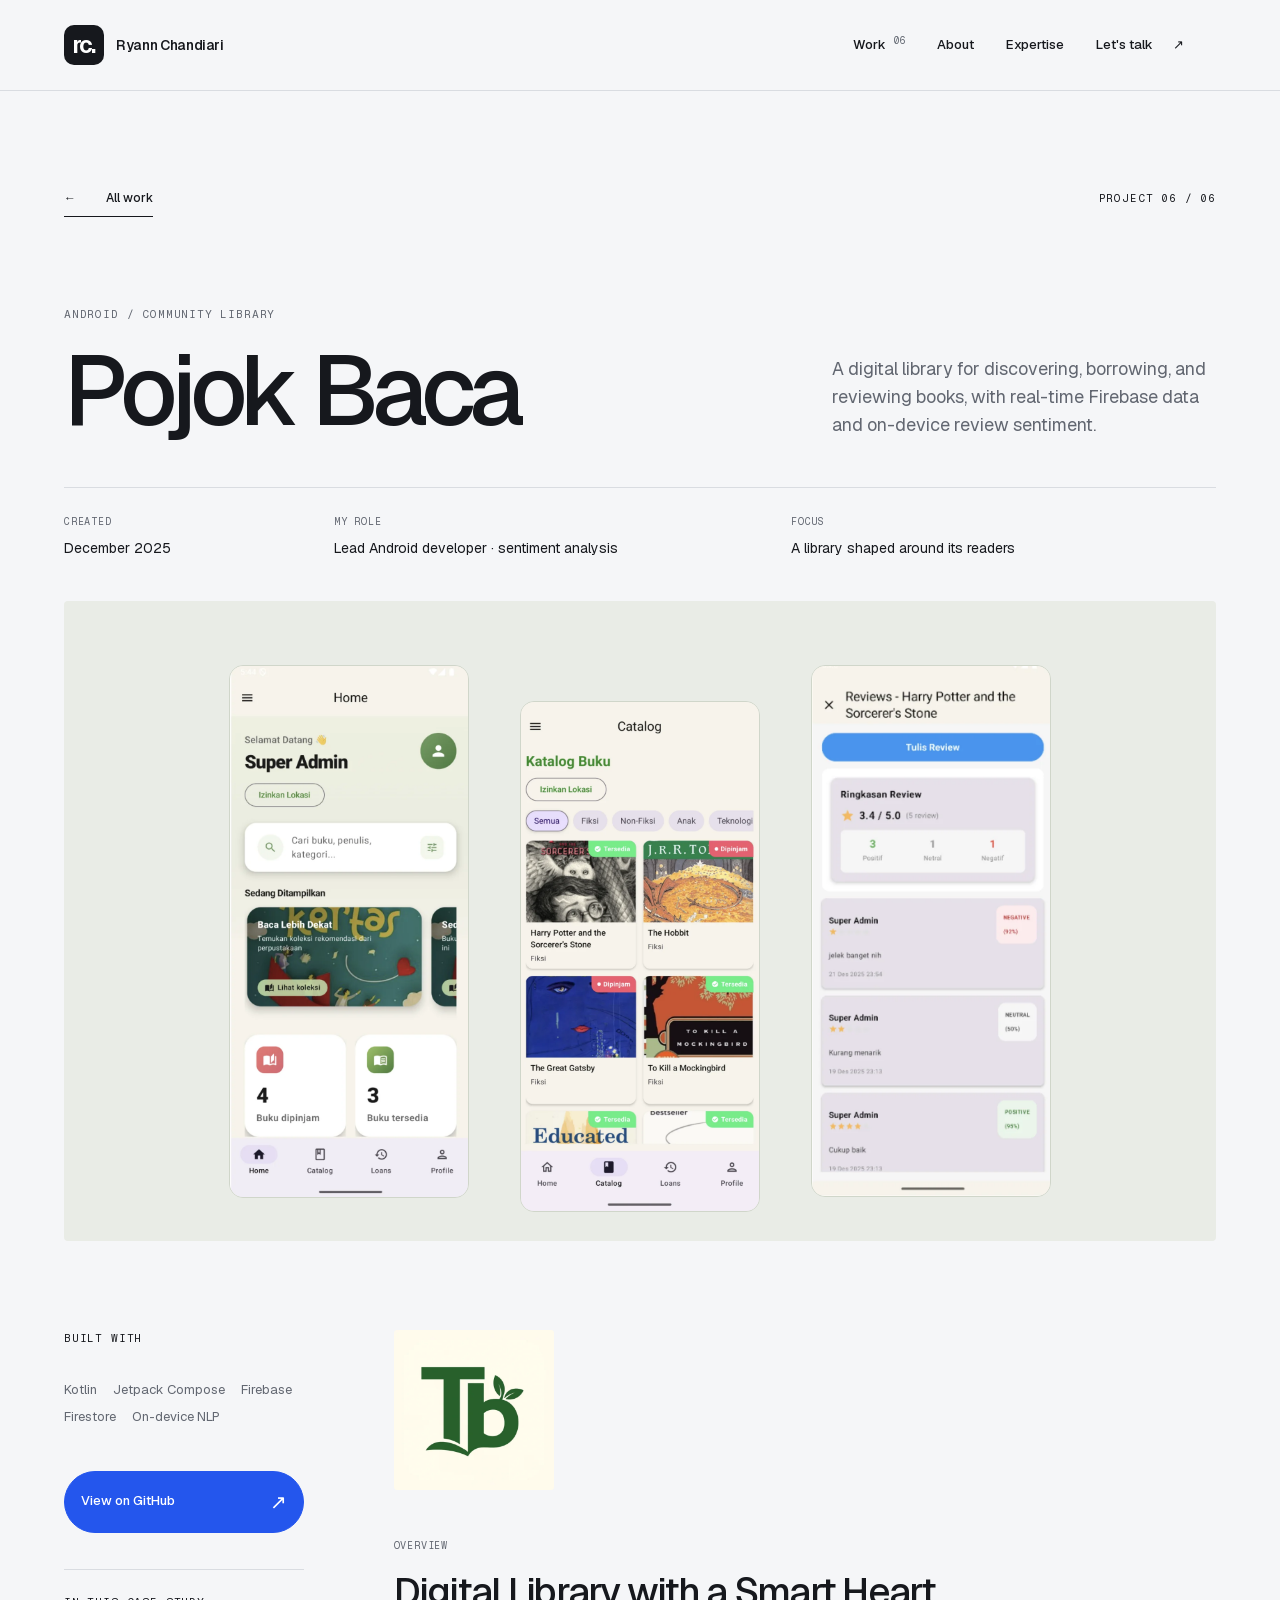
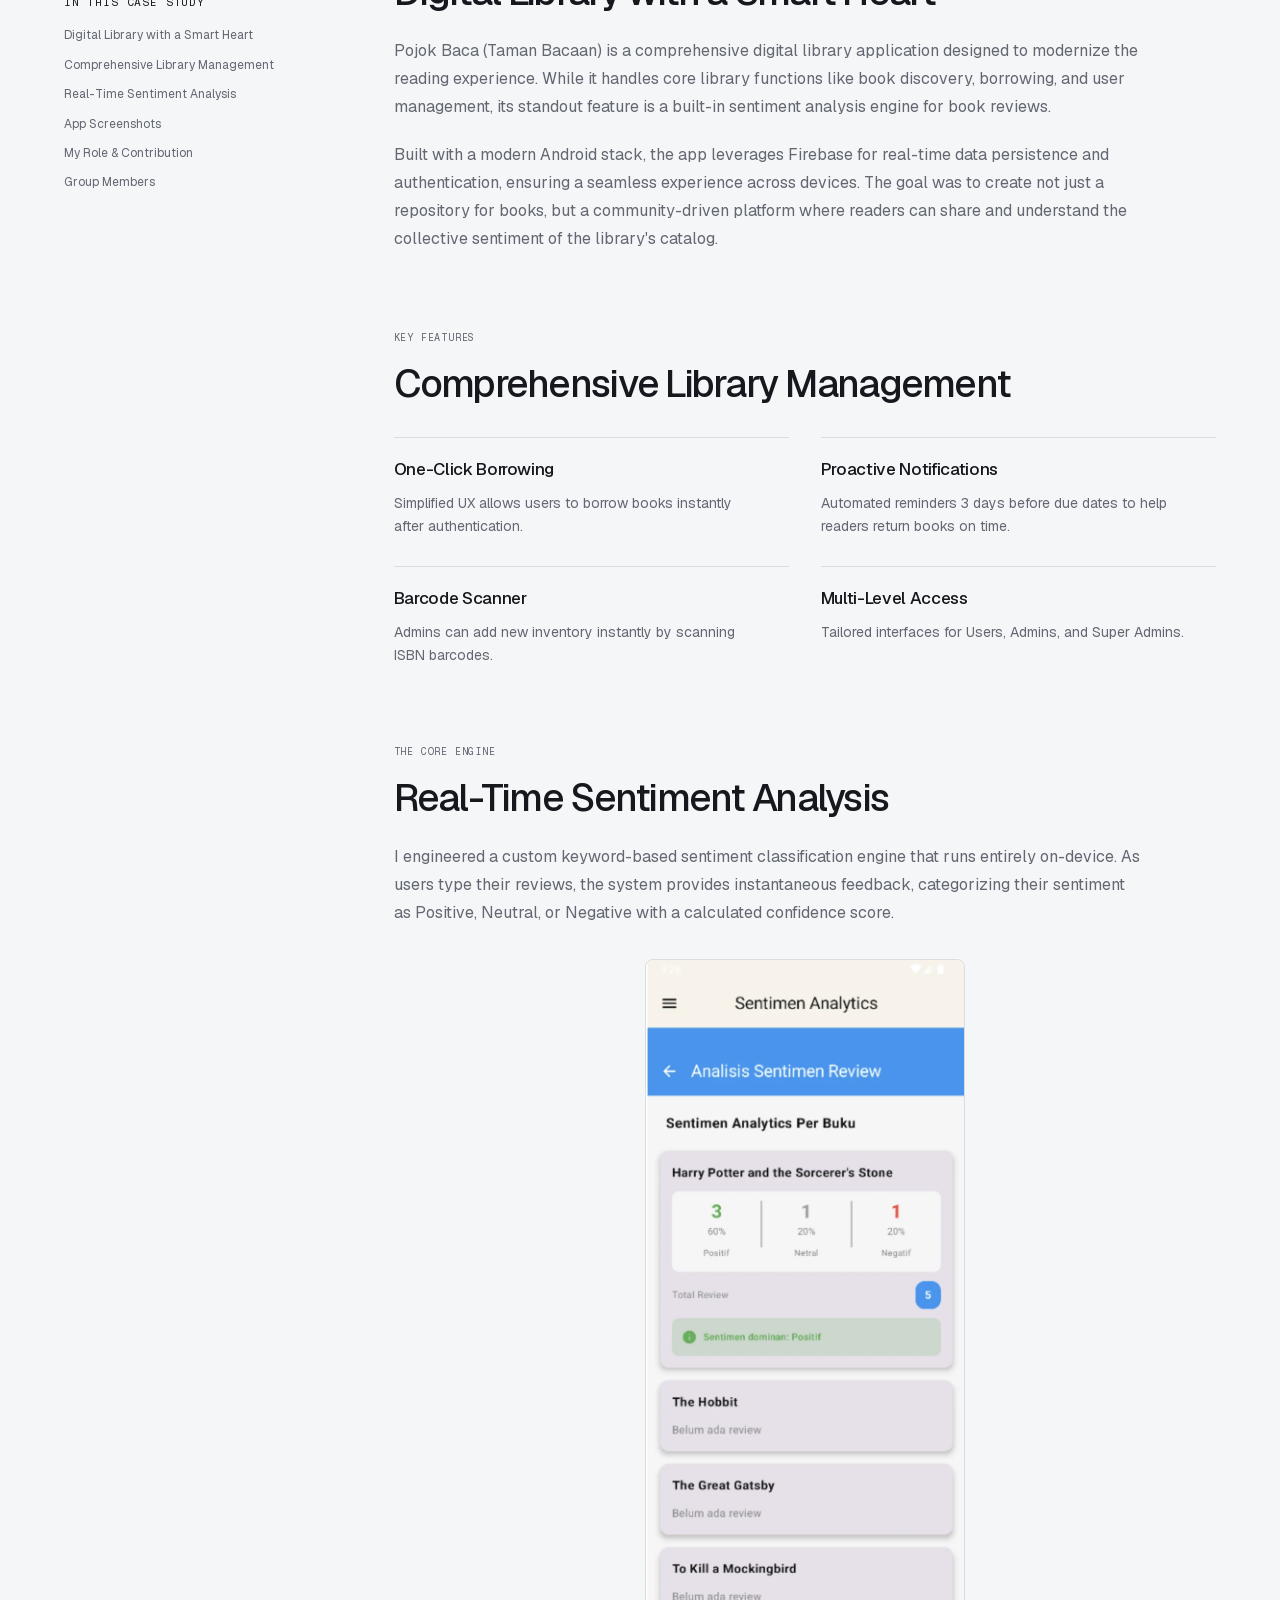
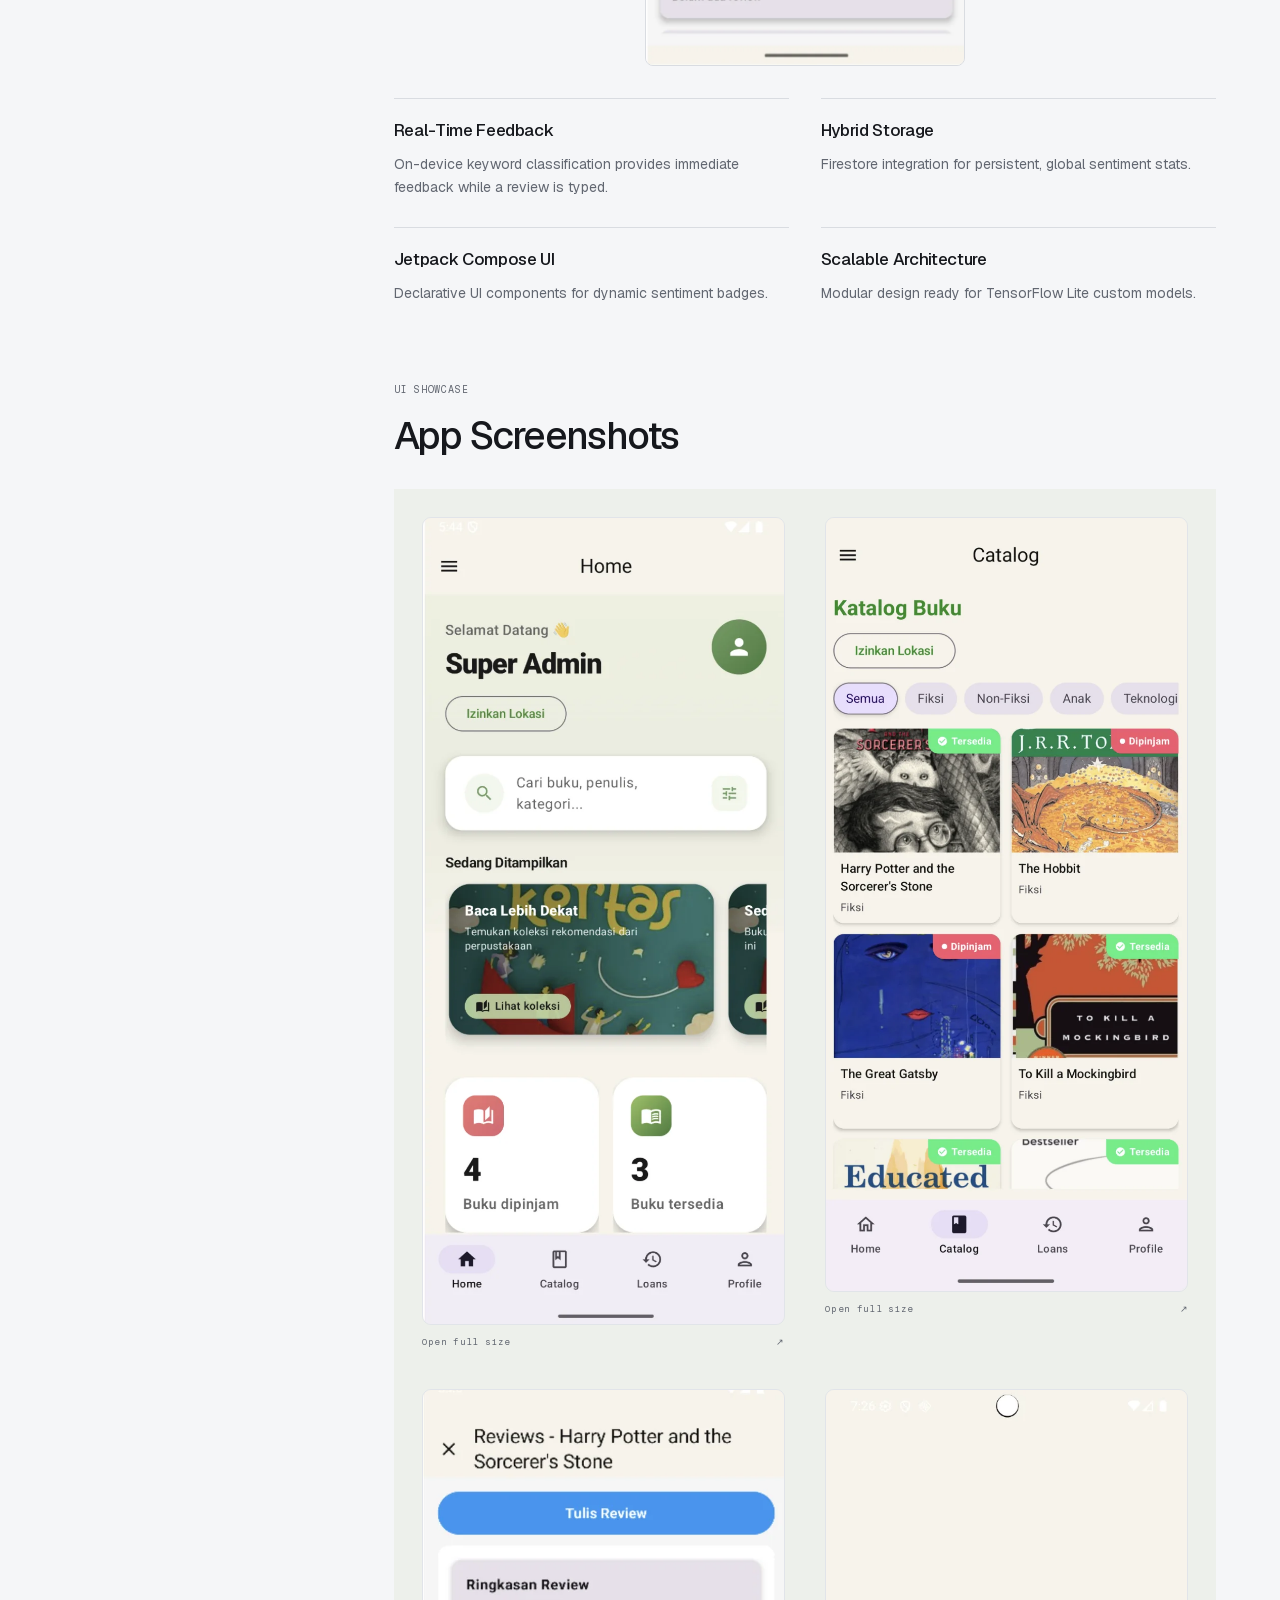
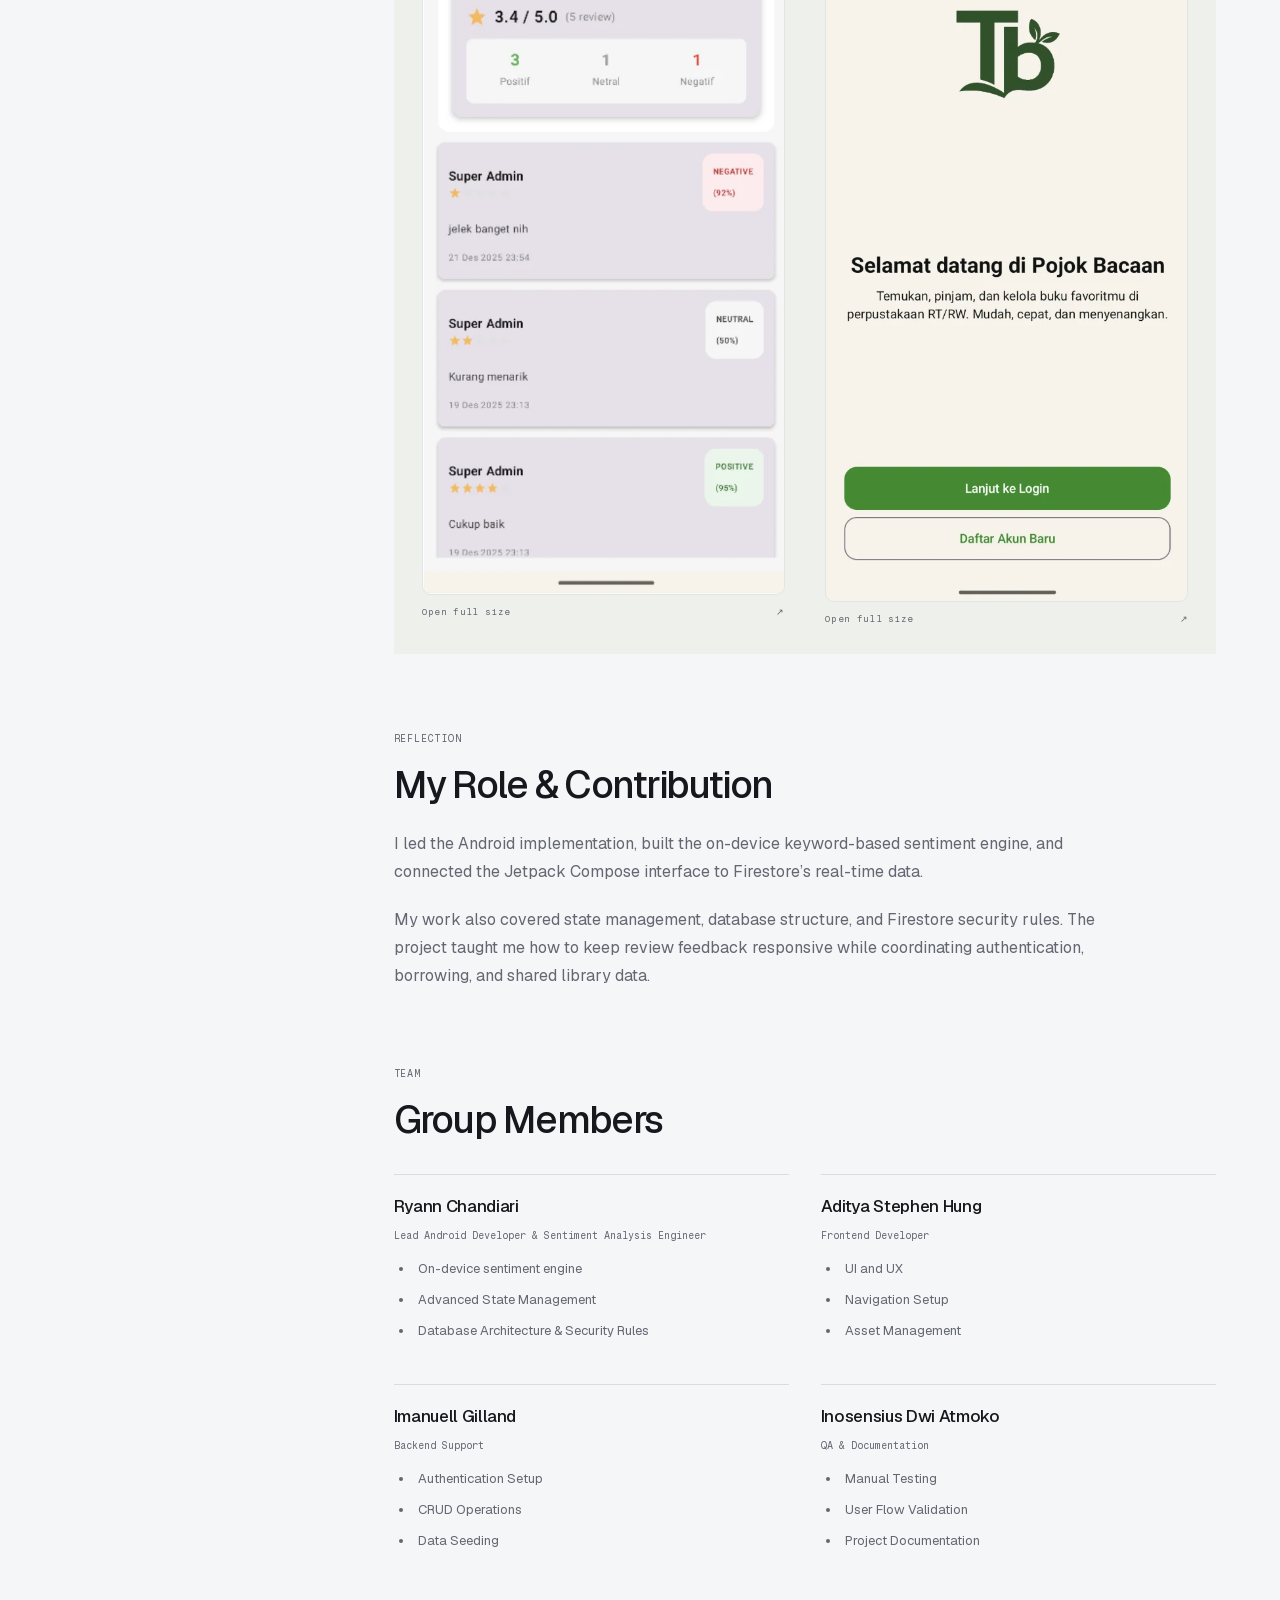
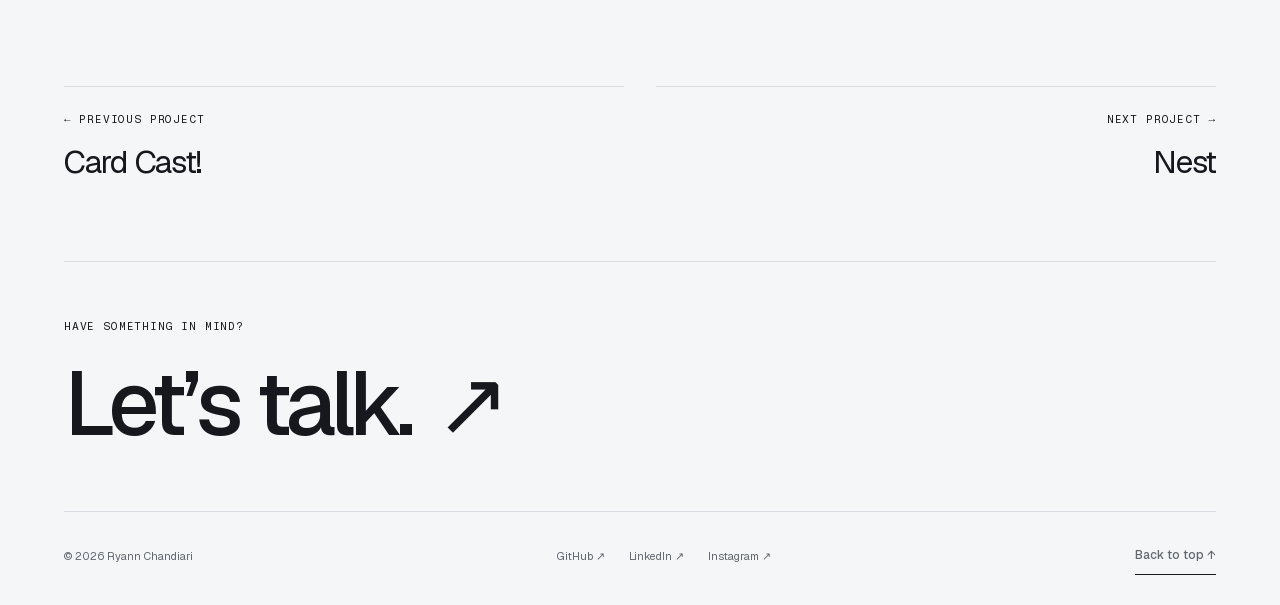
<file: tamanbaca.html>
<!doctype html>
<html lang="en">
    <head>
        <meta charset="UTF-8" />
        <meta name="viewport" content="width=device-width, initial-scale=1.0" />
        <meta
            name="description"
            content="A digital library for discovering, borrowing, and reviewing books, with real-time Firebase data and on-device review sentiment."
        />
        <meta name="theme-color" content="#f5f6f8" />
        <meta property="og:title" content="Pojok Baca — Ryann Chandiari" />
        <meta
            property="og:description"
            content="A digital library for discovering, borrowing, and reviewing books, with real-time Firebase data and on-device review sentiment."
        />
        <meta property="og:type" content="website" />
        <title>Pojok Baca — Ryann Chandiari</title>
        <link rel="canonical" href="https://ryann.my.id/tamanbaca.html" />
        <link rel="icon" href="assets/favicon.svg" type="image/svg+xml" />
        <link rel="stylesheet" href="style.css" />
        <link rel="stylesheet" href="case-study.css" />
        <script src="script.js" defer></script>
    </head>
    <body class="case-page">
        <a class="skip-link" href="#content">Skip to content</a>
        <header class="site-header">
            <div class="header-inner container">
                <a
                    class="brand"
                    href="index.html"
                    aria-label="Ryann Chandiari, home"
                    ><span class="brand-mark" aria-hidden="true">rc.</span
                    ><span class="brand-name">Ryann Chandiari</span></a
                >
                <nav class="desktop-nav" aria-label="Main navigation">
                    <a href="index.html#work"
                        >Work <span class="nav-count">06</span></a
                    >
                    <a href="index.html#about">About</a>
                    <a href="index.html#skills">Expertise</a>
                    <a href="index.html#contact" class="nav-contact"
                        >Let's talk <span aria-hidden="true">↗</span></a
                    >
                </nav>
                <div class="header-actions">
                    <button
                        class="menu-toggle"
                        id="menuToggle"
                        type="button"
                        aria-controls="mobileMenu"
                        aria-expanded="false"
                    >
                        Menu <span aria-hidden="true">☰</span>
                    </button>
                </div>
            </div>
        </header>
        <dialog
            id="mobileMenu"
            class="mobile-menu"
            aria-labelledby="mobileMenuTitle"
        >
            <div class="mobile-menu-header">
                <span class="eyebrow" id="mobileMenuTitle"
                    >Explore the portfolio</span
                ><button
                    class="menu-close"
                    type="button"
                    data-close-dialog
                    aria-label="Close menu"
                >
                    ✕
                </button>
            </div>
            <nav aria-label="Mobile navigation">
                <a href="index.html#work"
                    ><span>01</span> Selected work
                    <span aria-hidden="true">↗</span></a
                ><a href="index.html#about"
                    ><span>02</span> About me
                    <span aria-hidden="true">↗</span></a
                ><a href="index.html#skills"
                    ><span>03</span> Expertise
                    <span aria-hidden="true">↗</span></a
                ><a href="index.html#contact"
                    ><span>04</span> Let's talk
                    <span aria-hidden="true">↗</span></a
                >
            </nav>
            <div class="mobile-menu-footer">
                <p>Based in Indonesia.<br />Open to what's next.</p>
                <a href="mailto:ryann.chandiari@gmail.com"
                    >ryann.chandiari@gmail.com</a
                >
            </div>
        </dialog>
        <main id="content" tabindex="-1">
            <section class="case-hero container" aria-labelledby="caseTitle">
                <div class="case-hero-top">
                    <a class="text-link" href="index.html#work"
                        ><span aria-hidden="true">←</span> All work</a
                    >
                    <span class="eyebrow">Project 06 / 06</span>
                </div>
                <p class="eyebrow case-category">Android / Community library</p>
                <div class="case-title-grid">
                    <h1 id="caseTitle">Pojok Baca</h1>
                    <p class="case-summary">
                        A digital library for discovering, borrowing, and
                        reviewing books, with real-time Firebase data and
                        on-device review sentiment.
                    </p>
                </div>
                <dl class="case-overview">
                    <div>
                        <dt>Created</dt>
                        <dd>December 2025</dd>
                    </div>
                    <div>
                        <dt>My role</dt>
                        <dd>Lead Android developer · sentiment analysis</dd>
                    </div>
                    <div>
                        <dt>Focus</dt>
                        <dd>A library shaped around its readers</dd>
                    </div>
                </dl>
                <div class="case-cover case-cover--phones">
                    <img
                        src="assets/optimized/tamanbaca_home.webp"
                        alt="Pojok Baca home dashboard"
                        width="684"
                        height="1526"
                        decoding="async"
                        class=""
                        fetchpriority="high"
                    /><img
                        src="assets/optimized/tamanbaca_catalog.webp"
                        alt="Pojok Baca book catalog"
                        width="714"
                        height="1528"
                        decoding="async"
                        class=""
                        loading="eager"
                    /><img
                        src="assets/optimized/tamanbaca_review.webp"
                        alt="Pojok Baca review and sentiment interface"
                        width="578"
                        height="1288"
                        decoding="async"
                        class=""
                        loading="eager"
                    />
                </div>
            </section>
            <div class="project-details container">
                <aside class="meta-sidebar" aria-label="Project resources">
                    <p class="eyebrow">Built with</p>
                    <ul class="case-tools">
                        <li>Kotlin</li>
                        <li>Jetpack Compose</li>
                        <li>Firebase</li>
                        <li>Firestore</li>
                        <li>On-device NLP</li>
                    </ul>
                    <div class="case-links">
                        <a
                            class="button button-primary"
                            href="https://github.com/HyperOrb/PojokBaca"
                            target="_blank"
                            rel="noopener noreferrer"
                            >View on GitHub
                            <span aria-hidden="true">↗</span></a
                        >
                    </div>
                    <nav class="case-contents" aria-label="On this page">
                        <p class="eyebrow">In this case study</p>
                        <a href="#story-1">Digital Library with a Smart Heart</a
                        ><a href="#story-2">Comprehensive Library Management</a
                        ><a href="#story-3">Real-Time Sentiment Analysis</a
                        ><a href="#story-4">App Screenshots</a
                        ><a href="#story-5">My Role &amp; Contribution</a
                        ><a href="#story-6">Group Members</a>
                    </nav>
                </aside>
                <div class="content-main">
                    <img
                        src="assets/optimized/tamanbacaan_hero.webp"
                        alt="Pojok Baca App Preview"
                        class="project-logo"
                        loading="lazy"
                        decoding="async"
                        width="512"
                        height="512"
                    />
                    <section class="description-group" id="story-1">
                        <span class="section-label">Overview</span>
                        <h2>Digital Library with a Smart Heart</h2>
                        <p>
                            Pojok Baca (Taman Bacaan) is a comprehensive digital
                            library application designed to modernize the
                            reading experience. While it handles core library
                            functions like book discovery, borrowing, and user
                            management, its standout feature is a built-in
                            sentiment analysis engine for book reviews.
                        </p>
                        <p>
                            Built with a modern Android stack, the app leverages
                            Firebase for real-time data persistence and
                            authentication, ensuring a seamless experience
                            across devices. The goal was to create not just a
                            repository for books, but a community-driven
                            platform where readers can share and understand the
                            collective sentiment of the library's catalog.
                        </p>
                    </section>
                    <section class="description-group" id="story-2">
                        <span class="section-label">Key Features</span>
                        <h2>Comprehensive Library Management</h2>
                        <div class="tech-grid">
                            <div class="tech-card">
                                <h3>One-Click Borrowing</h3>
                                <p>
                                    Simplified UX allows users to borrow books
                                    instantly after authentication.
                                </p>
                            </div>
                            <div class="tech-card">
                                <h3>Proactive Notifications</h3>
                                <p>
                                    Automated reminders 3 days before due dates
                                    to help readers return books on time.
                                </p>
                            </div>
                            <div class="tech-card">
                                <h3>Barcode Scanner</h3>
                                <p>
                                    Admins can add new inventory instantly by
                                    scanning ISBN barcodes.
                                </p>
                            </div>
                            <div class="tech-card">
                                <h3>Multi-Level Access</h3>
                                <p>
                                    Tailored interfaces for Users, Admins, and
                                    Super Admins.
                                </p>
                            </div>
                        </div>
                    </section>
                    <section class="description-group" id="story-3">
                        <span class="section-label">The Core Engine</span>
                        <h2>Real-Time Sentiment Analysis</h2>
                        <p>
                            I engineered a custom keyword-based sentiment
                            classification engine that runs entirely on-device.
                            As users type their reviews, the system provides
                            instantaneous feedback, categorizing their sentiment
                            as Positive, Neutral, or Negative with a calculated
                            confidence score.
                        </p>
                        <img
                            src="assets/optimized/tamanbaca_analytics.webp"
                            alt="Sentiment Analytics Dashboard"
                            loading="lazy"
                            decoding="async"
                            width="662"
                            height="1468"
                            class="phone-detail"
                        />
                        <div class="tech-grid">
                            <div class="tech-card">
                                <h3>Real-Time Feedback</h3>
                                <p>
                                    On-device keyword classification provides
                                    immediate feedback while a review is typed.
                                </p>
                            </div>
                            <div class="tech-card">
                                <h3>Hybrid Storage</h3>
                                <p>
                                    Firestore integration for persistent, global
                                    sentiment stats.
                                </p>
                            </div>
                            <div class="tech-card">
                                <h3>Jetpack Compose UI</h3>
                                <p>
                                    Declarative UI components for dynamic
                                    sentiment badges.
                                </p>
                            </div>
                            <div class="tech-card">
                                <h3>Scalable Architecture</h3>
                                <p>
                                    Modular design ready for TensorFlow Lite
                                    custom models.
                                </p>
                            </div>
                        </div>
                    </section>
                    <section class="description-group" id="story-4">
                        <span class="section-label">UI Showcase</span>
                        <h2>App Screenshots</h2>
                        <div class="project-gallery phone-gallery">
                            <a
                                class="gallery-item"
                                href="assets/optimized/tamanbaca_home.webp"
                                target="_blank"
                                rel="noopener noreferrer"
                                aria-label="Home Dashboard. Open full-size screenshot in a new tab."
                                ><figure>
                                    <img
                                        src="assets/optimized/tamanbaca_home.webp"
                                        alt="Home Dashboard"
                                        loading="lazy"
                                        decoding="async"
                                        width="684"
                                        height="1526"
                                        class="gallery-image"
                                    />
                                    <figcaption>
                                        Open full size
                                        <span aria-hidden="true">↗</span>
                                    </figcaption>
                                </figure></a
                            >
                            <a
                                class="gallery-item"
                                href="assets/optimized/tamanbaca_catalog.webp"
                                target="_blank"
                                rel="noopener noreferrer"
                                aria-label="Book Catalog. Open full-size screenshot in a new tab."
                                ><figure>
                                    <img
                                        src="assets/optimized/tamanbaca_catalog.webp"
                                        alt="Book Catalog"
                                        loading="lazy"
                                        decoding="async"
                                        width="714"
                                        height="1528"
                                        class="gallery-image"
                                    />
                                    <figcaption>
                                        Open full size
                                        <span aria-hidden="true">↗</span>
                                    </figcaption>
                                </figure></a
                            >
                            <a
                                class="gallery-item"
                                href="assets/optimized/tamanbaca_review.webp"
                                target="_blank"
                                rel="noopener noreferrer"
                                aria-label="Review System. Open full-size screenshot in a new tab."
                                ><figure>
                                    <img
                                        src="assets/optimized/tamanbaca_review.webp"
                                        alt="Review System"
                                        loading="lazy"
                                        decoding="async"
                                        width="578"
                                        height="1288"
                                        class="gallery-image"
                                    />
                                    <figcaption>
                                        Open full size
                                        <span aria-hidden="true">↗</span>
                                    </figcaption>
                                </figure></a
                            >
                            <a
                                class="gallery-item"
                                href="assets/optimized/tamanbaca_splash.webp"
                                target="_blank"
                                rel="noopener noreferrer"
                                aria-label="Splash Screen. Open full-size screenshot in a new tab."
                                ><figure>
                                    <img
                                        src="assets/optimized/tamanbaca_splash.webp"
                                        alt="Splash Screen"
                                        loading="lazy"
                                        decoding="async"
                                        width="550"
                                        height="1236"
                                        class="gallery-image"
                                    />
                                    <figcaption>
                                        Open full size
                                        <span aria-hidden="true">↗</span>
                                    </figcaption>
                                </figure></a
                            >
                        </div>
                    </section>
                    <section class="description-group" id="story-5">
                        <span class="section-label">Reflection</span>
                        <h2>My Role &amp; Contribution</h2>
                        <p>
                            I led the Android implementation, built the
                            on-device keyword-based sentiment engine, and
                            connected the Jetpack Compose interface to
                            Firestore’s real-time data.
                        </p>
                        <p>
                            My work also covered state management, database
                            structure, and Firestore security rules. The project
                            taught me how to keep review feedback responsive
                            while coordinating authentication, borrowing, and
                            shared library data.
                        </p>
                    </section>
                    <section class="description-group" id="story-6">
                        <span class="section-label">Team</span>
                        <h2>Group Members</h2>
                        <div class="role-grid">
                            <div class="role-card">
                                <h3 class="member-name">Ryann Chandiari</h3>
                                <div class="member-role">
                                    Lead Android Developer &amp; Sentiment
                                    Analysis Engineer
                                </div>
                                <ul>
                                    <li>On-device sentiment engine</li>
                                    <li>Advanced State Management</li>
                                    <li>
                                        Database Architecture &amp; Security
                                        Rules
                                    </li>
                                </ul>
                            </div>
                            <div class="role-card">
                                <h3 class="member-name">Aditya Stephen Hung</h3>
                                <div class="member-role">
                                    Frontend Developer
                                </div>
                                <ul>
                                    <li>UI and UX</li>
                                    <li>Navigation Setup</li>
                                    <li>Asset Management</li>
                                </ul>
                            </div>
                            <div class="role-card">
                                <h3 class="member-name">Imanuell Gilland</h3>
                                <div class="member-role">Backend Support</div>
                                <ul>
                                    <li>Authentication Setup</li>
                                    <li>CRUD Operations</li>
                                    <li>Data Seeding</li>
                                </ul>
                            </div>
                            <div class="role-card">
                                <h3 class="member-name">
                                    Inosensius Dwi Atmoko
                                </h3>
                                <div class="member-role">
                                    QA &amp; Documentation
                                </div>
                                <ul>
                                    <li>Manual Testing</li>
                                    <li>User Flow Validation</li>
                                    <li>Project Documentation</li>
                                </ul>
                            </div>
                        </div>
                    </section>
                </div>
            </div>
            <nav
                class="project-pagination container"
                aria-label="More projects"
            >
                <a href="cardcast.html" class="project-pagination-link">
                    <span class="eyebrow">← Previous project</span>
                    <span class="pagination-title">Card Cast!</span>
                </a>
                <a
                    href="nest.html"
                    class="project-pagination-link project-pagination-link--next"
                >
                    <span class="eyebrow">Next project →</span>
                    <span class="pagination-title">Nest</span>
                </a>
            </nav>
        </main>
        <footer class="case-footer container">
            <div>
                <p class="eyebrow">Have something in mind?</p>
                <a
                    class="case-contact-link"
                    href="mailto:ryann.chandiari@gmail.com"
                    >Let’s talk. <span aria-hidden="true">↗</span></a
                >
            </div>
            <div class="case-footer-bottom">
                <span>© <span data-year>2026</span> Ryann Chandiari</span>
                <div class="case-socials">
                    <a
                        href="https://github.com/HyperOrb"
                        target="_blank"
                        rel="noopener noreferrer"
                        >GitHub ↗</a
                    >
                    <a
                        href="https://www.linkedin.com/in/rynnchan"
                        target="_blank"
                        rel="noopener noreferrer"
                        >LinkedIn ↗</a
                    >
                    <a
                        href="https://www.instagram.com/rynnchn_/"
                        target="_blank"
                        rel="noopener noreferrer"
                        >Instagram ↗</a
                    >
                </div>
                <a href="#content" class="text-link">Back to top ↑</a>
            </div>
        </footer>
    </body>
</html>
</file>
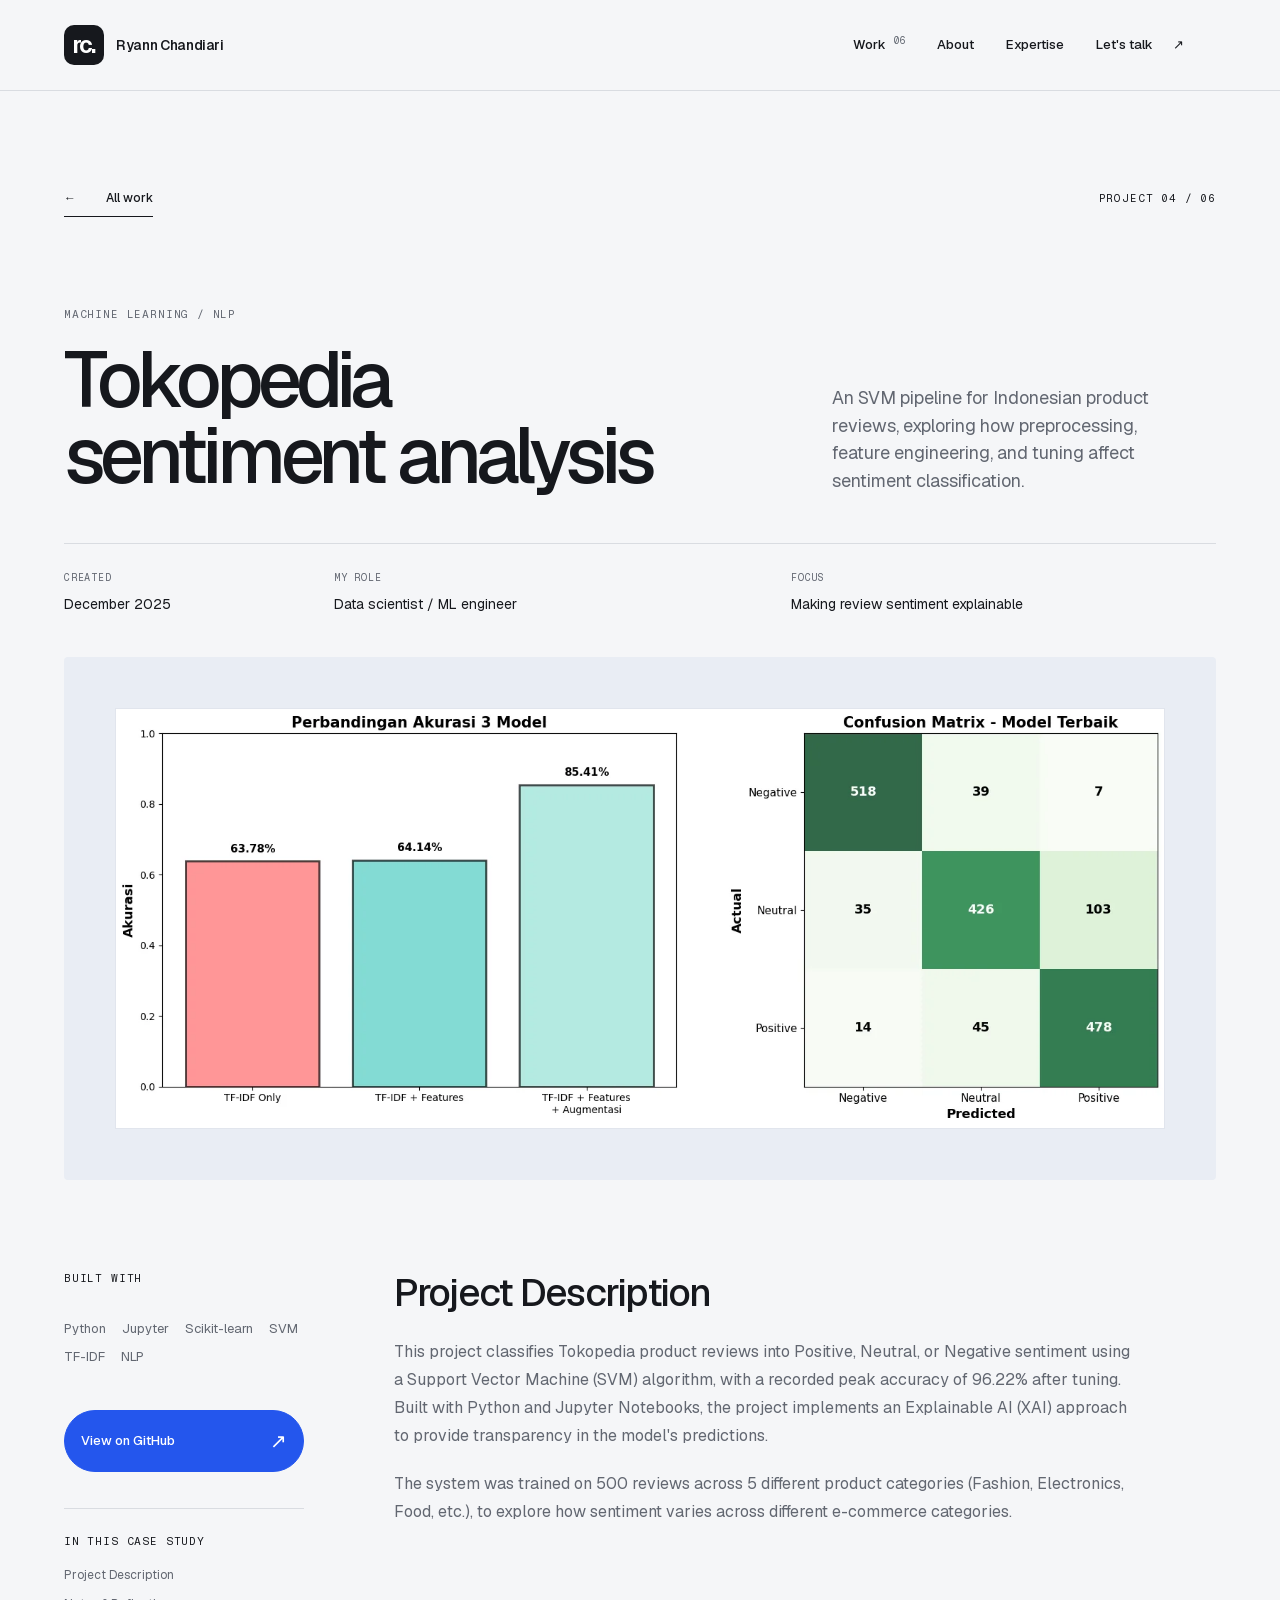
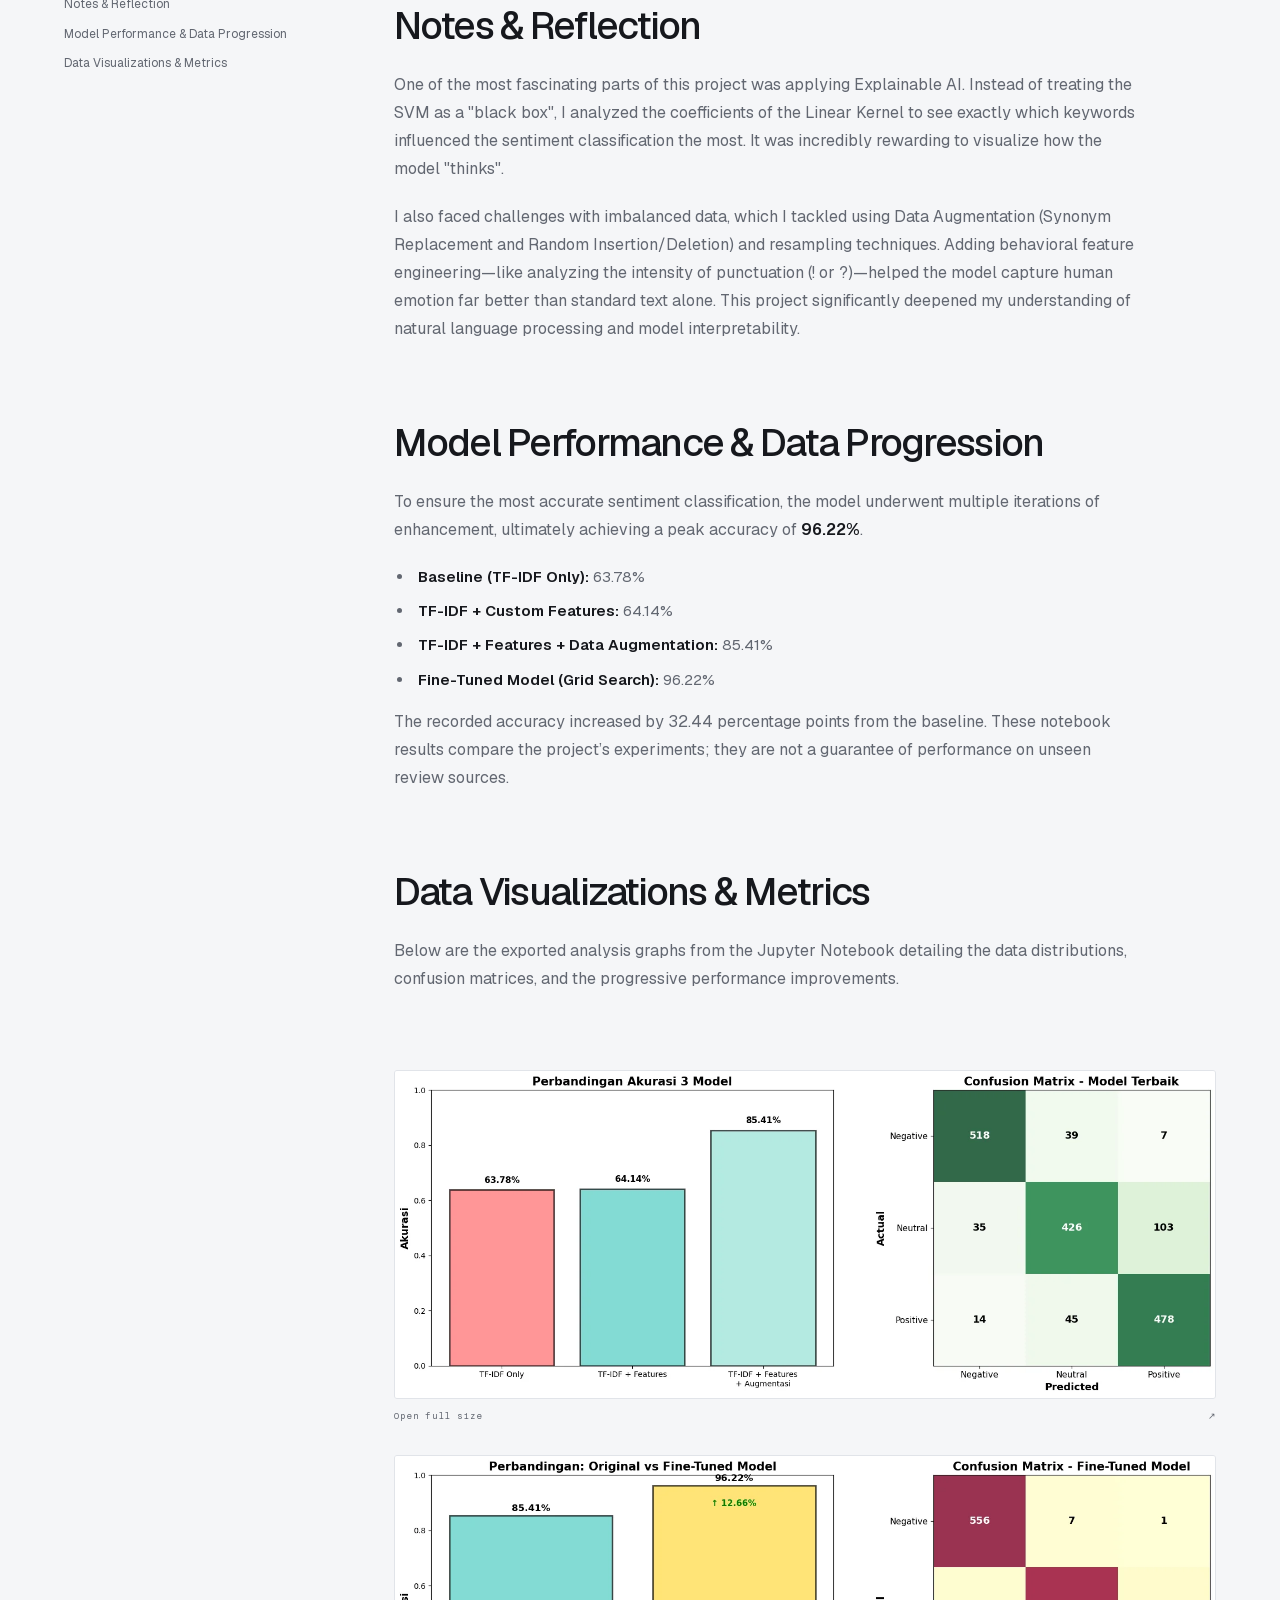
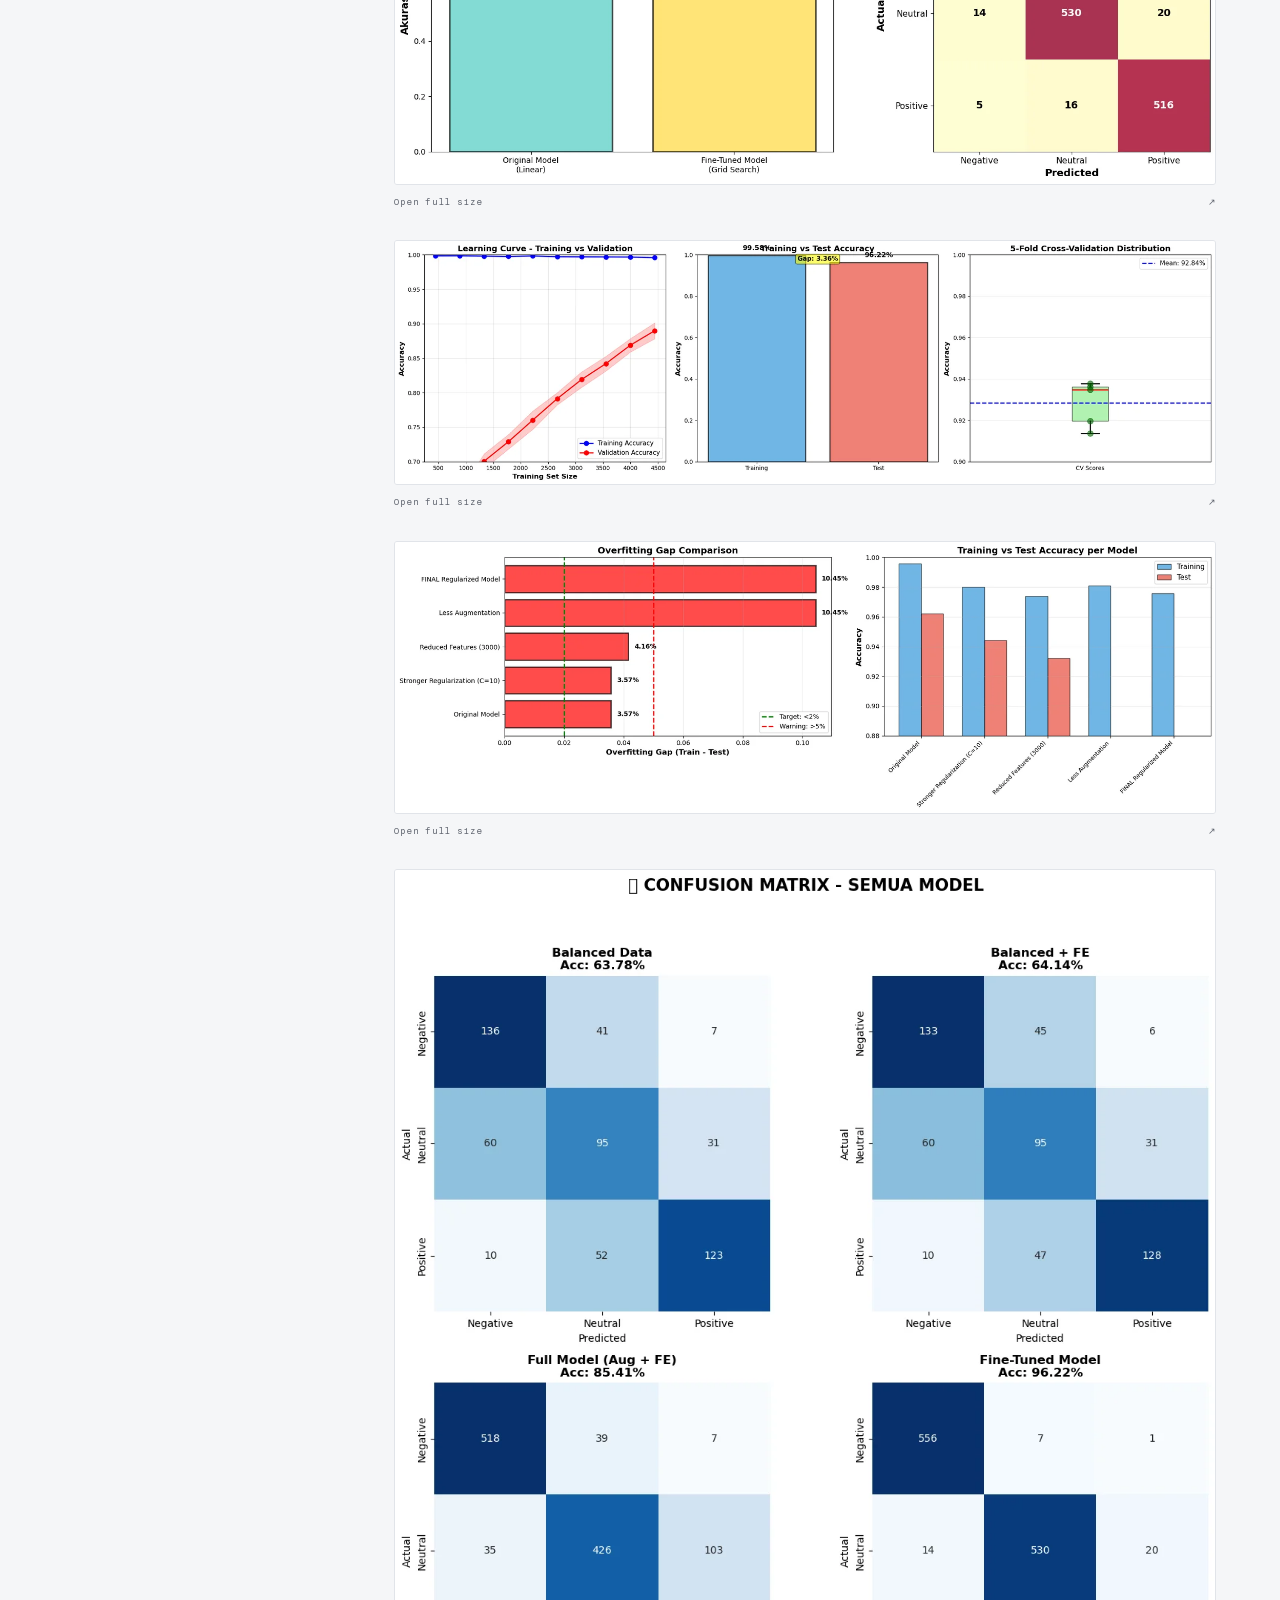
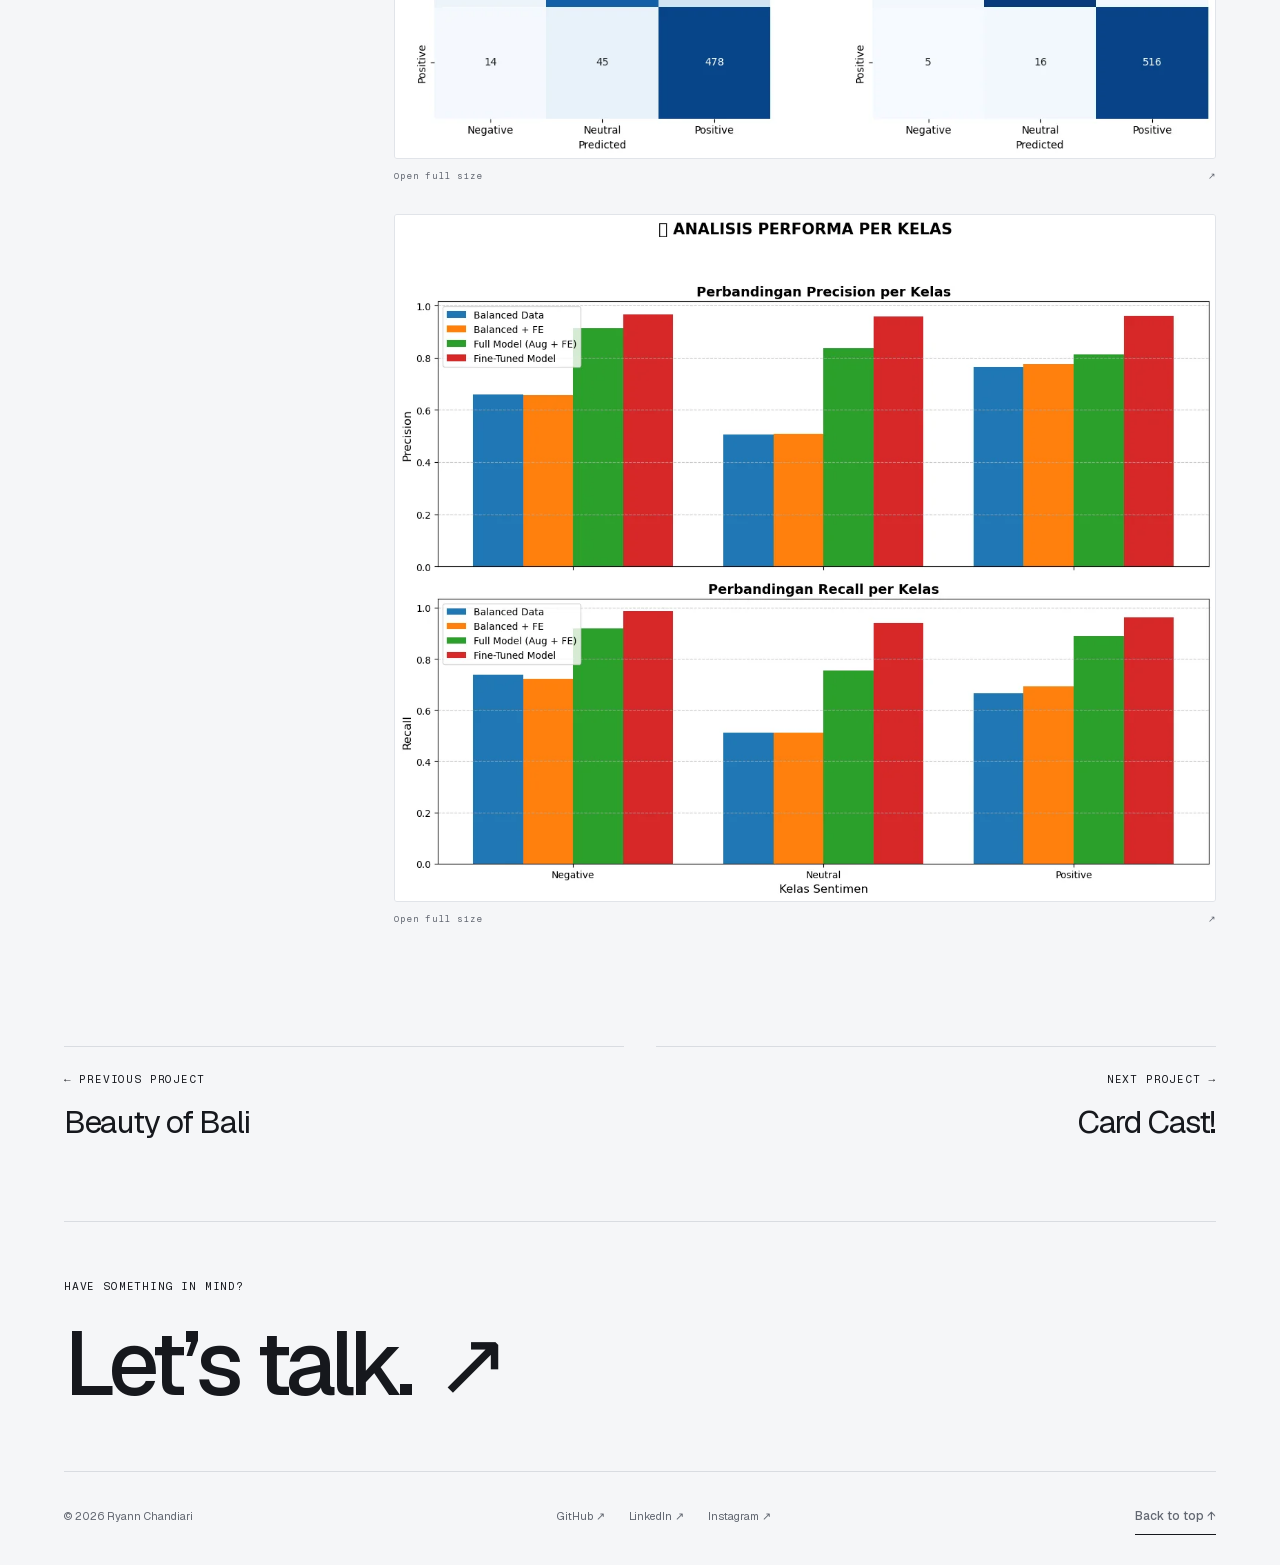
<file: tokopedia.html>
<!doctype html>
<html lang="en">
    <head>
        <meta charset="UTF-8" />
        <meta name="viewport" content="width=device-width, initial-scale=1.0" />
        <meta
            name="description"
            content="An SVM pipeline for Indonesian product reviews, exploring how preprocessing, feature engineering, and tuning affect sentiment classification."
        />
        <meta name="theme-color" content="#f5f6f8" />
        <meta
            property="og:title"
            content="Tokopedia sentiment analysis — Ryann Chandiari"
        />
        <meta
            property="og:description"
            content="An SVM pipeline for Indonesian product reviews, exploring how preprocessing, feature engineering, and tuning affect sentiment classification."
        />
        <meta property="og:type" content="website" />
        <title>Tokopedia sentiment analysis — Ryann Chandiari</title>
        <link rel="canonical" href="https://ryann.my.id/tokopedia.html" />
        <link rel="icon" href="assets/favicon.svg" type="image/svg+xml" />
        <link rel="stylesheet" href="style.css" />
        <link rel="stylesheet" href="case-study.css" />
        <script src="script.js" defer></script>
    </head>
    <body class="case-page">
        <a class="skip-link" href="#content">Skip to content</a>
        <header class="site-header">
            <div class="header-inner container">
                <a
                    class="brand"
                    href="index.html"
                    aria-label="Ryann Chandiari, home"
                    ><span class="brand-mark" aria-hidden="true">rc.</span
                    ><span class="brand-name">Ryann Chandiari</span></a
                >
                <nav class="desktop-nav" aria-label="Main navigation">
                    <a href="index.html#work"
                        >Work <span class="nav-count">06</span></a
                    >
                    <a href="index.html#about">About</a>
                    <a href="index.html#skills">Expertise</a>
                    <a href="index.html#contact" class="nav-contact"
                        >Let's talk <span aria-hidden="true">↗</span></a
                    >
                </nav>
                <div class="header-actions">
                    <button
                        class="menu-toggle"
                        id="menuToggle"
                        type="button"
                        aria-controls="mobileMenu"
                        aria-expanded="false"
                    >
                        Menu <span aria-hidden="true">☰</span>
                    </button>
                </div>
            </div>
        </header>
        <dialog
            id="mobileMenu"
            class="mobile-menu"
            aria-labelledby="mobileMenuTitle"
        >
            <div class="mobile-menu-header">
                <span class="eyebrow" id="mobileMenuTitle"
                    >Explore the portfolio</span
                ><button
                    class="menu-close"
                    type="button"
                    data-close-dialog
                    aria-label="Close menu"
                >
                    ✕
                </button>
            </div>
            <nav aria-label="Mobile navigation">
                <a href="index.html#work"
                    ><span>01</span> Selected work
                    <span aria-hidden="true">↗</span></a
                ><a href="index.html#about"
                    ><span>02</span> About me
                    <span aria-hidden="true">↗</span></a
                ><a href="index.html#skills"
                    ><span>03</span> Expertise
                    <span aria-hidden="true">↗</span></a
                ><a href="index.html#contact"
                    ><span>04</span> Let's talk
                    <span aria-hidden="true">↗</span></a
                >
            </nav>
            <div class="mobile-menu-footer">
                <p>Based in Indonesia.<br />Open to what's next.</p>
                <a href="mailto:ryann.chandiari@gmail.com"
                    >ryann.chandiari@gmail.com</a
                >
            </div>
        </dialog>
        <main id="content" tabindex="-1">
            <section
                class="case-hero container case-hero--long"
                aria-labelledby="caseTitle"
            >
                <div class="case-hero-top">
                    <a class="text-link" href="index.html#work"
                        ><span aria-hidden="true">←</span> All work</a
                    >
                    <span class="eyebrow">Project 04 / 06</span>
                </div>
                <p class="eyebrow case-category">Machine learning / NLP</p>
                <div class="case-title-grid">
                    <h1 id="caseTitle">Tokopedia sentiment analysis</h1>
                    <p class="case-summary">
                        An SVM pipeline for Indonesian product reviews,
                        exploring how preprocessing, feature engineering, and
                        tuning affect sentiment classification.
                    </p>
                </div>
                <dl class="case-overview">
                    <div>
                        <dt>Created</dt>
                        <dd>December 2025</dd>
                    </div>
                    <div>
                        <dt>My role</dt>
                        <dd>Data scientist / ML engineer</dd>
                    </div>
                    <div>
                        <dt>Focus</dt>
                        <dd>Making review sentiment explainable</dd>
                    </div>
                </dl>
                <div class="case-cover case-cover--chart">
                    <img
                        src="assets/optimized/tokopedia_graph_1.webp"
                        alt="Notebook chart comparing three model iterations and the corresponding sentiment confusion matrix"
                        width="1476"
                        height="590"
                        decoding="async"
                        class=""
                        fetchpriority="high"
                    />
                </div>
            </section>
            <div class="project-details container">
                <aside class="meta-sidebar" aria-label="Project resources">
                    <p class="eyebrow">Built with</p>
                    <ul class="case-tools">
                        <li>Python</li>
                        <li>Jupyter</li>
                        <li>Scikit-learn</li>
                        <li>SVM</li>
                        <li>TF-IDF</li>
                        <li>NLP</li>
                    </ul>
                    <div class="case-links">
                        <a
                            class="button button-primary"
                            href="https://github.com/HyperOrb/Tokopedia-Sentiment-Analysis-SVM"
                            target="_blank"
                            rel="noopener noreferrer"
                            >View on GitHub
                            <span aria-hidden="true">↗</span></a
                        >
                    </div>
                    <nav class="case-contents" aria-label="On this page">
                        <p class="eyebrow">In this case study</p>
                        <a href="#story-1">Project Description</a
                        ><a href="#story-2">Notes &amp; Reflection</a
                        ><a href="#story-3"
                            >Model Performance &amp; Data Progression</a
                        ><a href="#story-4"
                            >Data Visualizations &amp; Metrics</a
                        >
                    </nav>
                </aside>
                <div class="content-main">
                    <section class="description-group" id="story-1">
                        <h2>Project Description</h2>
                        <p>
                            This project classifies Tokopedia product reviews
                            into Positive, Neutral, or Negative sentiment using
                            a Support Vector Machine (SVM) algorithm, with a
                            recorded peak accuracy of 96.22% after tuning. Built
                            with Python and Jupyter Notebooks, the project
                            implements an Explainable AI (XAI) approach to
                            provide transparency in the model's predictions.
                        </p>
                        <p>
                            The system was trained on 500 reviews across 5
                            different product categories (Fashion, Electronics,
                            Food, etc.), to explore how sentiment varies across
                            different e-commerce categories.
                        </p>
                    </section>
                    <section class="description-group" id="story-2">
                        <h2>Notes &amp; Reflection</h2>
                        <p>
                            One of the most fascinating parts of this project
                            was applying Explainable AI. Instead of treating the
                            SVM as a "black box", I analyzed the coefficients of
                            the Linear Kernel to see exactly which keywords
                            influenced the sentiment classification the most. It
                            was incredibly rewarding to visualize how the model
                            "thinks".
                        </p>
                        <p>
                            I also faced challenges with imbalanced data, which
                            I tackled using Data Augmentation (Synonym
                            Replacement and Random Insertion/Deletion) and
                            resampling techniques. Adding behavioral feature
                            engineering—like analyzing the intensity of
                            punctuation (! or ?)—helped the model capture human
                            emotion far better than standard text alone. This
                            project significantly deepened my understanding of
                            natural language processing and model
                            interpretability.
                        </p>
                    </section>
                    <section class="description-group" id="story-3">
                        <h2>Model Performance &amp; Data Progression</h2>
                        <p>
                            To ensure the most accurate sentiment
                            classification, the model underwent multiple
                            iterations of enhancement, ultimately achieving a
                            peak accuracy of <strong>96.22%</strong>.
                        </p>
                        <ul>
                            <li>
                                <strong>Baseline (TF-IDF Only):</strong> 63.78%
                            </li>
                            <li>
                                <strong>TF-IDF + Custom Features:</strong>
                                64.14%
                            </li>
                            <li>
                                <strong
                                    >TF-IDF + Features + Data
                                    Augmentation:</strong
                                >
                                85.41%
                            </li>
                            <li>
                                <strong>Fine-Tuned Model (Grid Search):</strong>
                                96.22%
                            </li>
                        </ul>
                        <p>
                            The recorded accuracy increased by 32.44 percentage
                            points from the baseline. These notebook results
                            compare the project’s experiments; they are not a
                            guarantee of performance on unseen review sources.
                        </p>
                    </section>
                    <section class="description-group" id="story-4">
                        <h2>Data Visualizations &amp; Metrics</h2>
                        <p>
                            Below are the exported analysis graphs from the
                            Jupyter Notebook detailing the data distributions,
                            confusion matrices, and the progressive performance
                            improvements.
                        </p>
                    </section>
                    <div class="project-gallery chart-gallery">
                        <a
                            class="gallery-item"
                            href="assets/optimized/tokopedia_graph_1.webp"
                            target="_blank"
                            rel="noopener noreferrer"
                            aria-label="Baseline model accuracy comparison and sentiment confusion matrix. Open full-size chart in a new tab."
                            ><figure>
                                <img
                                    src="assets/optimized/tokopedia_graph_1.webp"
                                    alt="Baseline model accuracy comparison and sentiment confusion matrix"
                                    class="gallery-image"
                                    loading="lazy"
                                    decoding="async"
                                    width="1476"
                                    height="590"
                                />
                                <figcaption>
                                    Open full size
                                    <span aria-hidden="true">↗</span>
                                </figcaption>
                            </figure></a
                        >
                        <a
                            class="gallery-item"
                            href="assets/optimized/tokopedia_graph_2.webp"
                            target="_blank"
                            rel="noopener noreferrer"
                            aria-label="Accuracy improves from 85.41% to 96.22% after grid search, alongside the fine-tuned confusion matrix. Open full-size chart in a new tab."
                            ><figure>
                                <img
                                    src="assets/optimized/tokopedia_graph_2.webp"
                                    alt="Accuracy improves from 85.41% to 96.22% after grid search, alongside the fine-tuned confusion matrix"
                                    class="gallery-image"
                                    loading="lazy"
                                    decoding="async"
                                    width="1476"
                                    height="590"
                                />
                                <figcaption>
                                    Open full size
                                    <span aria-hidden="true">↗</span>
                                </figcaption>
                            </figure></a
                        >
                        <a
                            class="gallery-item"
                            href="assets/optimized/tokopedia_graph_3.webp"
                            target="_blank"
                            rel="noopener noreferrer"
                            aria-label="Training and validation learning curves, training versus test accuracy, and five-fold cross-validation scores. Open full-size chart in a new tab."
                            ><figure>
                                <img
                                    src="assets/optimized/tokopedia_graph_3.webp"
                                    alt="Training and validation learning curves, training versus test accuracy, and five-fold cross-validation scores"
                                    class="gallery-image"
                                    loading="lazy"
                                    decoding="async"
                                    width="1600"
                                    height="474"
                                />
                                <figcaption>
                                    Open full size
                                    <span aria-hidden="true">↗</span>
                                </figcaption>
                            </figure></a
                        >
                        <a
                            class="gallery-item"
                            href="assets/optimized/tokopedia_graph_4.webp"
                            target="_blank"
                            rel="noopener noreferrer"
                            aria-label="Overfitting gaps and training versus test accuracy for five regularization experiments. Open full-size chart in a new tab."
                            ><figure>
                                <img
                                    src="assets/optimized/tokopedia_graph_4.webp"
                                    alt="Overfitting gaps and training versus test accuracy for five regularization experiments"
                                    class="gallery-image"
                                    loading="lazy"
                                    decoding="async"
                                    width="1600"
                                    height="528"
                                />
                                <figcaption>
                                    Open full size
                                    <span aria-hidden="true">↗</span>
                                </figcaption>
                            </figure></a
                        >
                        <a
                            class="gallery-item"
                            href="assets/optimized/tokopedia_graph_5.webp"
                            target="_blank"
                            rel="noopener noreferrer"
                            aria-label="Confusion matrices comparing baseline, engineered, augmented, and fine-tuned models. Open full-size chart in a new tab."
                            ><figure>
                                <img
                                    src="assets/optimized/tokopedia_graph_5.webp"
                                    alt="Confusion matrices comparing baseline, engineered, augmented, and fine-tuned models"
                                    class="gallery-image"
                                    loading="lazy"
                                    decoding="async"
                                    width="1108"
                                    height="1199"
                                />
                                <figcaption>
                                    Open full size
                                    <span aria-hidden="true">↗</span>
                                </figcaption>
                            </figure></a
                        >
                        <a
                            class="gallery-item"
                            href="assets/optimized/tokopedia_graph_6.webp"
                            target="_blank"
                            rel="noopener noreferrer"
                            aria-label="Per-class precision and recall comparison for four sentiment models. Open full-size chart in a new tab."
                            ><figure>
                                <img
                                    src="assets/optimized/tokopedia_graph_6.webp"
                                    alt="Per-class precision and recall comparison for four sentiment models"
                                    class="gallery-image"
                                    loading="lazy"
                                    decoding="async"
                                    width="1189"
                                    height="994"
                                />
                                <figcaption>
                                    Open full size
                                    <span aria-hidden="true">↗</span>
                                </figcaption>
                            </figure></a
                        >
                    </div>
                </div>
            </div>
            <nav
                class="project-pagination container"
                aria-label="More projects"
            >
                <a href="beautyofbali.html" class="project-pagination-link">
                    <span class="eyebrow">← Previous project</span>
                    <span class="pagination-title">Beauty of Bali</span>
                </a>
                <a
                    href="cardcast.html"
                    class="project-pagination-link project-pagination-link--next"
                >
                    <span class="eyebrow">Next project →</span>
                    <span class="pagination-title">Card Cast!</span>
                </a>
            </nav>
        </main>
        <footer class="case-footer container">
            <div>
                <p class="eyebrow">Have something in mind?</p>
                <a
                    class="case-contact-link"
                    href="mailto:ryann.chandiari@gmail.com"
                    >Let’s talk. <span aria-hidden="true">↗</span></a
                >
            </div>
            <div class="case-footer-bottom">
                <span>© <span data-year>2026</span> Ryann Chandiari</span>
                <div class="case-socials">
                    <a
                        href="https://github.com/HyperOrb"
                        target="_blank"
                        rel="noopener noreferrer"
                        >GitHub ↗</a
                    >
                    <a
                        href="https://www.linkedin.com/in/rynnchan"
                        target="_blank"
                        rel="noopener noreferrer"
                        >LinkedIn ↗</a
                    >
                    <a
                        href="https://www.instagram.com/rynnchn_/"
                        target="_blank"
                        rel="noopener noreferrer"
                        >Instagram ↗</a
                    >
                </div>
                <a href="#content" class="text-link">Back to top ↑</a>
            </div>
        </footer>
    </body>
</html>
</file>
<file: style.css>
@font-face {
    font-family: Geist;
    src: url('assets/fonts/geist-latin.woff2') format('woff2');
    font-style: normal;
    font-weight: 100 900;
    font-display: swap;
}
@font-face {
    font-family: 'Fragment Mono';
    src: url('assets/fonts/fragment-mono-latin.woff2') format('woff2');
    font-style: normal;
    font-weight: 400;
    font-display: swap;
}
:root {
    --canvas: #f5f6f8;
    --surface: #fff;
    --ink: #16181d;
    --muted: #626771;
    --faint: #747983;
    --accent: #2456ed;
    --line: #d9dce1;
    --font-sans:
        Geist, -apple-system, BlinkMacSystemFont, 'Segoe UI', sans-serif;
    --font-display: var(--font-sans);
    --font-mono: 'Fragment Mono', SFMono-Regular, Consolas, monospace;
    --space-1: 4px;
    --space-2: 8px;
    --space-3: 12px;
    --space-4: 16px;
    --space-6: 24px;
    --space-8: 32px;
    --space-12: 48px;
    --space-16: 64px;
    --space-24: 96px;
    --radius-sm: 6px;
    --radius-md: 12px;
    --radius-lg: 20px;
    --radius-full: 999px;
    --text-sm: 0.8125rem;
    --text-base: 1rem;
    --text-lg: 1.1875rem;
    --text-xl: 1.5rem;
    --gutter: clamp(20px, 5vw, 80px);
    --page-width: 1280px;
    --ease: cubic-bezier(0.22, 1, 0.36, 1);
    --duration-fast: 120ms;
    --duration-default: 200ms;
    --duration-slow: 360ms;
}
*,
*::before,
*::after {
    box-sizing: border-box;
}
html {
    scroll-behavior: smooth;
    scroll-padding-top: 110px;
    background: var(--canvas);
    color-scheme: light;
    text-size-adjust: 100%;
}
body {
    margin: 0;
    color: var(--ink);
    font-family: var(--font-sans);
    font-size: var(--text-base);
    line-height: 1.6;
    -webkit-font-smoothing: antialiased;
}
body:has(dialog[open]) {
    overflow: hidden;
}
h1,
h2,
h3,
h4,
p,
figure {
    margin: 0;
}
h1,
h2,
h3,
h4 {
    font-weight: 550;
    line-height: 1.12;
    letter-spacing: -0.045em;
}
p {
    text-wrap: pretty;
}
a {
    color: inherit;
    text-decoration: none;
    touch-action: manipulation;
}
button,
input {
    font: inherit;
    color: inherit;
}
button {
    cursor: pointer;
    touch-action: manipulation;
}
button {
    border: 0;
    background: none;
}
button:disabled {
    cursor: wait;
}
img,
svg,
video {
    display: block;
    max-width: 100%;
}
img {
    height: auto;
}
::selection {
    background: var(--accent);
    color: white;
}
:focus-visible {
    outline: 3px solid var(--accent);
    outline-offset: 5px;
    border-radius: 3px;
}
[hidden] {
    display: none !important;
}
.sr-only {
    position: absolute;
    width: 1px;
    height: 1px;
    padding: 0;
    margin: -1px;
    overflow: hidden;
    clip: rect(0, 0, 0, 0);
    white-space: nowrap;
    border: 0;
}
.skip-link {
    position: fixed;
    top: 12px;
    left: 20px;
    padding: 12px 20px;
    background: var(--ink);
    color: white;
    z-index: 20;
    transform: translateY(-150%);
    border-radius: 6px;
}
.skip-link:focus {
    transform: translateY(0);
}
.container {
    width: min(var(--page-width), calc(100% - var(--gutter) * 2));
    margin-inline: auto;
}
.eyebrow {
    font-family: var(--font-mono);
    font-size: 11px;
    line-height: 1.6;
    letter-spacing: 0.075em;
    text-transform: uppercase;
    font-weight: 400;
}
.site-header {
    position: sticky;
    top: 0;
    z-index: 10;
    background: var(--canvas);
    border-bottom: 1px solid var(--line);
}
.header-inner {
    display: flex;
    align-items: center;
    justify-content: space-between;
    gap: 32px;
    min-height: 90px;
}
.brand {
    display: flex;
    align-items: center;
    gap: 12px;
    white-space: nowrap;
}
.brand-mark {
    display: grid;
    place-items: center;
    width: 40px;
    height: 40px;
    background: var(--ink);
    color: white;
    border-radius: 10px;
    font-size: 23px;
    line-height: 1;
    font-weight: 650;
    letter-spacing: -2px;
    padding-right: 2px;
}
.brand-name {
    font-size: 14px;
    font-weight: 550;
    letter-spacing: -0.025em;
}
.desktop-nav {
    display: flex;
    align-items: center;
    gap: 32px;
    margin-left: auto;
    font-size: 13px;
    font-weight: 500;
}
.desktop-nav > a {
    position: relative;
    padding-block: 14px;
    transition: color var(--duration-fast);
}
.desktop-nav > a::after {
    content: '';
    position: absolute;
    left: 0;
    right: 0;
    bottom: 8px;
    height: 1px;
    background: currentColor;
    transform: scaleX(0);
    transform-origin: left;
    transition: transform var(--duration-default) var(--ease);
}
.desktop-nav > a:hover,
.desktop-nav > a[aria-current='location'] {
    color: var(--accent);
}
.desktop-nav > a:hover::after,
.desktop-nav > a[aria-current='location']::after {
    transform: scaleX(1);
}
.nav-count {
    font-family: var(--font-mono);
    font-size: 10px;
    color: var(--muted);
    vertical-align: super;
    margin-left: 4px;
}
.nav-contact {
    display: flex;
    gap: 20px;
    align-items: center;
}
.header-actions {
    display: flex;
    align-items: center;
    gap: 12px;
}
.search-trigger {
    display: flex;
    align-items: center;
    gap: 9px;
    padding: 9px 10px;
    border: 1px solid var(--line);
    border-radius: 6px;
    transition: background var(--duration-fast);
}
.search-trigger:hover {
    background: var(--surface);
}
kbd {
    font-family: var(--font-mono);
    font-size: 10px;
    font-weight: 400;
}
.menu-toggle {
    display: none;
    align-items: center;
    gap: 12px;
    font-size: 13px;
    padding: 12px 0 12px 12px;
}
.hero {
    padding-top: 64px;
}
.hero-topline {
    display: flex;
    justify-content: space-between;
    align-items: center;
    gap: 24px;
}
.availability {
    display: flex;
    align-items: center;
    gap: 9px;
    font-size: 12px;
    color: var(--muted);
    line-height: 1.5;
}
.status-dot {
    width: 6px;
    height: 6px;
    border-radius: 50%;
    background: var(--accent);
    flex: none;
}
.hero h1 {
    font-size: clamp(56px, 8.65vw, 128px);
    font-weight: 530;
    line-height: 1.03;
    letter-spacing: -0.071em;
    margin-top: 48px;
}
.hero h1 > span {
    display: block;
}
.title-period {
    color: var(--accent);
}
.hero-bottom {
    display: flex;
    align-items: center;
    justify-content: space-between;
    gap: 40px;
    margin-top: 48px;
}
.hero-introduction {
    display: flex;
    align-items: flex-start;
    gap: 20px;
    max-width: 530px;
}
.hero-introduction p {
    font-size: 16px;
    line-height: 1.65;
    color: var(--muted);
    max-width: 450px;
}
.hero-introduction strong {
    font-weight: 550;
    color: var(--ink);
}
.hero-avatar {
    width: 48px;
    height: 48px;
    flex: none;
    object-fit: cover;
    object-position: center 25%;
    border-radius: 50%;
    margin-top: 4px;
}
.button {
    display: inline-flex;
    align-items: center;
    justify-content: space-between;
    gap: 44px;
    min-height: 54px;
    padding: 14px 24px;
    border-radius: var(--radius-full);
    font-size: 13px;
    font-weight: 500;
    white-space: nowrap;
    transition:
        background var(--duration-default),
        color var(--duration-default),
        transform var(--duration-default) var(--ease);
}
.button-primary {
    background: var(--accent);
    color: white;
    border: 1px solid var(--accent);
}
.button-primary:hover {
    background: #1745cb;
    border-color: #1745cb;
}
.button-secondary {
    background: transparent;
    border: 1px solid var(--line);
}
.button-secondary:hover {
    background: var(--ink);
    color: white;
    border-color: var(--ink);
}
.button > span:last-child {
    font-size: 20px;
    transition: transform var(--duration-default) var(--ease);
}
.button:hover > span:last-child {
    transform: translateY(3px);
}
.button:active {
    transform: scale(0.98);
}
.hero-footnote {
    display: flex;
    justify-content: space-between;
    gap: 16px;
    border-bottom: 1px solid var(--line);
    margin-top: 56px;
    padding-bottom: 22px;
    font-family: var(--font-mono);
    font-size: 10px;
    color: var(--muted);
    letter-spacing: 0.01em;
}
.local-time {
    margin-left: 12px;
    color: var(--ink);
}
.section {
    padding-block: 96px;
}
.section-heading {
    display: flex;
    align-items: flex-end;
    justify-content: space-between;
    gap: 48px;
    margin-bottom: 40px;
}
.section-heading h2 {
    font-size: clamp(40px, 4.7vw, 64px);
    margin-top: 20px;
    letter-spacing: -0.055em;
}
.section-intro {
    max-width: 315px;
    color: var(--muted);
    font-size: 15px;
    line-height: 1.7;
    margin-bottom: 4px;
}
.work-section {
    padding-top: 80px;
}
.work-toolbar {
    display: flex;
    justify-content: space-between;
    align-items: center;
    gap: 20px;
    margin-bottom: 32px;
    padding-bottom: 22px;
    border-bottom: 1px solid var(--line);
}
.project-filters {
    display: flex;
    flex-wrap: wrap;
    gap: 8px;
}
.filter-button {
    padding: 10px 16px;
    border-radius: var(--radius-full);
    font-size: 12px;
    border: 1px solid transparent;
    color: var(--muted);
    transition:
        background var(--duration-default),
        color var(--duration-default);
}
.filter-button:hover {
    color: var(--ink);
    background: #e9ebef;
}
.filter-button[aria-pressed='true'] {
    background: var(--ink);
    color: white;
}
.filter-button > span {
    margin-left: 8px;
    font-family: var(--font-mono);
    font-size: 10px;
    color: var(--muted);
}
.work-range {
    font-family: var(--font-mono);
    font-size: 10px;
    color: var(--muted);
    white-space: nowrap;
}
.project-grid {
    display: grid;
    grid-template-columns: repeat(2, minmax(0, 1fr));
    gap: 64px 32px;
}
.project {
    min-width: 0;
}
.project-featured,
.project-grid > .project:last-child {
    grid-column: 1/-1;
    display: grid;
    grid-template-columns: 1.55fr 1fr;
    gap: 48px;
    align-items: center;
}
.project-media {
    display: flex;
    position: relative;
    flex-direction: column;
    justify-content: space-between;
    aspect-ratio: 1.32;
    overflow: hidden;
    border-radius: 12px;
    background: #e9ebef;
    padding: 24px;
    isolation: isolate;
}
.project-featured .project-media,
.project-grid > .project:last-child .project-media {
    aspect-ratio: 1.43;
    min-height: 400px;
}
.media-topline,
.media-caption {
    display: flex;
    align-items: center;
    justify-content: space-between;
    gap: 16px;
    font-family: var(--font-mono);
    font-size: 10px;
    letter-spacing: -0.015em;
    line-height: 1.5;
    z-index: 1;
}
.media-index {
    opacity: 0.65;
    white-space: nowrap;
}
.media-caption > span:last-child {
    font-family: var(--font-sans);
    font-size: 20px;
}
.project-media > img {
    width: 100%;
    object-fit: contain;
    max-height: 76%;
    align-self: center;
    box-shadow: 0 14px 28px -16px #10172955;
    transition: transform 500ms var(--ease);
}
.project-media:hover > img {
    transform: translateY(-4px) scale(1.018);
}
.nest-media {
    background: #e4e9e7;
}
.project-image-link {
    display: flex;
    align-items: center;
    justify-content: center;
    flex: 1;
    margin: 20px 0;
    align-self: center;
    width: 100%;
    min-height: 0;
}
.project-image-link > img {
    width: 100%;
    height: 100%;
    max-height: 100%;
    object-fit: contain;
    filter: drop-shadow(0 18px 12px #1c302315);
    transition: transform 500ms var(--ease);
}
.project-image-link:hover > img {
    transform: translateY(-4px);
}
.preview-controls {
    position: relative;
    z-index: 2;
    flex: none;
    align-self: center;
    display: flex;
    gap: 2px;
    padding: 3px;
    background: #ffffffb3;
    border: 1px solid #ffffffba;
    border-radius: var(--radius-full);
    font-size: 10px;
}
.preview-controls button {
    min-height: 32px;
    padding: 7px 16px;
    border-radius: var(--radius-full);
    color: #434a47;
    transition:
        color var(--duration-default),
        background var(--duration-default);
}
.preview-controls button[aria-pressed='true'] {
    background: var(--ink);
    color: white;
}
.pip-media {
    background: #e9e5df;
}
.pip-composition {
    display: flex;
    align-items: center;
    justify-content: center;
    gap: 8px;
    flex: 1;
    padding: 20px 0;
}
.pip-composition img {
    width: 41%;
    max-height: 200px;
    object-fit: contain;
    transition: transform 500ms var(--ease);
}
.pip-wordmark {
    font-size: clamp(70px, 7vw, 100px);
    line-height: 1;
    letter-spacing: -0.08em;
    font-weight: 650;
    color: #34312d;
}
.pip-wordmark > span {
    color: #aa5c2e;
}
.pip-media:hover .pip-composition img {
    transform: rotate(-5deg) translateY(-5px);
}
.bali-media {
    background: #e0e8f0;
}
.bali-media > img {
    border-radius: 4px;
}
.data-media {
    background: #e7e8ed;
}
.data-media > img {
    max-height: 74%;
    width: 80%;
    border-radius: 4px;
}
.game-media {
    background: #dce4d4;
}
.game-media > img {
    border-radius: 4px;
}
.library-media {
    background: #e5e7ec;
}
.phone-composition {
    display: flex;
    justify-content: center;
    align-items: center;
    gap: 20px;
    min-height: 0;
    flex: 1;
    padding: 20px 0;
}
.phone-composition img {
    width: 23%;
    max-height: 340px;
    object-fit: contain;
    border: 4px solid #292b31;
    border-radius: 17px;
    box-shadow: 0 18px 24px -15px #171b3740;
    transition: transform 500ms var(--ease);
}
.phone-composition img:first-child {
    transform: translateY(-12px) rotate(-5deg);
}
.phone-composition img:last-child {
    transform: translateY(12px) rotate(5deg);
}
.library-media:hover .phone-composition img:first-child {
    transform: translateY(-16px) rotate(-2deg);
}
.library-media:hover .phone-composition img:last-child {
    transform: translateY(8px) rotate(2deg);
}
.project-grid > .project:last-child {
    grid-template-columns: 1fr 1.55fr;
}
.project-grid > .project:last-child .project-info {
    order: -1;
}
.project-info {
    padding-top: 24px;
}
.project-featured .project-info,
.project-grid > .project:last-child .project-info {
    padding-top: 0;
}
.project-meta {
    display: flex;
    justify-content: space-between;
    gap: 24px;
    font-family: var(--font-mono);
    font-size: 10px;
    color: var(--muted);
}
.project h3 {
    font-size: 32px;
    margin: 12px 0 16px;
    letter-spacing: -0.045em;
}
.project-featured h3,
.project-grid > .project:last-child h3 {
    font-size: 48px;
    margin-top: 16px;
}
.project h3 a {
    display: flex;
    align-items: center;
    justify-content: space-between;
    gap: 16px;
}
.project-arrow {
    font-size: 25px;
    transition:
        transform var(--duration-default) var(--ease),
        color var(--duration-default);
}
.project h3 a:hover .project-arrow {
    transform: translate(3px, -3px);
    color: var(--accent);
}
.project-info > p:not(.project-tech) {
    font-size: 15px;
    line-height: 1.7;
    color: var(--muted);
    max-width: 48ch;
}
.project-details-line {
    display: flex;
    flex-wrap: wrap;
    gap: 8px 16px;
    align-items: baseline;
    margin-top: 24px;
    font-size: 12px;
}
.project-details-line .eyebrow {
    font-size: 9px;
    color: var(--muted);
}
.project-tech {
    font-family: var(--font-mono);
    font-size: 10px;
    line-height: 1.8;
    color: var(--muted);
    margin-top: 8px;
}
.text-link {
    display: inline-flex;
    align-items: center;
    justify-content: space-between;
    gap: 30px;
    font-size: 12px;
    font-weight: 500;
    border-bottom: 1px solid var(--ink);
    padding: 8px 0;
    transition:
        color var(--duration-fast),
        border-color var(--duration-fast);
}
.text-link span {
    transition: transform var(--duration-default) var(--ease);
}
.text-link:hover {
    color: var(--accent);
    border-color: var(--accent);
}
.text-link:hover span {
    transform: translate(3px, -3px);
}
.project-info > .text-link {
    margin-top: 20px;
}
.work-footer {
    display: flex;
    align-items: center;
    justify-content: space-between;
    gap: 24px;
    border-top: 1px solid var(--line);
    margin-top: 64px;
    padding-top: 24px;
    font-size: 13px;
    color: var(--muted);
}
.about-section {
    background: #eceef1;
}
.about-layout {
    display: grid;
    grid-template-columns: 1fr 1.3fr;
    gap: clamp(48px, 8vw, 112px);
    align-items: center;
}
.about-portrait > img {
    width: 100%;
    aspect-ratio: 3/4;
    object-fit: cover;
    object-position: 50% 38%;
    border-radius: 8px;
}
.portrait-caption {
    display: flex;
    justify-content: space-between;
    gap: 16px;
    font-family: var(--font-mono);
    font-size: 10px;
    line-height: 1.7;
    color: var(--muted);
    padding-top: 16px;
}
.about-copy h2 {
    font-size: clamp(36px, 4.35vw, 60px);
    letter-spacing: -0.055em;
    margin-top: 20px;
    margin-bottom: 24px;
}
.about-copy > p:not(.eyebrow) {
    font-size: 14px;
    color: var(--muted);
    line-height: 1.8;
    margin-top: 16px;
    max-width: 53ch;
}
.about-copy > p.about-lead {
    font-size: 18px;
    color: var(--ink);
    line-height: 1.6;
}
.about-facts {
    display: grid;
    grid-template-columns: 1fr 1fr;
    gap: 24px;
    border-top: 1px solid #d3d6dc;
    margin-top: 32px;
    padding-top: 24px;
}
.about-facts > div {
    display: flex;
    flex-direction: column;
    gap: 8px;
    font-size: 12px;
}
.about-facts .eyebrow {
    font-size: 9px;
    color: var(--muted);
}
.about-copy > .text-link {
    margin-top: 24px;
}
.capabilities {
    border-top: 1px solid var(--line);
}
.capability {
    display: grid;
    grid-template-columns: 32px 1.35fr 1fr auto;
    gap: 24px;
    align-items: center;
    padding-block: 32px;
    border-bottom: 1px solid var(--line);
}
.capability-number {
    align-self: start;
    font-family: var(--font-mono);
    font-size: 10px;
    color: var(--muted);
    padding-top: 8px;
}
.capability h3 {
    font-size: 25px;
    letter-spacing: -0.04em;
}
.capability p {
    font-size: 13px;
    color: var(--muted);
    max-width: 39ch;
    margin-top: 10px;
}
.capability-tools {
    font-family: var(--font-mono);
    font-size: 11px;
    line-height: 1.9;
    color: var(--muted);
}
.capability > a {
    display: flex;
    align-items: center;
    gap: 18px;
    font-size: 12px;
    white-space: nowrap;
    min-height: 44px;
}
.capability > a:hover {
    color: var(--accent);
}
.developer-playground {
    margin-top: 48px;
    border: 1px solid var(--line);
    border-radius: 8px;
    overflow: hidden;
}
.developer-playground summary {
    display: flex;
    justify-content: space-between;
    align-items: center;
    gap: 20px;
    padding: 20px 24px;
    cursor: pointer;
    font-size: 13px;
    list-style: none;
}
.developer-playground summary::-webkit-details-marker {
    display: none;
}
.developer-playground summary > span:first-child {
    display: flex;
    align-items: center;
    gap: 14px;
}
.terminal-symbol {
    font-family: var(--font-mono);
    font-size: 18px;
    color: var(--accent);
}
.details-toggle {
    font-size: 22px;
    transition: transform var(--duration-default);
}
.developer-playground[open] .details-toggle {
    transform: rotate(45deg);
}
.terminal-panel {
    padding: 24px;
    background: var(--ink);
    color: #e3e6ec;
    font-family: var(--font-mono);
    font-size: 11px;
}
.terminal-heading {
    display: flex;
    justify-content: space-between;
    flex-wrap: wrap;
    gap: 16px;
    color: #a9afbb;
    padding-bottom: 20px;
    border-bottom: 1px solid #363a42;
}
.terminal-heading .eyebrow {
    color: #d4d9e4;
}
.terminal-output {
    height: 200px;
    overflow: auto;
    overscroll-behavior: contain;
    padding-top: 20px;
    line-height: 1.9;
    white-space: pre-wrap;
    overflow-wrap: anywhere;
}
.terminal-output p {
    margin: 0 0 12px;
}
.terminal-output .terminal-command {
    color: #adbefe;
    margin-bottom: 4px;
}
.terminal-output a {
    text-decoration: underline;
    text-underline-offset: 4px;
}
.terminal-form {
    display: flex;
    align-items: center;
    gap: 12px;
    border-top: 1px solid #363a42;
    padding-top: 16px;
}
.terminal-form label {
    color: #adbefe;
    white-space: nowrap;
}
.terminal-form input {
    width: 100%;
    min-width: 0;
    border: 0;
    background: transparent;
    color: white;
    padding: 8px;
    outline-offset: 0;
    font-family: var(--font-mono);
    font-size: 12px;
}
.terminal-form input::placeholder {
    color: #a9afbb;
}
.terminal-form button {
    min-width: 44px;
    min-height: 44px;
    font-size: 20px;
    color: #adbefe;
}
.terminal-shortcuts {
    display: flex;
    flex-wrap: wrap;
    gap: 8px;
    margin-top: 12px;
}
.terminal-shortcuts button {
    padding: 8px 12px;
    border: 1px solid #424852;
    border-radius: 4px;
    color: #d3d8e2;
    font-size: 10px;
}
.terminal-shortcuts button:hover {
    background: #343a45;
}
.contact-section {
    padding-block: 80px;
    background: #e8ecf5;
}
.contact-topline {
    display: flex;
    justify-content: space-between;
    align-items: center;
    gap: 24px;
}
.contact-title-link {
    display: block;
    margin-top: 40px;
    max-width: 1050px;
}
.contact-title-link h2 {
    font-size: clamp(64px, 9vw, 128px);
    line-height: 1.02;
    letter-spacing: -0.07em;
}
.contact-arrow {
    display: inline-block;
    font-weight: 400;
    margin-left: 36px;
    color: var(--accent);
    transition: transform var(--duration-slow) var(--ease);
}
.contact-title-link:hover .contact-arrow {
    transform: translate(8px, -8px);
}
.contact-bottom {
    display: flex;
    justify-content: space-between;
    gap: 48px;
    border-top: 1px solid #ccd1df;
    padding-top: 32px;
    margin-top: 48px;
}
.contact-bottom p {
    font-size: 14px;
    line-height: 1.75;
    color: #575f70;
}
.email-row {
    display: flex;
    align-items: center;
    gap: 20px;
    flex-wrap: wrap;
    margin-top: 20px;
}
.email-row > a {
    font-size: 17px;
    letter-spacing: -0.025em;
}
.email-row > a:hover {
    text-decoration: underline;
    text-underline-offset: 5px;
}
.copy-email {
    display: flex;
    gap: 8px;
    align-items: center;
    font-size: 11px;
    min-height: 44px;
    color: #575f70;
}
.copy-email:hover {
    color: var(--accent);
}
.social-links {
    display: flex;
    flex-direction: column;
    min-width: 160px;
    gap: 8px;
}
.social-links > a {
    display: flex;
    justify-content: space-between;
    align-items: center;
    gap: 44px;
    font-size: 13px;
    min-height: 36px;
}
.social-links > a:hover {
    color: var(--accent);
}
.site-footer {
    display: flex;
    align-items: center;
    justify-content: space-between;
    gap: 24px;
    padding-block: 28px;
    font-size: 11px;
    color: var(--muted);
}
.site-footer > a {
    display: flex;
    align-items: center;
    gap: 20px;
    min-height: 44px;
    color: var(--ink);
}
.site-footer > a:hover {
    color: var(--accent);
}
dialog {
    margin: auto;
    border: 1px solid var(--line);
    background: var(--canvas);
    color: var(--ink);
    padding: 0;
    border-radius: 12px;
    box-shadow: 0 24px 80px #11182725;
    max-height: calc(100dvh - 48px);
    overscroll-behavior: contain;
}
dialog::backdrop {
    background: #16181d66;
}
dialog[open] {
    animation: dialog-enter var(--duration-default) var(--ease);
}
@keyframes dialog-enter {
    from {
        opacity: 0;
        transform: translateY(8px);
    }
    to {
        transform: translateY(0);
    }
}
.mobile-menu {
    width: calc(100% - 32px);
    max-width: 520px;
    padding: 24px;
}
.mobile-menu-header,
.search-heading {
    display: flex;
    align-items: center;
    justify-content: space-between;
    gap: 24px;
}
.menu-close {
    display: grid;
    place-items: center;
    width: 44px;
    height: 44px;
    border-radius: 50%;
    font-size: 17px;
}
.menu-close:hover {
    background: #e4e6ec;
}
.mobile-menu nav {
    display: flex;
    flex-direction: column;
    margin-top: 28px;
}
.mobile-menu nav > a {
    display: flex;
    align-items: center;
    justify-content: space-between;
    gap: 16px;
    font-size: clamp(22px, 5vw, 30px);
    line-height: 1.2;
    letter-spacing: -0.04em;
    padding-block: 20px;
    border-bottom: 1px solid var(--line);
}
.mobile-menu nav > a > span:first-child {
    font-family: var(--font-mono);
    font-size: 10px;
    color: var(--muted);
    margin-right: auto;
}
.mobile-menu nav > a > span:last-child {
    font-size: 22px;
    margin-left: auto;
}
.mobile-menu nav > a:hover {
    color: var(--accent);
}
.mobile-menu-footer {
    margin-top: 28px;
    font-size: 12px;
    color: var(--muted);
}
.mobile-menu-footer > a {
    display: inline-block;
    color: var(--ink);
    margin-top: 20px;
}
.search-dialog {
    width: min(540px, calc(100% - 32px));
    padding: 24px;
}
.search-heading h2 {
    font-size: 24px;
}
.search-dialog input {
    width: 100%;
    padding: 15px 16px;
    margin-top: 16px;
    background: var(--surface);
    border: 1px solid var(--line);
    border-radius: 6px;
    font-size: 14px;
    min-height: 50px;
}
.search-results {
    max-height: 50dvh;
    overflow: auto;
    margin-top: 16px;
}
.search-results > .eyebrow {
    color: var(--muted);
    padding: 12px 10px 8px;
    font-size: 9px;
}
.search-results > a {
    display: flex;
    justify-content: space-between;
    gap: 16px;
    align-items: center;
    font-size: 14px;
    padding: 12px 10px;
    border-radius: 6px;
}
.search-results > a span {
    font-size: 10px;
    color: var(--muted);
}
.search-results > a:hover,
.search-results > a:focus-visible {
    background: #e8ecf7;
    color: var(--accent);
}
#searchEmpty {
    font-size: 13px;
    color: var(--muted);
    padding-block: 20px;
}
.search-footer {
    display: flex;
    justify-content: space-between;
    gap: 16px;
    border-top: 1px solid var(--line);
    padding-top: 16px;
    margin-top: 16px;
    font-size: 10px;
    color: var(--muted);
}
.search-footer kbd {
    background: #e8eaee;
    border: 1px solid var(--line);
    padding: 2px 4px;
    border-radius: 3px;
}
.toast {
    position: fixed;
    bottom: 24px;
    left: 50%;
    z-index: 30;
    transform: translate(-50%, 12px);
    background: var(--ink);
    color: white;
    font-size: 12px;
    padding: 12px 20px;
    border-radius: var(--radius-full);
    opacity: 0;
    pointer-events: none;
    transition:
        opacity var(--duration-default),
        transform var(--duration-default) var(--ease);
    width: max-content;
    max-width: calc(100% - 32px);
    text-align: center;
}
.toast.is-visible {
    opacity: 1;
    transform: translate(-50%, 0);
}
/* Reveals only run when observed. Content remains visible without JavaScript. */
.reveal-enter {
    animation: reveal-enter 600ms var(--ease) both;
}
@keyframes reveal-enter {
    from {
        transform: translateY(18px);
    }
    to {
        transform: translateY(0);
    }
}
@media (min-width: 1600px) {
    .hero {
        padding-top: 80px;
    }
    .hero h1 {
        margin-top: 64px;
    }
    .hero-bottom {
        margin-top: 64px;
    }
}
@media (max-width: 1100px) {
    .desktop-nav {
        gap: 22px;
    }
    .header-inner {
        gap: 24px;
    }
    .hero h1 {
        font-size: 8.8vw;
    }
    .project-featured,
    .project-grid > .project:last-child {
        gap: 32px;
    }
    .project-featured .project-media,
    .project-grid > .project:last-child .project-media {
        min-height: 360px;
    }
    .project-featured h3,
    .project-grid > .project:last-child h3 {
        font-size: 40px;
    }
    .capability {
        grid-template-columns: 24px 1.4fr 1fr auto;
        gap: 20px;
    }
    .capability-tools {
        font-size: 10px;
    }
    .project h3 {
        font-size: 28px;
    }
}
@media (max-width: 800px) {
    .header-inner {
        min-height: 76px;
    }
    .brand-name {
        font-size: 13px;
    }
    .desktop-nav {
        gap: 20px;
    }
    .desktop-nav > a {
        font-size: 12px;
    }
    .nav-contact {
        gap: 10px;
    }
    .search-trigger kbd {
        display: none;
    }
    .hero {
        padding-top: 48px;
    }
    .hero-topline > .eyebrow {
        font-size: 9px;
    }
    .availability {
        font-size: 10px;
    }
    .hero h1 {
        margin-top: 36px;
        font-size: 8.8vw;
    }
    .hero-bottom {
        margin-top: 36px;
        gap: 24px;
    }
    .hero-introduction {
        gap: 12px;
        max-width: 430px;
    }
    .hero-introduction p {
        font-size: 14px;
    }
    .hero-avatar {
        width: 40px;
        height: 40px;
    }
    .button {
        gap: 24px;
        min-height: 50px;
        padding: 12px 20px;
    }
    .hero-footnote {
        font-size: 9px;
        margin-top: 40px;
    }
    .local-time {
        display: none;
    }
    .section {
        padding-block: 72px;
    }
    .section-heading {
        gap: 32px;
    }
    .section-intro {
        max-width: 240px;
        font-size: 13px;
    }
    .section-heading h2 {
        font-size: 44px;
    }
    .project-grid {
        gap: 48px 24px;
    }
    .project-featured,
    .project-grid > .project:last-child {
        display: block;
    }
    .project-featured .project-media {
        aspect-ratio: 1.7;
        min-height: 0;
    }
    .project-featured .project-info,
    .project-grid > .project:last-child .project-info {
        padding-top: 24px;
    }
    .project-featured h3,
    .project-grid > .project:last-child h3 {
        font-size: 32px;
    }
    .project-featured .project-info > p:not(.project-tech),
    .project-grid > .project:last-child .project-info > p:not(.project-tech) {
        max-width: 65ch;
    }
    .project-media {
        padding: 18px;
    }
    .media-topline,
    .media-caption {
        font-size: 8px;
    }
    .project h3 {
        font-size: 25px;
    }
    .project-info > p:not(.project-tech) {
        font-size: 13px;
    }
    .project-details-line {
        margin-top: 20px;
        font-size: 11px;
    }
    .project-details-line .eyebrow {
        font-size: 8px;
    }
    .project-tech {
        font-size: 9px;
    }
    .project-grid > .project:last-child .project-media {
        aspect-ratio: 1.7;
        min-height: 0;
    }
    .phone-composition img {
        width: 20%;
        max-height: 300px;
    }
    .about-layout {
        gap: 40px;
    }
    .about-copy h2 {
        font-size: 38px;
    }
    .about-copy > p.about-lead {
        font-size: 16px;
    }
    .about-copy > p:not(.eyebrow) {
        font-size: 13px;
    }
    .about-facts {
        grid-template-columns: 1fr;
        gap: 16px;
    }
    .capability {
        grid-template-columns: 24px 1.3fr 1fr;
        gap: 20px;
    }
    .capability > a {
        grid-column: 2;
        grid-row: auto;
        justify-self: start;
        min-height: 32px;
    }
    .capability-tools {
        grid-column: 3;
        grid-row: 1/3;
    }
    .capability h3 {
        font-size: 23px;
    }
    .contact-title-link h2 {
        font-size: 10vw;
    }
    .contact-bottom {
        gap: 32px;
    }
    .site-footer {
        font-size: 10px;
    }
    .site-footer > span {
        display: none;
    }
}
@media (max-width: 650px) {
    html {
        scroll-padding-top: 96px;
    }
    .desktop-nav {
        display: none;
    }
    .menu-toggle {
        display: flex;
    }
    .header-actions {
        gap: 16px;
    }
    .header-inner {
        min-height: 72px;
        gap: 20px;
    }
    .brand-mark {
        width: 34px;
        height: 34px;
        font-size: 21px;
        border-radius: 8px;
    }
    .search-trigger {
        padding: 8px;
        border: 0;
    }
    .hero-topline {
        display: block;
    }
    .hero-topline .eyebrow {
        font-size: 10px;
    }
    .hero-topline .availability {
        margin-top: 14px;
        font-size: 11px;
    }
    .hero {
        padding-top: 36px;
    }
    .hero h1 {
        font-size: 9.2vw;
        letter-spacing: -0.064em;
        line-height: 1.1;
        margin-top: 32px;
    }
    .hero-bottom {
        flex-direction: column;
        align-items: flex-start;
        gap: 28px;
        margin-top: 32px;
    }
    .hero-introduction {
        max-width: 440px;
        gap: 14px;
    }
    .hero-introduction p {
        font-size: 14px;
    }
    .hero-avatar {
        width: 40px;
        height: 40px;
    }
    .hero-bottom .button {
        gap: 48px;
        font-size: 12px;
    }
    .hero-footnote {
        margin-top: 36px;
        padding-bottom: 20px;
        flex-direction: column;
        gap: 8px;
        font-size: 9px;
    }
    .hero-footnote > span:last-child {
        display: none;
    }
    .section {
        padding-block: 56px;
    }
    .work-section {
        padding-top: 52px;
    }
    .section-heading {
        display: block;
        margin-bottom: 28px;
    }
    .section-heading h2 {
        font-size: 42px;
        margin-top: 16px;
    }
    .section-intro {
        max-width: 36ch;
        font-size: 13px;
        margin-top: 24px;
    }
    .work-toolbar {
        padding-bottom: 18px;
        margin-bottom: 24px;
    }
    .work-range {
        display: none;
    }
    .project-filters {
        gap: 6px;
    }
    .filter-button {
        padding: 10px 12px;
        font-size: 11px;
    }
    .filter-button > span {
        font-size: 9px;
        margin-left: 4px;
    }
    .project-grid {
        grid-template-columns: 1fr;
        gap: 40px;
    }
    .project-featured,
    .project-grid > .project:last-child {
        grid-column: auto;
    }
    .project-media {
        aspect-ratio: 1.24;
        padding: 20px;
    }
    .project-featured .project-media {
        aspect-ratio: 1.05;
    }
    .project-image-link {
        margin: 20px 0;
    }
    .project-image-link > img {
        max-height: 240px;
    }
    .media-topline,
    .media-caption {
        font-size: 9px;
    }
    .preview-controls {
        font-size: 9px;
    }
    .preview-controls button {
        min-height: 32px;
        padding: 7px 14px;
    }
    .project-info {
        padding-top: 20px;
    }
    .project h3,
    .project-featured h3,
    .project-grid > .project:last-child h3 {
        font-size: 30px;
        margin: 10px 0 12px;
    }
    .project-info > p:not(.project-tech) {
        font-size: 14px;
    }
    .project-meta {
        font-size: 9px;
    }
    .project-details-line {
        margin-top: 18px;
        font-size: 11px;
    }
    .project-tech {
        font-size: 9px;
    }
    .project-info > .text-link {
        margin-top: 14px;
    }
    .pip-wordmark {
        font-size: 80px;
    }
    .pip-composition img {
        width: 40%;
    }
    .data-media > img {
        width: 75%;
    }
    .project-grid > .project:last-child .project-media {
        aspect-ratio: 1.24;
    }
    .phone-composition img {
        width: 30%;
        max-height: 280px;
        border-width: 3px;
        border-radius: 12px;
    }
    .work-footer {
        margin-top: 40px;
        padding-top: 20px;
        flex-wrap: wrap;
        font-size: 12px;
    }
    .about-layout {
        grid-template-columns: 1fr;
        gap: 36px;
    }
    .about-portrait {
        max-width: 360px;
    }
    .about-portrait > img {
        aspect-ratio: 4/4.5;
        object-position: center 32%;
    }
    .portrait-caption {
        font-size: 9px;
    }
    .about-copy h2 {
        font-size: 42px;
    }
    .about-copy > p:not(.eyebrow) {
        font-size: 14px;
        line-height: 1.75;
    }
    .about-copy > p.about-lead {
        font-size: 18px;
    }
    .about-facts {
        grid-template-columns: 1fr 1fr;
        gap: 16px;
        font-size: 11px;
    }
    .capability {
        grid-template-columns: 20px 1fr;
        gap: 12px 16px;
        padding-block: 26px;
    }
    .capability-number {
        grid-row: 1/4;
    }
    .capability h3 {
        font-size: 25px;
    }
    .capability p {
        font-size: 13px;
        max-width: 40ch;
    }
    .capability-tools {
        grid-column: 2;
        grid-row: auto;
        font-size: 10px;
    }
    .capability > a {
        grid-column: 2;
        min-height: 36px;
        font-size: 11px;
    }
    .developer-playground {
        margin-top: 32px;
    }
    .developer-playground summary {
        padding: 18px 16px;
        font-size: 11px;
    }
    .developer-playground summary > span:first-child {
        gap: 10px;
    }
    .terminal-panel {
        padding: 20px 16px;
    }
    .terminal-heading {
        font-size: 10px;
    }
    .terminal-form {
        gap: 4px;
    }
    .terminal-form label {
        font-size: 10px;
    }
    .terminal-form input {
        font-size: 11px;
    }
    .terminal-shortcuts {
        gap: 6px;
    }
    .terminal-shortcuts button {
        padding: 8px 9px;
    }
    .contact-section {
        padding-block: 48px;
    }
    .contact-topline {
        display: block;
    }
    .contact-topline .eyebrow {
        font-size: 9px;
    }
    .contact-topline .availability {
        margin-top: 14px;
        font-size: 11px;
    }
    .contact-title-link {
        margin-top: 32px;
    }
    .contact-title-link h2 {
        font-size: clamp(60px, 15vw, 96px);
    }
    .contact-arrow {
        margin-left: 12px;
    }
    .contact-bottom {
        flex-direction: column;
        gap: 28px;
        margin-top: 32px;
        padding-top: 24px;
    }
    .contact-bottom p {
        font-size: 13px;
    }
    .email-row {
        gap: 12px;
        margin-top: 16px;
    }
    .email-row > a {
        font-size: 15px;
    }
    .copy-email {
        font-size: 10px;
    }
    .social-links {
        flex-direction: row;
        flex-wrap: wrap;
        gap: 24px;
    }
    .social-links > a {
        font-size: 12px;
        gap: 12px;
        min-height: 44px;
    }
    .site-footer {
        padding-block: 16px;
        gap: 16px;
        font-size: 9px;
    }
    .site-footer > a {
        gap: 8px;
    }
    .search-dialog {
        padding: 20px;
    }
    .search-results > a {
        font-size: 13px;
    }
    .search-results > a span {
        font-size: 9px;
    }
}
@media (max-width: 360px) {
    .brand-name {
        font-size: 11px;
    }
    .header-actions {
        gap: 8px;
    }
    .hero h1 {
        font-size: 9vw;
    }
    .filter-button {
        font-size: 10px;
        padding: 9px 10px;
    }
    .project-media {
        padding: 16px;
    }
    .media-topline,
    .media-caption {
        font-size: 8px;
    }
    .about-facts {
        grid-template-columns: 1fr;
    }
    .email-row > a {
        font-size: 14px;
    }
    .site-footer {
        font-size: 8px;
    }
}
@media (prefers-reduced-motion: reduce) {
    html {
        scroll-behavior: auto;
    }
    *,
    *::before,
    *::after {
        animation: none !important;
        transition: none !important;
    }
    .project-media:hover > img,
    .project-image-link:hover > img,
    .pip-media:hover .pip-composition img,
    .contact-title-link:hover .contact-arrow {
        transform: none;
    }
    .library-media:hover .phone-composition img:first-child {
        transform: translateY(-12px) rotate(-5deg);
    }
    .library-media:hover .phone-composition img:last-child {
        transform: translateY(12px) rotate(5deg);
    }
}
@media (forced-colors: active) {
    .button-primary,
    .filter-button[aria-pressed='true'] {
        border: 1px solid ButtonText;
    }
    .brand-mark {
        border: 1px solid CanvasText;
    }
    .status-dot {
        background: CanvasText;
    }
    .project-media {
        border: 1px solid CanvasText;
    }
}

html:not(.js-enabled)
    :is(
        .search-trigger,
        .preview-controls,
        .project-filters,
        .copy-email,
        .developer-playground
    ) {
    display: none;
}
@media (max-width: 650px) {
    html:not(.js-enabled) .header-inner {
        flex-wrap: wrap;
        padding-block: 16px;
        gap: 12px;
    }
    html:not(.js-enabled) .desktop-nav {
        display: flex;
        flex-wrap: wrap;
        width: 100%;
        gap: 24px;
    }
    html:not(.js-enabled) .menu-toggle {
        display: none;
    }
}

.filter-button[aria-pressed='true'] > span {
    color: #bdc1ca;
}
.pip-composition img {
    border-radius: 18%;
}
@media (prefers-reduced-motion: no-preference) {
    .js-enabled .hero h1 > span {
        animation: reveal-enter 650ms var(--ease) both;
    }
    .js-enabled .hero h1 > span:last-child {
        animation-delay: 80ms;
    }
}
</file>
<file: case-study.css>
/* Shared editorial case-study layouts. Global tokens, fonts, and navigation live in style.css. */
.case-page {
    color: var(--ink);
    background: var(--canvas);
}

.case-hero {
    padding-top: clamp(44px, 7vw, 100px);
}
.case-hero-top {
    display: flex;
    align-items: center;
    justify-content: space-between;
    gap: 20px;
}
.case-category {
    margin-top: clamp(48px, 7vw, 100px);
    color: var(--muted);
}
.case-title-grid {
    display: grid;
    grid-template-columns: minmax(0, 1.3fr) minmax(0, 0.7fr);
    align-items: end;
    gap: 56px;
    margin-top: 18px;
}
.case-title-grid h1 {
    font-size: clamp(54px, 7.7vw, 112px);
    font-weight: 500;
    line-height: 0.98;
    letter-spacing: -0.065em;
    text-wrap: balance;
}
.case-hero--long .case-title-grid h1 {
    font-size: clamp(44px, 6.1vw, 88px);
}
.case-summary {
    max-width: 34ch;
    font-size: clamp(17px, 1.4vw, 20px);
    line-height: 1.55;
    color: var(--muted);
    text-wrap: pretty;
}
.case-overview {
    display: grid;
    grid-template-columns: 0.7fr 1.25fr 1.25fr;
    gap: 32px;
    padding: 26px 0;
    margin-top: 48px;
    border-top: 1px solid var(--line);
}
.case-overview dt {
    font-family: var(--font-mono, 'Fragment Mono', monospace);
    color: var(--muted);
    font-size: 10px;
    letter-spacing: 0.08em;
    text-transform: uppercase;
    margin-bottom: 8px;
}
.case-overview dd {
    margin: 0;
    font-size: 14px;
    line-height: 1.5;
}
.case-cover {
    overflow: hidden;
    background: #e8ebef;
    border-radius: 4px;
}
.case-cover > img {
    display: block;
    width: 100%;
    height: auto;
}
.case-cover--icon {
    display: flex;
    align-items: center;
    justify-content: center;
    min-height: 460px;
    background: #edf0f0;
    padding: 64px;
}
.case-cover--icon > img {
    width: min(320px, 100%);
    border-radius: 32px;
}
.case-cover--chart {
    padding: clamp(20px, 4vw, 64px);
    background: #e9edf4;
}
.case-cover--chart > img {
    background: #fff;
    border: 1px solid #e1e5ed;
}
.case-cover--phones {
    display: flex;
    justify-content: center;
    align-items: flex-start;
    gap: clamp(20px, 4vw, 56px);
    padding: clamp(28px, 5vw, 64px) clamp(24px, 6vw, 80px);
    background: #e9ece6;
    max-height: 640px;
}
.case-cover--phones > img {
    width: min(25%, 240px);
    height: auto;
    border-radius: 14px;
    border: 1px solid #d0d6ca;
}
.case-cover--phones > img:nth-child(2) {
    margin-top: 36px;
}

.project-details {
    display: grid;
    grid-template-columns: minmax(180px, 240px) minmax(0, 1fr);
    gap: clamp(40px, 7vw, 96px);
    padding-top: clamp(56px, 7vw, 104px);
    padding-bottom: 40px;
}
.meta-sidebar {
    position: sticky;
    top: 112px;
    align-self: start;
}
.case-tools {
    display: flex;
    flex-wrap: wrap;
    list-style: none;
    gap: 8px 16px;
    padding: 16px 0 28px;
}
.case-tools li {
    font-size: 13px;
    line-height: 1.5;
    color: var(--muted);
}
.case-links {
    display: flex;
    flex-direction: column;
    gap: 10px;
}
.case-links .button {
    justify-content: space-between;
    font-size: 13px;
    padding-inline: 16px;
}
.case-contents {
    margin-top: 36px;
    border-top: 1px solid var(--line);
    padding-top: 24px;
    display: flex;
    flex-direction: column;
    gap: 12px;
}
.case-contents .eyebrow {
    margin-bottom: 4px;
}
.case-contents a {
    font-size: 12px;
    line-height: 1.45;
    color: var(--muted);
    transition: color var(--duration-default) var(--ease);
}
.case-contents a:hover {
    color: var(--accent);
}
.content-main {
    min-width: 0;
}
.description-group {
    margin-bottom: clamp(48px, 6vw, 80px);
    scroll-margin-top: 112px;
}
.description-group:last-child {
    margin-bottom: 0;
}
.section-label {
    display: block;
    margin-bottom: 16px;
    color: var(--muted);
    font-family: var(--font-mono, 'Fragment Mono', monospace);
    font-size: 10px;
    line-height: 1.5;
    letter-spacing: 0.08em;
    text-transform: uppercase;
}
.description-group h2 {
    font-size: clamp(28px, 3vw, 42px);
    font-weight: 500;
    letter-spacing: -0.045em;
    line-height: 1.15;
    margin-bottom: 24px;
    max-width: 28ch;
    text-wrap: balance;
}
.description-group p {
    font-size: 16px;
    line-height: 1.75;
    color: var(--muted);
    margin-bottom: 20px;
    max-width: 68ch;
    text-wrap: pretty;
}
.description-group p:last-child {
    margin-bottom: 0;
}
.description-group strong {
    font-weight: 600;
    color: var(--ink);
}
.description-group ul {
    padding-left: 20px;
    font-size: 15px;
    line-height: 1.75;
    color: var(--muted);
}
.description-group li {
    padding-left: 4px;
    margin-bottom: 8px;
}
.project-image-full {
    display: block;
    width: 100%;
    height: auto;
    margin-bottom: 56px;
    border-radius: 3px;
}
.project-logo {
    display: block;
    width: 160px;
    height: auto;
    margin: 0 0 48px;
    border-radius: 3px;
}
.feature-grid,
.tech-grid,
.role-grid {
    display: grid;
    grid-template-columns: repeat(2, minmax(0, 1fr));
    gap: 28px 32px;
    margin-top: 32px;
}
.feature-card,
.tech-card,
.role-card {
    padding-top: 20px;
    border-top: 1px solid var(--line);
}
.feature-card h3,
.tech-card h3,
.member-name {
    font-size: 17px;
    font-weight: 500;
    line-height: 1.4;
    letter-spacing: -0.02em;
    margin-bottom: 10px;
}
.feature-card p,
.tech-card p {
    font-size: 14px;
    line-height: 1.65;
}
.member-role {
    font-family: var(--font-mono, 'Fragment Mono', monospace);
    font-size: 10px;
    line-height: 1.6;
    color: var(--muted);
    margin-bottom: 14px;
}
.role-card ul {
    font-size: 13px;
}
.project-gallery {
    display: grid;
    grid-template-columns: repeat(2, minmax(0, 1fr));
    align-items: start;
    gap: 24px;
    margin-top: 32px;
}
.project-gallery .project-image-full {
    grid-column: 1 / -1;
    margin-bottom: 0;
}
.gallery-image {
    display: block;
    width: 100%;
    height: auto;
    border-radius: 3px;
    border: 1px solid #e1e4e9;
}
.phone-gallery {
    gap: 40px;
    padding: 28px;
    background: #edf0eb;
}
.phone-gallery img {
    border-radius: 9px;
}
.phone-detail {
    display: block;
    width: min(100%, 320px);
    height: auto;
    margin: 32px auto;
    border: 1px solid var(--line);
    border-radius: 8px;
}
.demo-preview {
    background: #101114;
    padding: 24px;
    border-radius: 4px;
    display: flex;
    flex-direction: column;
    align-items: center;
    gap: 16px;
}
.demo-preview .gallery-image {
    border: 0;
    width: 100%;
    aspect-ratio: 800 / 730;
    object-fit: contain;
}
.demo-preview .button {
    background: #fff;
    color: var(--ink);
    border-color: #fff;
}
.demo-card {
    display: flex;
    flex-direction: column;
    justify-content: center;
    padding-top: 24px;
    border-top: 1px solid var(--line);
}
.demo-card > span {
    font-family: var(--font-mono, 'Fragment Mono', monospace);
    font-size: 10px;
    letter-spacing: 0.08em;
    text-transform: uppercase;
    color: var(--muted);
}
.demo-card > strong {
    font-size: 26px;
    font-weight: 500;
    letter-spacing: -0.035em;
    line-height: 1.2;
    margin: 12px 0 16px;
}
.demo-card > a {
    align-self: flex-start;
    margin-top: 12px;
    padding-block: 10px;
    border-bottom: 1px solid currentColor;
    font-size: 14px;
    color: var(--accent);
}
.video-wrapper {
    position: relative;
    aspect-ratio: 16 / 9;
    overflow: hidden;
    border-radius: 4px;
    background: #e8ebef;
}
.video-wrapper iframe {
    display: block;
    width: 100%;
    height: 100%;
    border: 0;
}
.improvement-list {
    list-style: none;
    padding-left: 0 !important;
}
.improvement-list li {
    display: grid;
    grid-template-columns: 100px minmax(0, 1fr);
    gap: 10px 24px;
    padding: 24px 0;
    margin: 0;
    border-top: 1px solid var(--line);
}
.imp-label {
    grid-row: span 2;
    font-family: var(--font-mono, 'Fragment Mono', monospace);
    font-size: 10px;
    color: var(--muted);
    letter-spacing: 0.05em;
    text-transform: uppercase;
}
.imp-title {
    color: var(--ink);
    font-size: 17px;
    font-weight: 500;
    line-height: 1.4;
}
.imp-desc {
    font-size: 14px;
    line-height: 1.65;
}
.table-scroll {
    overflow-x: auto;
    overscroll-behavior-x: contain;
    border-top: 1px solid var(--line);
}
.test-table {
    width: 100%;
    min-width: 520px;
    border-collapse: collapse;
    font-size: 13px;
    line-height: 1.5;
    text-align: left;
}
.test-table caption {
    text-align: left;
    padding: 20px 12px;
    color: var(--muted);
    font-family: var(--font-mono, 'Fragment Mono', monospace);
    font-size: 10px;
    text-transform: uppercase;
    letter-spacing: 0.08em;
}
.test-table th,
.test-table td {
    padding: 14px 12px;
    border-bottom: 1px solid var(--line);
    vertical-align: top;
}
.test-table th {
    font-weight: 500;
}
.test-table td {
    color: var(--muted);
}
.status-pass {
    color: #23613b;
    font-weight: 500;
}
.project-pagination {
    display: grid;
    grid-template-columns: repeat(2, minmax(0, 1fr));
    gap: 32px;
    padding-top: 80px;
    padding-bottom: 80px;
}
.project-pagination-link {
    border-top: 1px solid var(--line);
    padding-top: 24px;
    display: flex;
    flex-direction: column;
    gap: 16px;
}
.project-pagination-link--next {
    text-align: right;
}
.pagination-title {
    font-size: clamp(24px, 2.5vw, 38px);
    line-height: 1.15;
    letter-spacing: -0.04em;
    transition: color var(--duration-default) var(--ease);
    text-wrap: balance;
}
.project-pagination-link:hover .pagination-title {
    color: var(--accent);
}
.case-footer {
    padding-top: 56px;
    padding-bottom: 28px;
    border-top: 1px solid var(--line);
}
.case-contact-link {
    display: inline-flex;
    align-items: baseline;
    gap: 24px;
    font-size: clamp(56px, 7vw, 96px);
    font-weight: 500;
    line-height: 1.15;
    letter-spacing: -0.06em;
    margin-top: 16px;
    transition: color var(--duration-default) var(--ease);
}
.case-contact-link:hover {
    color: var(--accent);
}
.case-footer-bottom {
    display: flex;
    align-items: center;
    justify-content: space-between;
    gap: 24px;
    margin-top: 56px;
    padding-top: 24px;
    border-top: 1px solid var(--line);
    font-size: 11px;
    color: var(--muted);
}
.case-socials {
    display: flex;
    gap: 24px;
}
.case-socials a {
    padding-block: 12px;
    transition: color var(--duration-default) var(--ease);
}
.case-socials a:hover {
    color: var(--accent);
}

@media (max-width: 1000px) {
    .case-title-grid {
        grid-template-columns: 1fr;
        gap: 28px;
    }
    .case-summary {
        max-width: 56ch;
    }
    .project-details {
        grid-template-columns: minmax(160px, 200px) minmax(0, 1fr);
        gap: 40px;
    }
    .case-overview {
        gap: 24px;
    }
    .feature-grid,
    .tech-grid,
    .role-grid {
        grid-template-columns: 1fr;
        gap: 24px;
    }
    .case-footer-bottom {
        flex-wrap: wrap;
    }
}

@media (max-width: 700px) {
    .case-hero {
        padding-top: 32px;
    }
    .case-category {
        margin-top: 52px;
    }
    .case-title-grid {
        gap: 24px;
    }
    .case-title-grid h1 {
        font-size: clamp(44px, 11vw, 76px);
        letter-spacing: -0.055em;
    }
    .case-summary {
        font-size: 17px;
        line-height: 1.55;
    }
    .case-overview {
        grid-template-columns: 1fr 1.4fr;
        margin-top: 32px;
        padding-block: 22px;
    }
    .case-overview > div:last-child {
        grid-column: 1 / -1;
    }
    .case-overview dd {
        margin: 0;
        font-size: 13px;
    }
    .case-cover--icon {
        min-height: 300px;
        padding: 40px;
    }
    .case-cover--icon > img {
        width: 200px;
        border-radius: 24px;
    }
    .case-cover--phones {
        gap: 16px;
        max-height: 460px;
        padding: 28px 22px;
    }
    .case-cover--phones > img {
        width: 43%;
        border-radius: 9px;
    }
    .case-cover--phones > img:last-child {
        display: none;
    }
    .case-cover--phones > img:nth-child(2) {
        margin-top: 20px;
    }
    .project-details {
        grid-template-columns: 1fr;
        gap: 48px;
        padding-top: 48px;
    }
    .meta-sidebar {
        position: static;
        padding-bottom: 32px;
        border-bottom: 1px solid var(--line);
    }
    .case-tools {
        padding-bottom: 20px;
    }
    .case-links {
        flex-direction: row;
        flex-wrap: wrap;
    }
    .case-links .button {
        gap: 16px;
        flex-grow: 1;
    }
    .case-contents {
        display: none;
    }
    .description-group h2 {
        font-size: 30px;
        max-width: 26ch;
    }
    .description-group p {
        font-size: 16px;
        line-height: 1.7;
    }
    .feature-grid,
    .tech-grid {
        grid-template-columns: repeat(2, minmax(0, 1fr));
        gap: 24px 20px;
    }
    .feature-card h3,
    .tech-card h3 {
        font-size: 16px;
    }
    .feature-card p,
    .tech-card p {
        font-size: 13px;
    }
    .role-grid {
        grid-template-columns: 1fr;
    }
    .project-gallery {
        gap: 16px;
    }
    .phone-gallery {
        padding: 20px;
        gap: 20px;
    }
    .demo-preview {
        padding: 16px;
    }
    .project-gallery:has(.demo-preview) {
        grid-template-columns: 1fr;
    }
    .improvement-list li {
        grid-template-columns: 1fr;
        gap: 8px;
    }
    .imp-label {
        grid-row: auto;
    }
    .project-pagination {
        gap: 20px;
        padding-top: 32px;
        padding-bottom: 48px;
    }
    .pagination-title {
        font-size: 24px;
    }
    .project-pagination-link .eyebrow {
        font-size: 9px;
    }
    .case-footer {
        padding-top: 40px;
    }
    .case-contact-link {
        font-size: 58px;
    }
    .case-footer-bottom {
        flex-direction: column;
        align-items: flex-start;
        gap: 12px;
        margin-top: 32px;
    }
    .case-socials {
        flex-wrap: wrap;
        gap: 24px;
    }
}

@media (max-width: 380px) {
    .feature-grid,
    .tech-grid,
    .project-gallery:not(.phone-gallery) {
        grid-template-columns: 1fr;
    }
    .case-overview {
        grid-template-columns: 1fr;
        gap: 20px;
    }
    .case-overview > div:last-child {
        grid-column: auto;
    }
    .case-links {
        flex-direction: column;
    }
}

@media (prefers-reduced-motion: reduce) {
    .case-page *,
    .case-page *::before,
    .case-page *::after {
        animation: none !important;
        transition: none !important;
    }
}

.gallery-item {
    display: block;
    min-width: 0;
}
.gallery-item--wide {
    grid-column: 1 / -1;
}
.gallery-item figure {
    margin: 0;
}
.gallery-item figcaption {
    display: flex;
    align-items: center;
    justify-content: space-between;
    padding-top: 10px;
    color: var(--muted);
    font-family: var(--font-mono, 'Fragment Mono', monospace);
    font-size: 9px;
    line-height: 1.5;
    letter-spacing: 0.04em;
}
.gallery-item:hover figcaption {
    color: var(--accent);
}
.chart-gallery {
    grid-template-columns: 1fr;
    gap: 32px;
}
</file>
